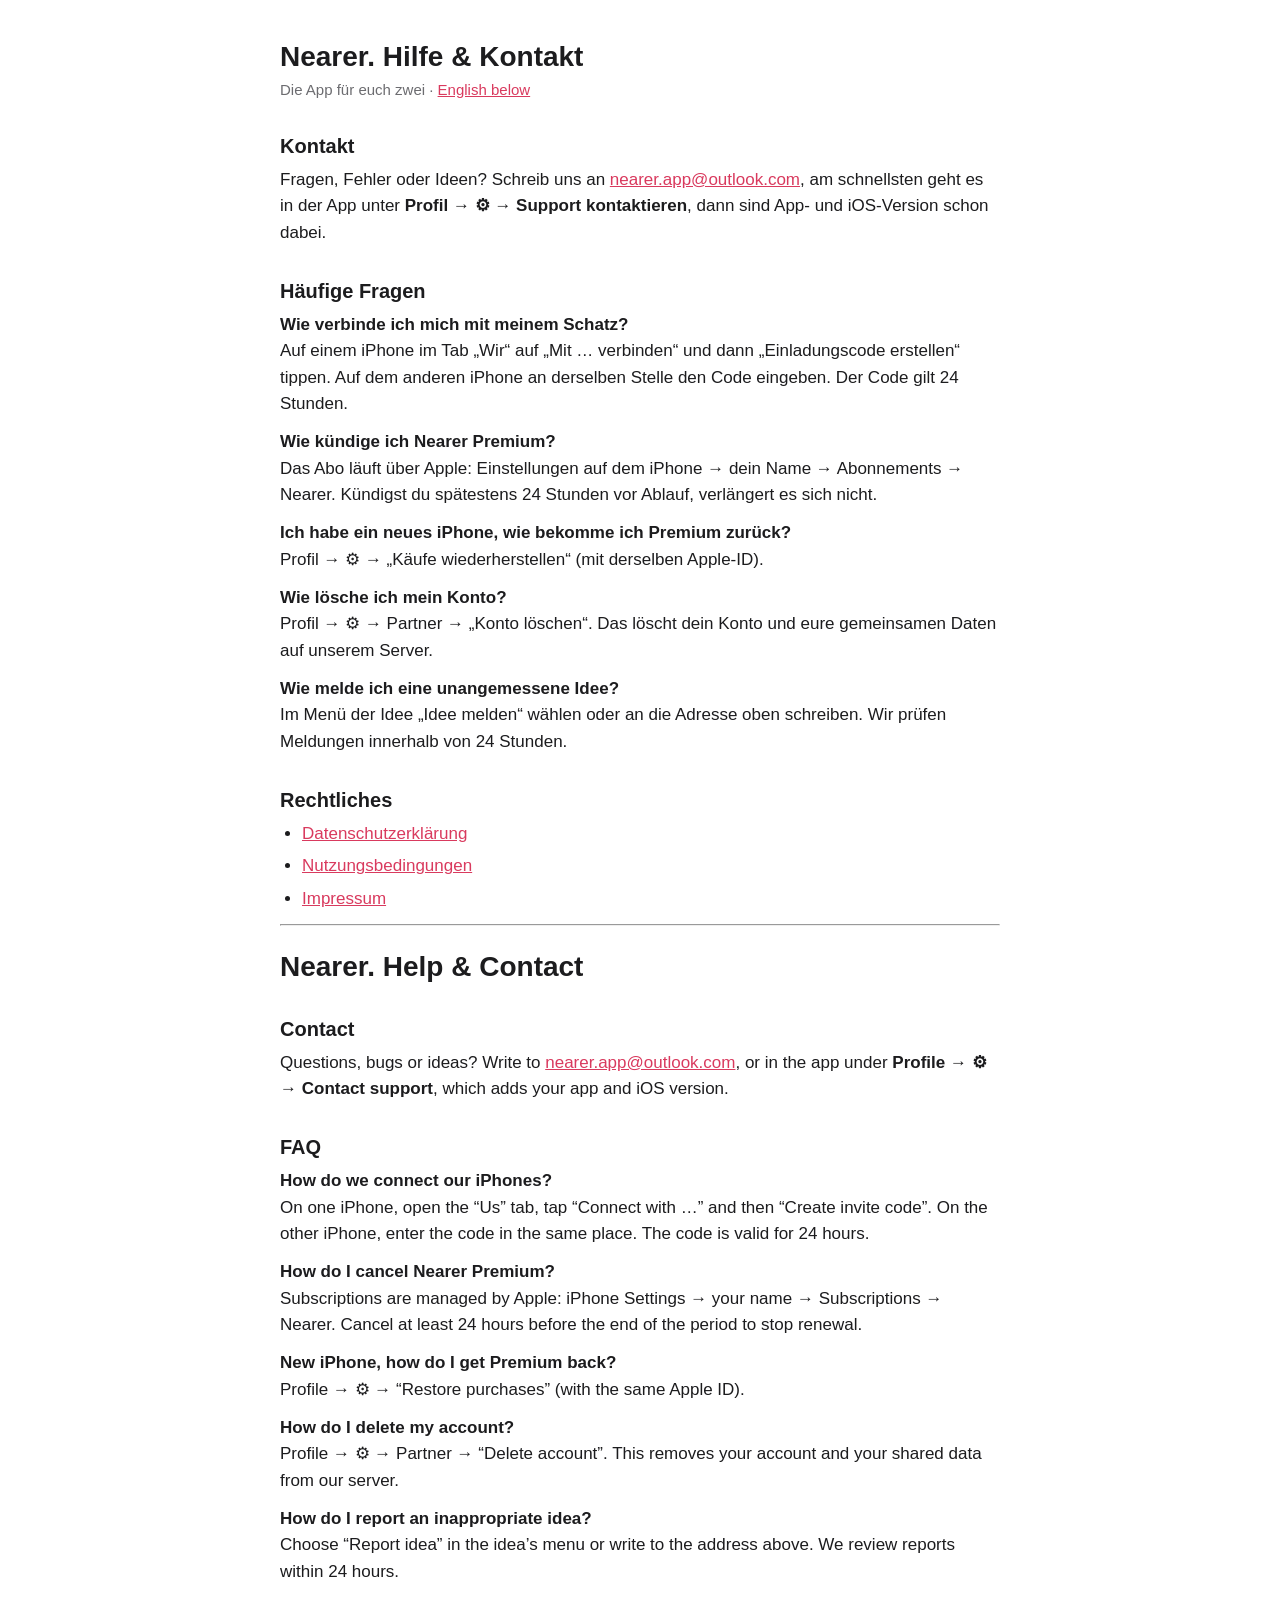
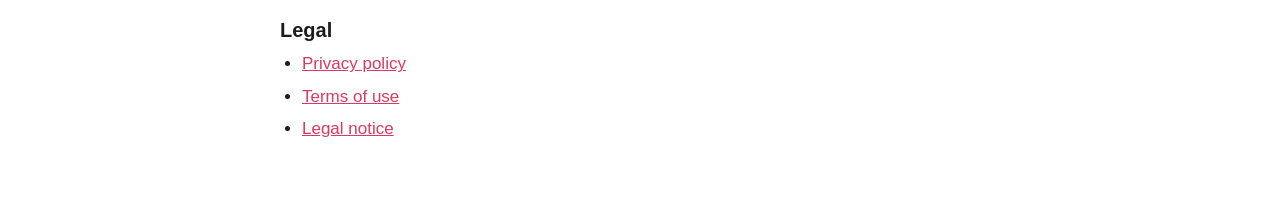
<file: index.html>
<!doctype html>
<html lang="de">
<head>
<meta charset="utf-8">
<meta name="viewport" content="width=device-width, initial-scale=1">
<meta name="color-scheme" content="light dark">
<title>Nearer Support</title>
<meta name="description" content="Hilfe, Kontakt und Rechtstexte zur App Nearer.">
<link rel="stylesheet" href="legal.css">
</head>
<body>

<h1><span class="app-name">Nearer</span>. Hilfe &amp; Kontakt</h1>
<p class="muted">Die App für euch zwei · <a href="#en" lang="en">English below</a></p>

<h2>Kontakt</h2>
<p>Fragen, Fehler oder Ideen? Schreib uns an <a href="mailto:nearer.app@outlook.com">nearer.app@outlook.com</a>, am schnellsten geht es in der App unter <strong>Profil → ⚙︎ → Support kontaktieren</strong>, dann sind App- und iOS-Version schon dabei.</p>

<h2>Häufige Fragen</h2>
<p><strong>Wie verbinde ich mich mit meinem Schatz?</strong><br>
Auf einem iPhone im Tab „Wir“ auf „Mit … verbinden“ und dann „Einladungscode erstellen“ tippen. Auf dem anderen iPhone an derselben Stelle den Code eingeben. Der Code gilt 24 Stunden.</p>
<p><strong>Wie kündige ich Nearer Premium?</strong><br>
Das Abo läuft über Apple: Einstellungen auf dem iPhone → dein Name → Abonnements → Nearer. Kündigst du spätestens 24 Stunden vor Ablauf, verlängert es sich nicht.</p>
<p><strong>Ich habe ein neues iPhone, wie bekomme ich Premium zurück?</strong><br>
Profil → ⚙︎ → „Käufe wiederherstellen“ (mit derselben Apple-ID).</p>
<p><strong>Wie lösche ich mein Konto?</strong><br>
Profil → ⚙︎ → Partner → „Konto löschen“. Das löscht dein Konto und eure gemeinsamen Daten auf unserem Server.</p>
<p><strong>Wie melde ich eine unangemessene Idee?</strong><br>
Im Menü der Idee „Idee melden“ wählen oder an die Adresse oben schreiben. Wir prüfen Meldungen innerhalb von 24 Stunden.</p>

<h2>Rechtliches</h2>
<ul>
  <li><a href="datenschutz.html">Datenschutzerklärung</a></li>
  <li><a href="nutzungsbedingungen.html">Nutzungsbedingungen</a></li>
  <li><a href="impressum.html">Impressum</a></li>
</ul>

<hr>

<section id="en" lang="en">
<h1><span class="app-name">Nearer</span>. Help &amp; Contact</h1>

<h2>Contact</h2>
<p>Questions, bugs or ideas? Write to <a href="mailto:nearer.app@outlook.com">nearer.app@outlook.com</a>, or in the app under <strong>Profile → ⚙︎ → Contact support</strong>, which adds your app and iOS version.</p>

<h2>FAQ</h2>
<p><strong>How do we connect our iPhones?</strong><br>
On one iPhone, open the “Us” tab, tap “Connect with …” and then “Create invite code”. On the other iPhone, enter the code in the same place. The code is valid for 24 hours.</p>
<p><strong>How do I cancel Nearer Premium?</strong><br>
Subscriptions are managed by Apple: iPhone Settings → your name → Subscriptions → Nearer. Cancel at least 24 hours before the end of the period to stop renewal.</p>
<p><strong>New iPhone, how do I get Premium back?</strong><br>
Profile → ⚙︎ → “Restore purchases” (with the same Apple ID).</p>
<p><strong>How do I delete my account?</strong><br>
Profile → ⚙︎ → Partner → “Delete account”. This removes your account and your shared data from our server.</p>
<p><strong>How do I report an inappropriate idea?</strong><br>
Choose “Report idea” in the idea’s menu or write to the address above. We review reports within 24 hours.</p>

<h2>Legal</h2>
<ul>
  <li><a href="datenschutz-en.html">Privacy policy</a></li>
  <li><a href="nutzungsbedingungen-en.html">Terms of use</a></li>
  <li><a href="impressum-en.html">Legal notice</a></li>
</ul>
</section>

</body>
</html>
</file>
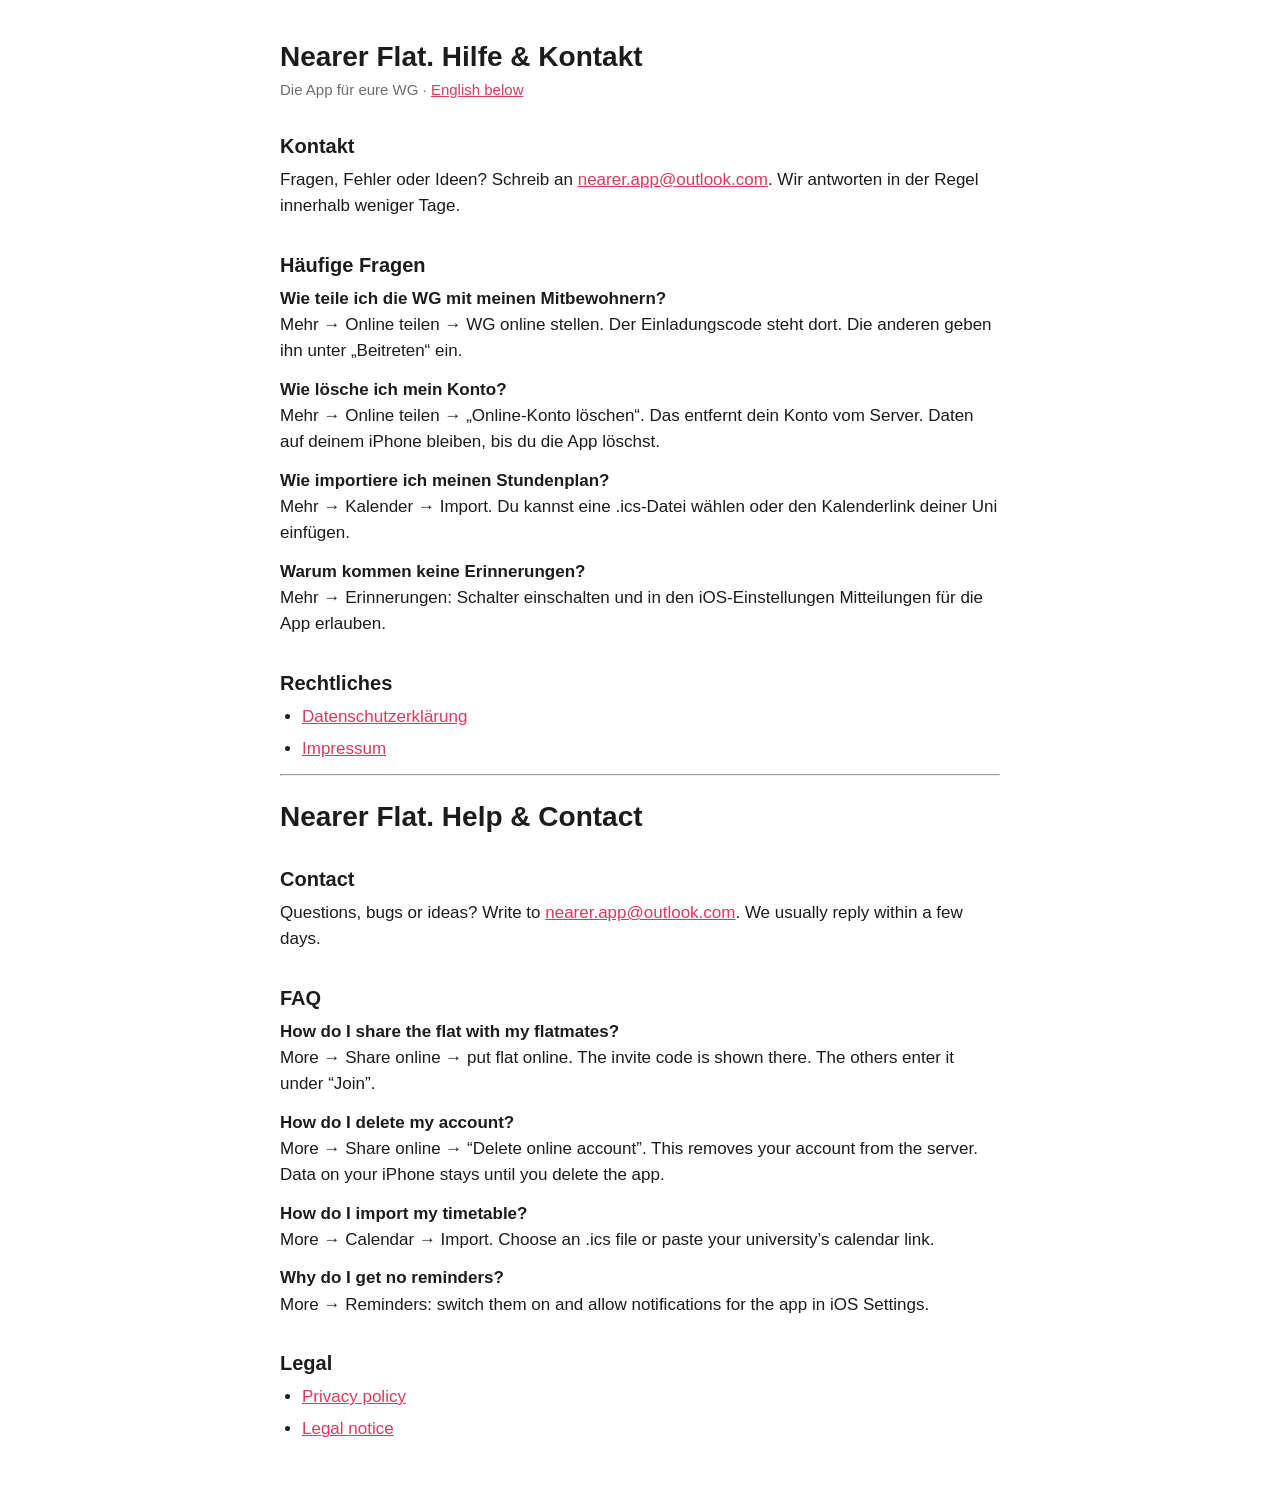
<file: wg/index.html>
<!doctype html>
<html lang="de">
<head>
<meta charset="utf-8">
<meta name="viewport" content="width=device-width, initial-scale=1">
<meta name="color-scheme" content="light dark">
<title>Nearer Flat Support</title>
<meta name="description" content="Hilfe und Kontakt zur App Nearer Flat.">
<link rel="stylesheet" href="../legal.css">
</head>
<body>

<h1><span class="app-name">Nearer Flat</span>. Hilfe &amp; Kontakt</h1>
<p class="muted">Die App für eure WG · <a href="#en" lang="en">English below</a></p>

<h2>Kontakt</h2>
<p>Fragen, Fehler oder Ideen? Schreib an <a href="mailto:nearer.app@outlook.com">nearer.app@outlook.com</a>. Wir antworten in der Regel innerhalb weniger Tage.</p>

<h2>Häufige Fragen</h2>
<p><strong>Wie teile ich die WG mit meinen Mitbewohnern?</strong><br>
Mehr → Online teilen → WG online stellen. Der Einladungscode steht dort. Die anderen geben ihn unter „Beitreten“ ein.</p>
<p><strong>Wie lösche ich mein Konto?</strong><br>
Mehr → Online teilen → „Online-Konto löschen“. Das entfernt dein Konto vom Server. Daten auf deinem iPhone bleiben, bis du die App löschst.</p>
<p><strong>Wie importiere ich meinen Stundenplan?</strong><br>
Mehr → Kalender → Import. Du kannst eine .ics-Datei wählen oder den Kalenderlink deiner Uni einfügen.</p>
<p><strong>Warum kommen keine Erinnerungen?</strong><br>
Mehr → Erinnerungen: Schalter einschalten und in den iOS-Einstellungen Mitteilungen für die App erlauben.</p>

<h2>Rechtliches</h2>
<ul>
  <li><a href="datenschutz.html">Datenschutzerklärung</a></li>
  <li><a href="../impressum.html">Impressum</a></li>
</ul>

<hr>

<section id="en" lang="en">
<h1><span class="app-name">Nearer Flat</span>. Help &amp; Contact</h1>

<h2>Contact</h2>
<p>Questions, bugs or ideas? Write to <a href="mailto:nearer.app@outlook.com">nearer.app@outlook.com</a>. We usually reply within a few days.</p>

<h2>FAQ</h2>
<p><strong>How do I share the flat with my flatmates?</strong><br>
More → Share online → put flat online. The invite code is shown there. The others enter it under “Join”.</p>
<p><strong>How do I delete my account?</strong><br>
More → Share online → “Delete online account”. This removes your account from the server. Data on your iPhone stays until you delete the app.</p>
<p><strong>How do I import my timetable?</strong><br>
More → Calendar → Import. Choose an .ics file or paste your university’s calendar link.</p>
<p><strong>Why do I get no reminders?</strong><br>
More → Reminders: switch them on and allow notifications for the app in iOS Settings.</p>

<h2>Legal</h2>
<ul>
  <li><a href="datenschutz-en.html">Privacy policy</a></li>
  <li><a href="../impressum-en.html">Legal notice</a></li>
</ul>
</section>

</body>
</html>
</file>
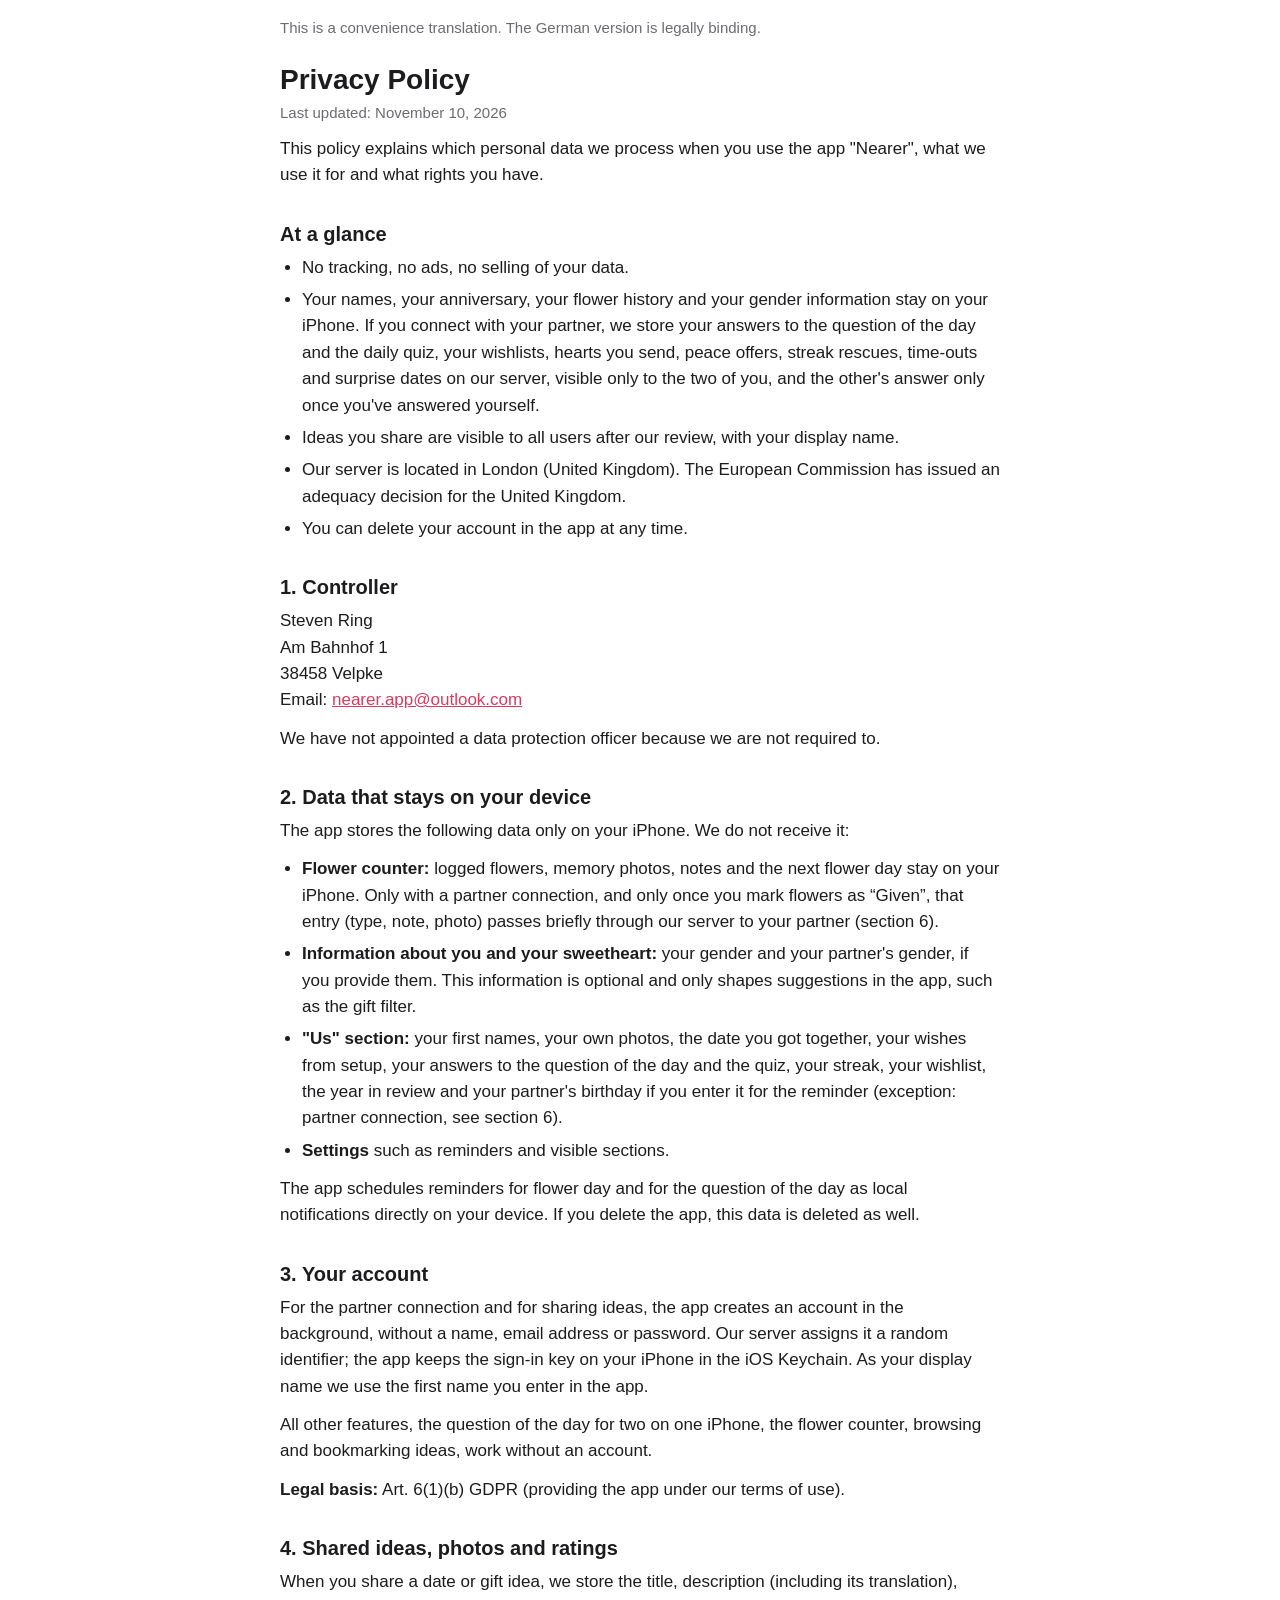
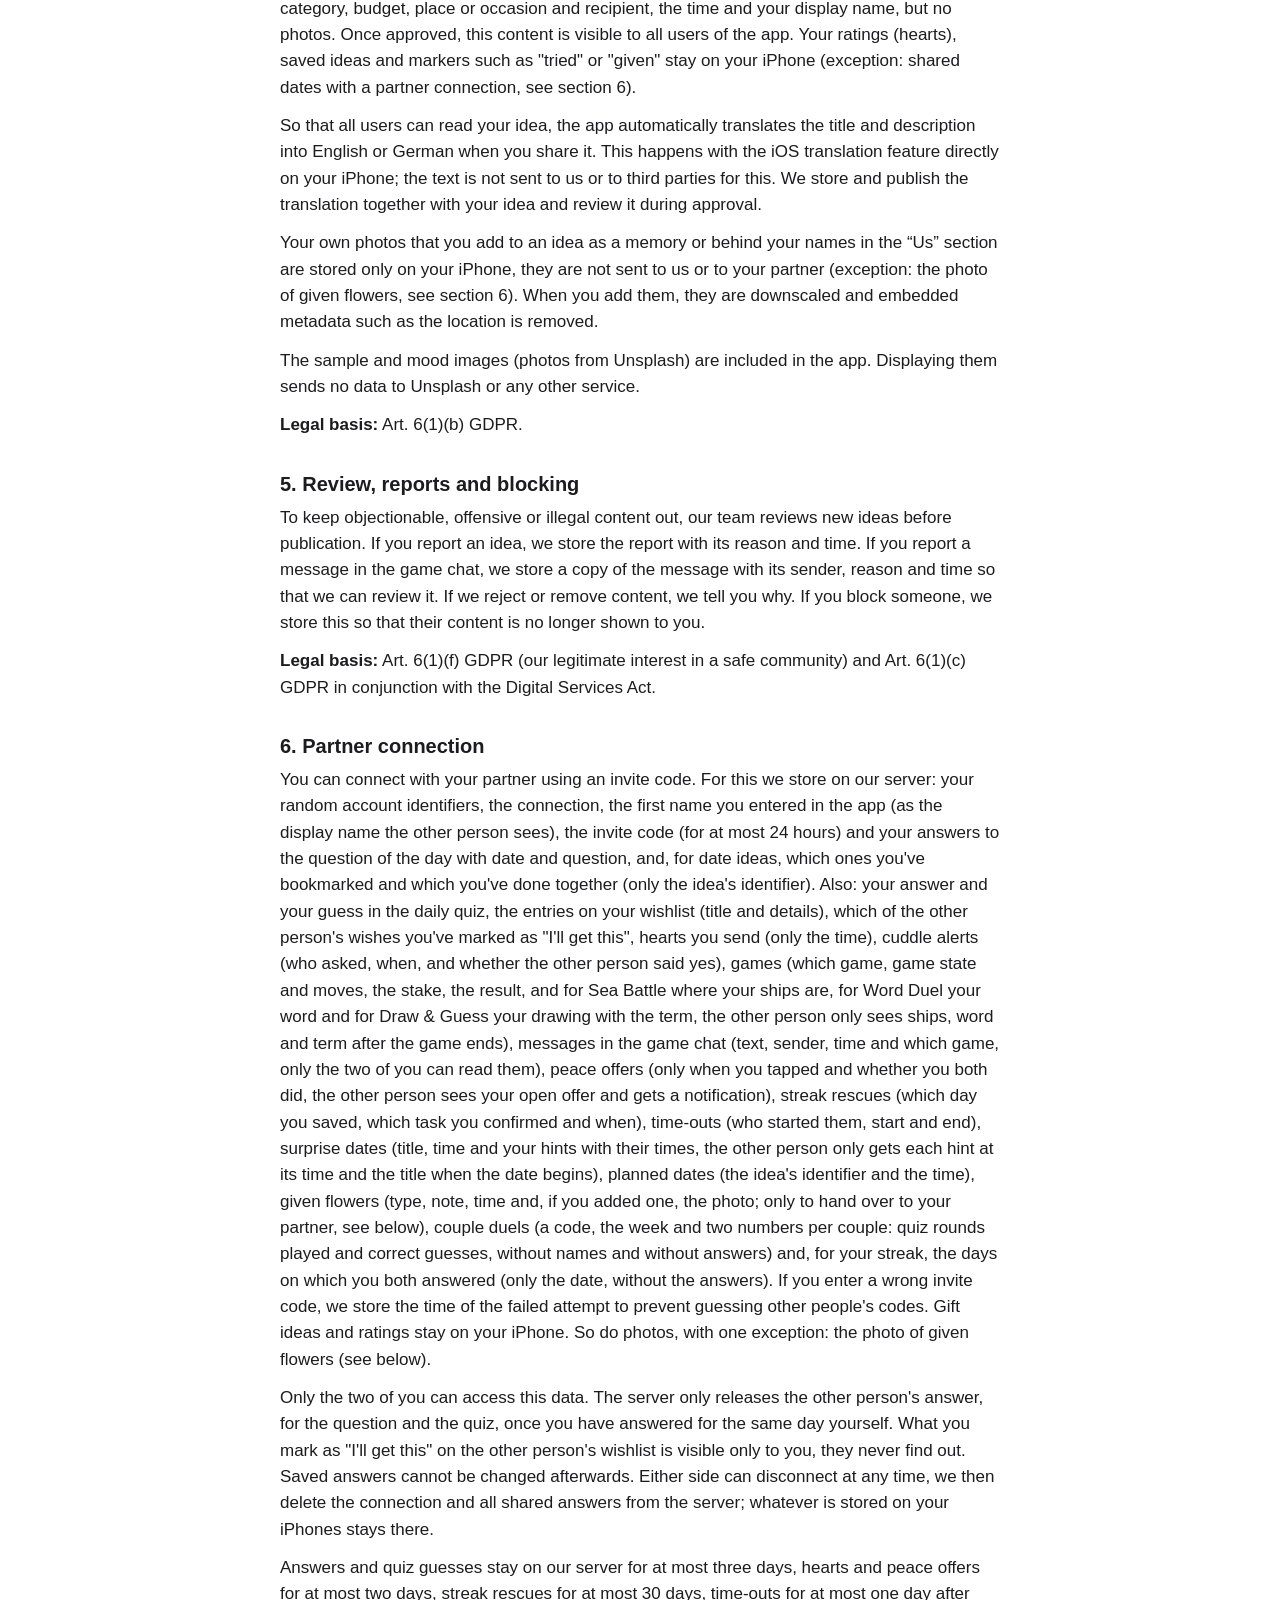
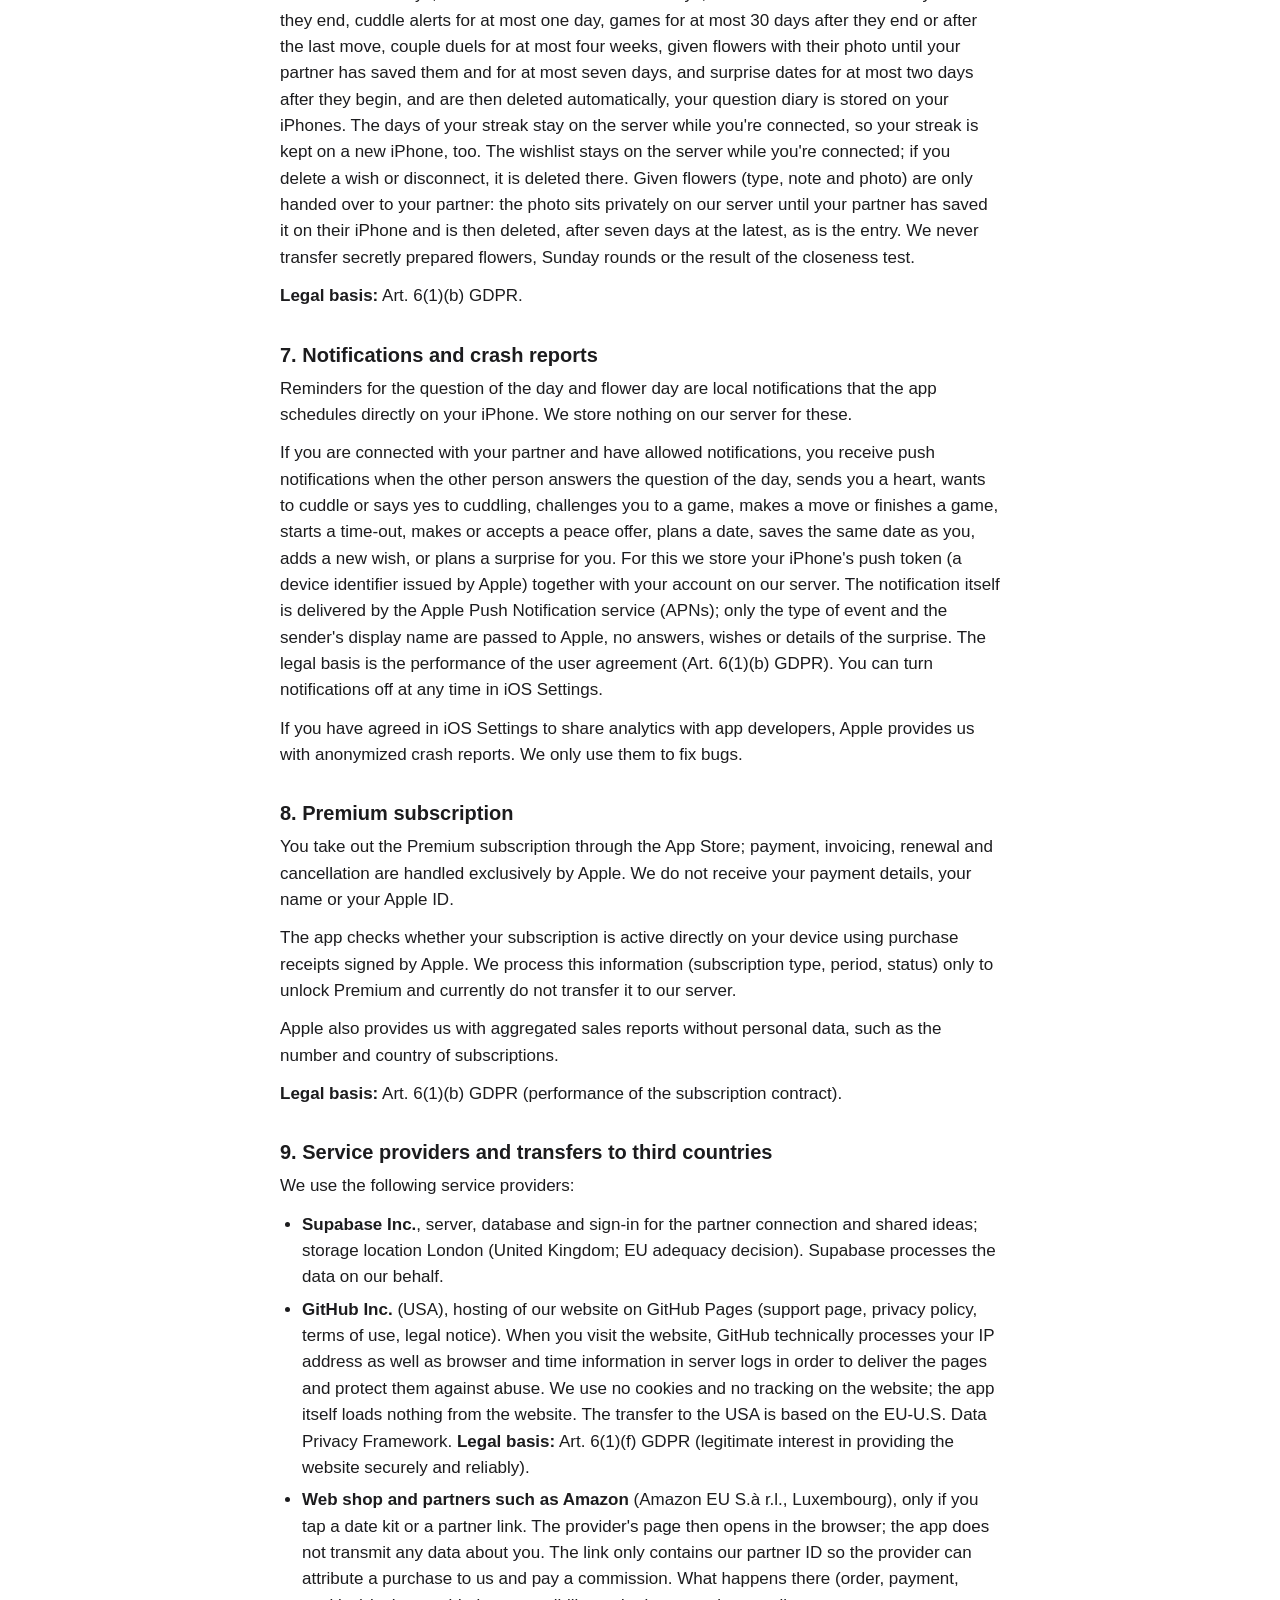
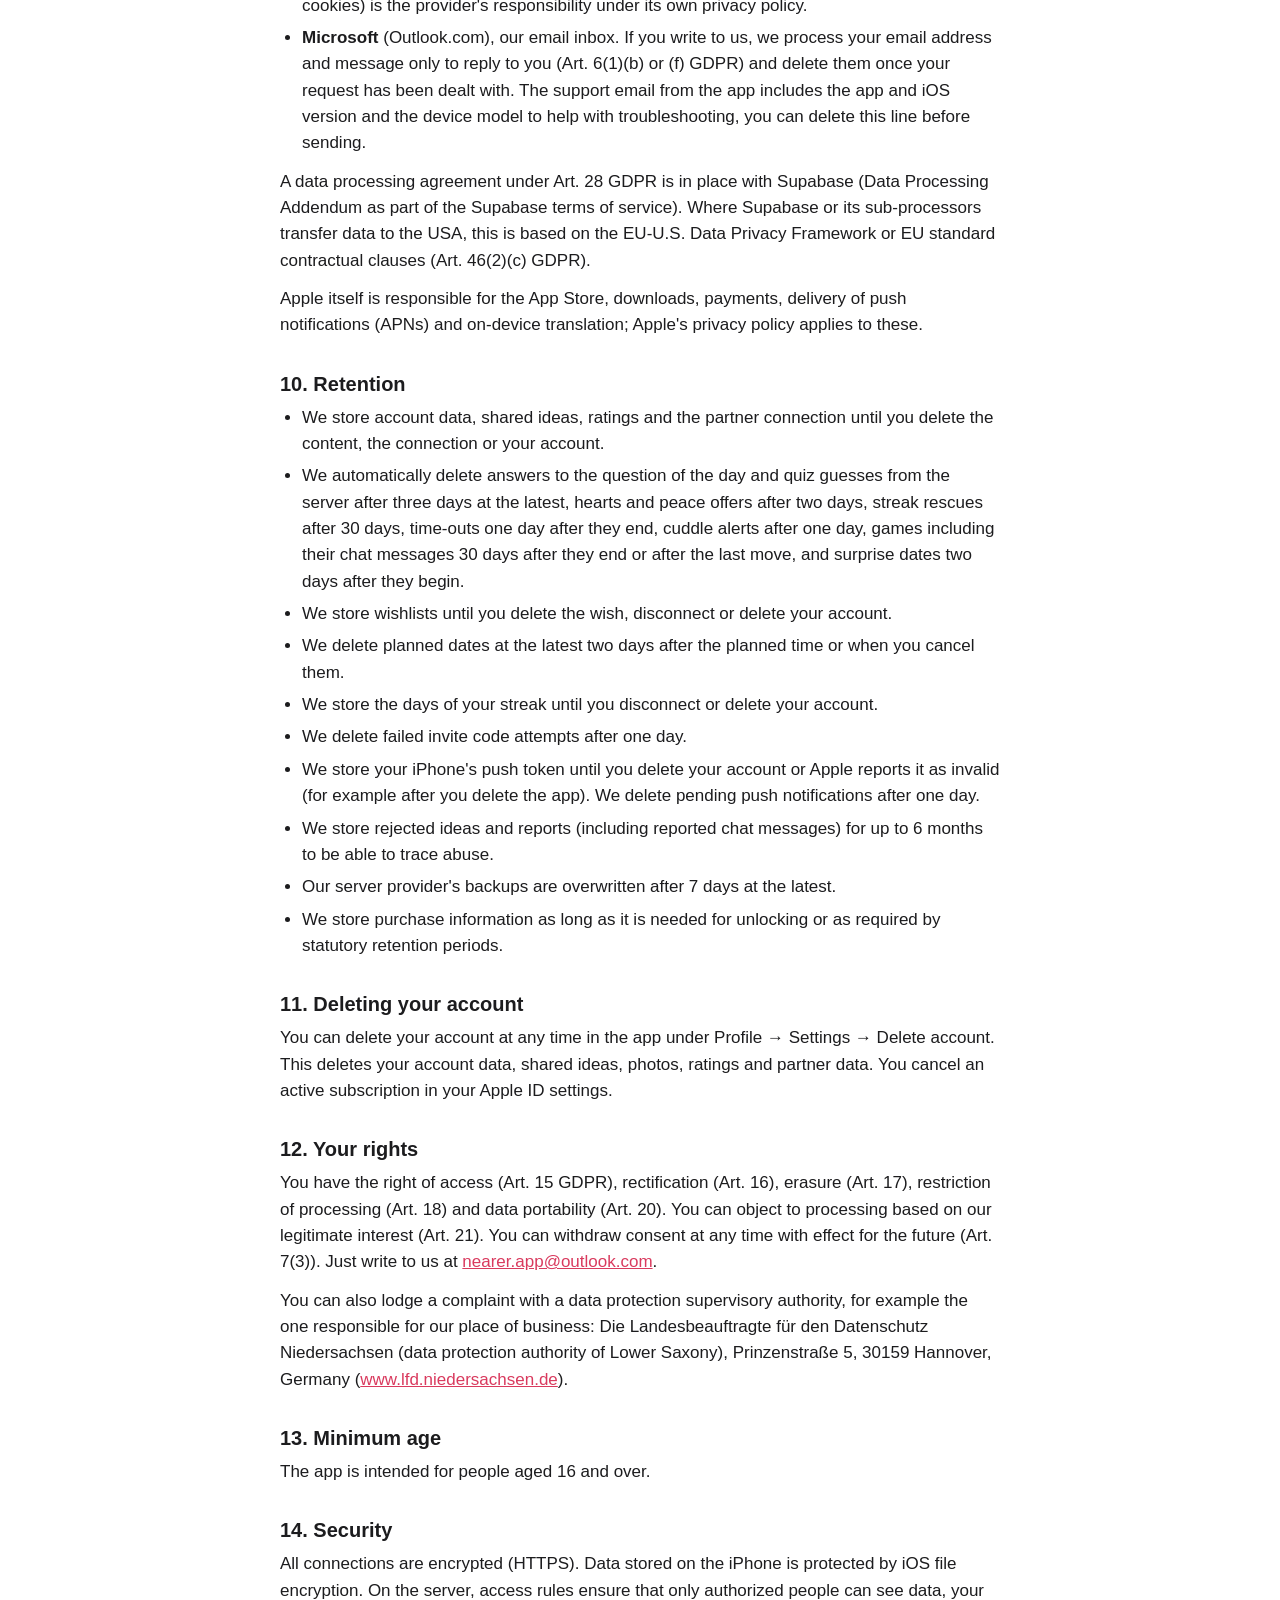
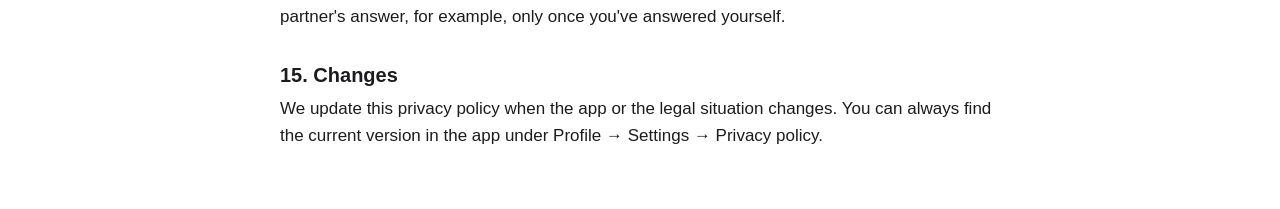
<file: datenschutz-en.html>
<!doctype html>
<html lang="en">
<head>
<meta charset="utf-8">
<meta name="viewport" content="width=device-width, initial-scale=1">
<meta name="color-scheme" content="light dark">
<title>Privacy Policy. Nearer</title>
<link rel="stylesheet" href="legal.css">
</head>
<body>


<p class="muted">This is a convenience translation. The German version is legally binding.</p>

<h1>Privacy Policy</h1>
<p class="muted">Last updated: November 10, 2026</p>

<p>This policy explains which personal data we process when you use the app "<span class="app-name">Nearer</span>", what we use it for and what rights you have.</p>

<h2>At a glance</h2>
<ul>
  <li>No tracking, no ads, no selling of your data.</li>
  <li>Your names, your anniversary, your flower history and your gender information stay on your iPhone. If you connect with your partner, we store your answers to the question of the day and the daily quiz, your wishlists, hearts you send, peace offers, streak rescues, time-outs and surprise dates on our server, visible only to the two of you, and the other's answer only once you've answered yourself.</li>
  <li>Ideas you share are visible to all users after our review, with your display name.</li>
  <li>Our server is located in London (United Kingdom). The European Commission has issued an adequacy decision for the United Kingdom.</li>
  <li>You can delete your account in the app at any time.</li>
</ul>

<h2>1. Controller</h2>
<p>
  Steven Ring<br>
  Am Bahnhof 1<br>
  38458 Velpke<br>
  Email: <a href="mailto:nearer.app@outlook.com">nearer.app@outlook.com</a>
</p>
<p>We have not appointed a data protection officer because we are not required to.</p>

<h2>2. Data that stays on your device</h2>
<p>The app stores the following data only on your iPhone. We do not receive it:</p>
<ul>
  <li><strong>Flower counter:</strong> logged flowers, memory photos, notes and the next flower day stay on your iPhone. Only with a partner connection, and only once you mark flowers as “Given”, that entry (type, note, photo) passes briefly through our server to your partner (section 6).</li>
  <li><strong>Information about you and your sweetheart:</strong> your gender and your partner's gender, if you provide them. This information is optional and only shapes suggestions in the app, such as the gift filter.</li>
  <li><strong>"Us" section:</strong> your first names, your own photos, the date you got together, your wishes from setup, your answers to the question of the day and the quiz, your streak, your wishlist, the year in review and your partner's birthday if you enter it for the reminder (exception: partner connection, see section 6).</li>
  <li><strong>Settings</strong> such as reminders and visible sections.</li>
</ul>
<p>The app schedules reminders for flower day and for the question of the day as local notifications directly on your device. If you delete the app, this data is deleted as well.</p>

<h2>3. Your account</h2>
<p>For the partner connection and for sharing ideas, the app creates an account in the background, without a name, email address or password. Our server assigns it a random identifier; the app keeps the sign-in key on your iPhone in the iOS Keychain. As your display name we use the first name you enter in the app.</p>
<p>All other features, the question of the day for two on one iPhone, the flower counter, browsing and bookmarking ideas, work without an account.</p>
<p><strong>Legal basis:</strong> Art. 6(1)(b) GDPR (providing the app under our terms of use).</p>
<h2>4. Shared ideas, photos and ratings</h2>
<p>When you share a date or gift idea, we store the title, description (including its translation), category, budget, place or occasion and recipient, the time and your display name, but no photos. Once approved, this content is visible to all users of the app. Your ratings (hearts), saved ideas and markers such as "tried" or "given" stay on your iPhone (exception: shared dates with a partner connection, see section 6).</p>
<p>So that all users can read your idea, the app automatically translates the title and description into English or German when you share it. This happens with the iOS translation feature directly on your iPhone; the text is not sent to us or to third parties for this. We store and publish the translation together with your idea and review it during approval.</p>
<p>Your own photos that you add to an idea as a memory or behind your names in the “Us” section are stored only on your iPhone, they are not sent to us or to your partner (exception: the photo of given flowers, see section 6). When you add them, they are downscaled and embedded metadata such as the location is removed.</p>
<p>The sample and mood images (photos from Unsplash) are included in the app. Displaying them sends no data to Unsplash or any other service.</p>
<p><strong>Legal basis:</strong> Art. 6(1)(b) GDPR.</p>

<h2>5. Review, reports and blocking</h2>
<p>To keep objectionable, offensive or illegal content out, our team reviews new ideas before publication. If you report an idea, we store the report with its reason and time. If you report a message in the game chat, we store a copy of the message with its sender, reason and time so that we can review it. If we reject or remove content, we tell you why. If you block someone, we store this so that their content is no longer shown to you.</p>
<p><strong>Legal basis:</strong> Art. 6(1)(f) GDPR (our legitimate interest in a safe community) and Art. 6(1)(c) GDPR in conjunction with the Digital Services Act.</p>

<h2>6. Partner connection</h2>
<p>You can connect with your partner using an invite code. For this we store on our server: your random account identifiers, the connection, the first name you entered in the app (as the display name the other person sees), the invite code (for at most 24 hours) and your answers to the question of the day with date and question, and, for date ideas, which ones you've bookmarked and which you've done together (only the idea's identifier). Also: your answer and your guess in the daily quiz, the entries on your wishlist (title and details), which of the other person's wishes you've marked as "I'll get this", hearts you send (only the time), cuddle alerts (who asked, when, and whether the other person said yes), games (which game, game state and moves, the stake, the result, and for Sea Battle where your ships are, for Word Duel your word and for Draw & Guess your drawing with the term, the other person only sees ships, word and term after the game ends), messages in the game chat (text, sender, time and which game, only the two of you can read them), peace offers (only when you tapped and whether you both did, the other person sees your open offer and gets a notification), streak rescues (which day you saved, which task you confirmed and when), time-outs (who started them, start and end), surprise dates (title, time and your hints with their times, the other person only gets each hint at its time and the title when the date begins), planned dates (the idea's identifier and the time), given flowers (type, note, time and, if you added one, the photo; only to hand over to your partner, see below), couple duels (a code, the week and two numbers per couple: quiz rounds played and correct guesses, without names and without answers) and, for your streak, the days on which you both answered (only the date, without the answers). If you enter a wrong invite code, we store the time of the failed attempt to prevent guessing other people's codes. Gift ideas and ratings stay on your iPhone. So do photos, with one exception: the photo of given flowers (see below).</p>
<p>Only the two of you can access this data. The server only releases the other person's answer, for the question and the quiz, once you have answered for the same day yourself. What you mark as "I'll get this" on the other person's wishlist is visible only to you, they never find out. Saved answers cannot be changed afterwards. Either side can disconnect at any time, we then delete the connection and all shared answers from the server; whatever is stored on your iPhones stays there.</p>
<p>Answers and quiz guesses stay on our server for at most three days, hearts and peace offers for at most two days, streak rescues for at most 30 days, time-outs for at most one day after they end, cuddle alerts for at most one day, games for at most 30 days after they end or after the last move, couple duels for at most four weeks, given flowers with their photo until your partner has saved them and for at most seven days, and surprise dates for at most two days after they begin, and are then deleted automatically, your question diary is stored on your iPhones. The days of your streak stay on the server while you're connected, so your streak is kept on a new iPhone, too. The wishlist stays on the server while you're connected; if you delete a wish or disconnect, it is deleted there. Given flowers (type, note and photo) are only handed over to your partner: the photo sits privately on our server until your partner has saved it on their iPhone and is then deleted, after seven days at the latest, as is the entry. We never transfer secretly prepared flowers, Sunday rounds or the result of the closeness test.</p>
<p><strong>Legal basis:</strong> Art. 6(1)(b) GDPR.</p>

<h2>7. Notifications and crash reports</h2>
<p>Reminders for the question of the day and flower day are local notifications that the app schedules directly on your iPhone. We store nothing on our server for these.</p>
<p>If you are connected with your partner and have allowed notifications, you receive push notifications when the other person answers the question of the day, sends you a heart, wants to cuddle or says yes to cuddling, challenges you to a game, makes a move or finishes a game, starts a time-out, makes or accepts a peace offer, plans a date, saves the same date as you, adds a new wish, or plans a surprise for you. For this we store your iPhone's push token (a device identifier issued by Apple) together with your account on our server. The notification itself is delivered by the Apple Push Notification service (APNs); only the type of event and the sender's display name are passed to Apple, no answers, wishes or details of the surprise. The legal basis is the performance of the user agreement (Art. 6(1)(b) GDPR). You can turn notifications off at any time in iOS Settings.</p>
<p>If you have agreed in iOS Settings to share analytics with app developers, Apple provides us with anonymized crash reports. We only use them to fix bugs.</p>
<h2>8. Premium subscription</h2>
<p>You take out the Premium subscription through the App Store; payment, invoicing, renewal and cancellation are handled exclusively by Apple. We do not receive your payment details, your name or your Apple ID.</p>
<p>The app checks whether your subscription is active directly on your device using purchase receipts signed by Apple. We process this information (subscription type, period, status) only to unlock Premium and currently do not transfer it to our server.</p>
<p>Apple also provides us with aggregated sales reports without personal data, such as the number and country of subscriptions.</p>
<p><strong>Legal basis:</strong> Art. 6(1)(b) GDPR (performance of the subscription contract).</p>

<h2>9. Service providers and transfers to third countries</h2>
<p>We use the following service providers:</p>
<ul>
  <li><strong>Supabase Inc.</strong>, server, database and sign-in for the partner connection and shared ideas; storage location London (United Kingdom; EU adequacy decision). Supabase processes the data on our behalf.</li>
  <li><strong>GitHub Inc.</strong> (USA), hosting of our website on GitHub Pages (support page, privacy policy, terms of use, legal notice). When you visit the website, GitHub technically processes your IP address as well as browser and time information in server logs in order to deliver the pages and protect them against abuse. We use no cookies and no tracking on the website; the app itself loads nothing from the website. The transfer to the USA is based on the EU-U.S. Data Privacy Framework. <strong>Legal basis:</strong> Art. 6(1)(f) GDPR (legitimate interest in providing the website securely and reliably).</li>
  <li><strong>Web shop and partners such as Amazon</strong> (Amazon EU S.à r.l., Luxembourg), only if you tap a date kit or a partner link. The provider's page then opens in the browser; the app does not transmit any data about you. The link only contains our partner ID so the provider can attribute a purchase to us and pay a commission. What happens there (order, payment, cookies) is the provider's responsibility under its own privacy policy.</li>
  <li><strong>Microsoft</strong> (Outlook.com), our email inbox. If you write to us, we process your email address and message only to reply to you (Art. 6(1)(b) or (f) GDPR) and delete them once your request has been dealt with. The support email from the app includes the app and iOS version and the device model to help with troubleshooting, you can delete this line before sending.</li>
</ul>
<p>A data processing agreement under Art. 28 GDPR is in place with Supabase (Data Processing Addendum as part of the Supabase terms of service). Where Supabase or its sub-processors transfer data to the USA, this is based on the EU-U.S. Data Privacy Framework or EU standard contractual clauses (Art. 46(2)(c) GDPR).</p>
<p>Apple itself is responsible for the App Store, downloads, payments, delivery of push notifications (APNs) and on-device translation; Apple's privacy policy applies to these.</p>
<h2>10. Retention</h2>
<ul>
  <li>We store account data, shared ideas, ratings and the partner connection until you delete the content, the connection or your account.</li>
  <li>We automatically delete answers to the question of the day and quiz guesses from the server after three days at the latest, hearts and peace offers after two days, streak rescues after 30 days, time-outs one day after they end, cuddle alerts after one day, games including their chat messages 30 days after they end or after the last move, and surprise dates two days after they begin.</li>
  <li>We store wishlists until you delete the wish, disconnect or delete your account.</li>
  <li>We delete planned dates at the latest two days after the planned time or when you cancel them.</li>
  <li>We store the days of your streak until you disconnect or delete your account.</li>
  <li>We delete failed invite code attempts after one day.</li>
  <li>We store your iPhone's push token until you delete your account or Apple reports it as invalid (for example after you delete the app). We delete pending push notifications after one day.</li>
  <li>We store rejected ideas and reports (including reported chat messages) for up to 6 months to be able to trace abuse.</li>
  <li>Our server provider's backups are overwritten after 7 days at the latest.</li>
  <li>We store purchase information as long as it is needed for unlocking or as required by statutory retention periods.</li>
</ul>

<h2>11. Deleting your account</h2>
<p>You can delete your account at any time in the app under Profile → Settings → Delete account. This deletes your account data, shared ideas, photos, ratings and partner data. You cancel an active subscription in your Apple ID settings.</p>

<h2>12. Your rights</h2>
<p>You have the right of access (Art. 15 GDPR), rectification (Art. 16), erasure (Art. 17), restriction of processing (Art. 18) and data portability (Art. 20). You can object to processing based on our legitimate interest (Art. 21). You can withdraw consent at any time with effect for the future (Art. 7(3)). Just write to us at <a href="mailto:nearer.app@outlook.com">nearer.app@outlook.com</a>.</p>
<p>You can also lodge a complaint with a data protection supervisory authority, for example the one responsible for our place of business: Die Landesbeauftragte für den Datenschutz Niedersachsen (data protection authority of Lower Saxony), Prinzenstraße 5, 30159 Hannover, Germany (<a href="https://www.lfd.niedersachsen.de">www.lfd.niedersachsen.de</a>).</p>

<h2>13. Minimum age</h2>
<p>The app is intended for people aged 16 and over.</p>

<h2>14. Security</h2>
<p>All connections are encrypted (HTTPS). Data stored on the iPhone is protected by iOS file encryption. On the server, access rules ensure that only authorized people can see data, your partner's answer, for example, only once you've answered yourself.</p>

<h2>15. Changes</h2>
<p>We update this privacy policy when the app or the legal situation changes. You can always find the current version in the app under Profile → Settings → Privacy policy.</p>

</body>
</html>
</file>
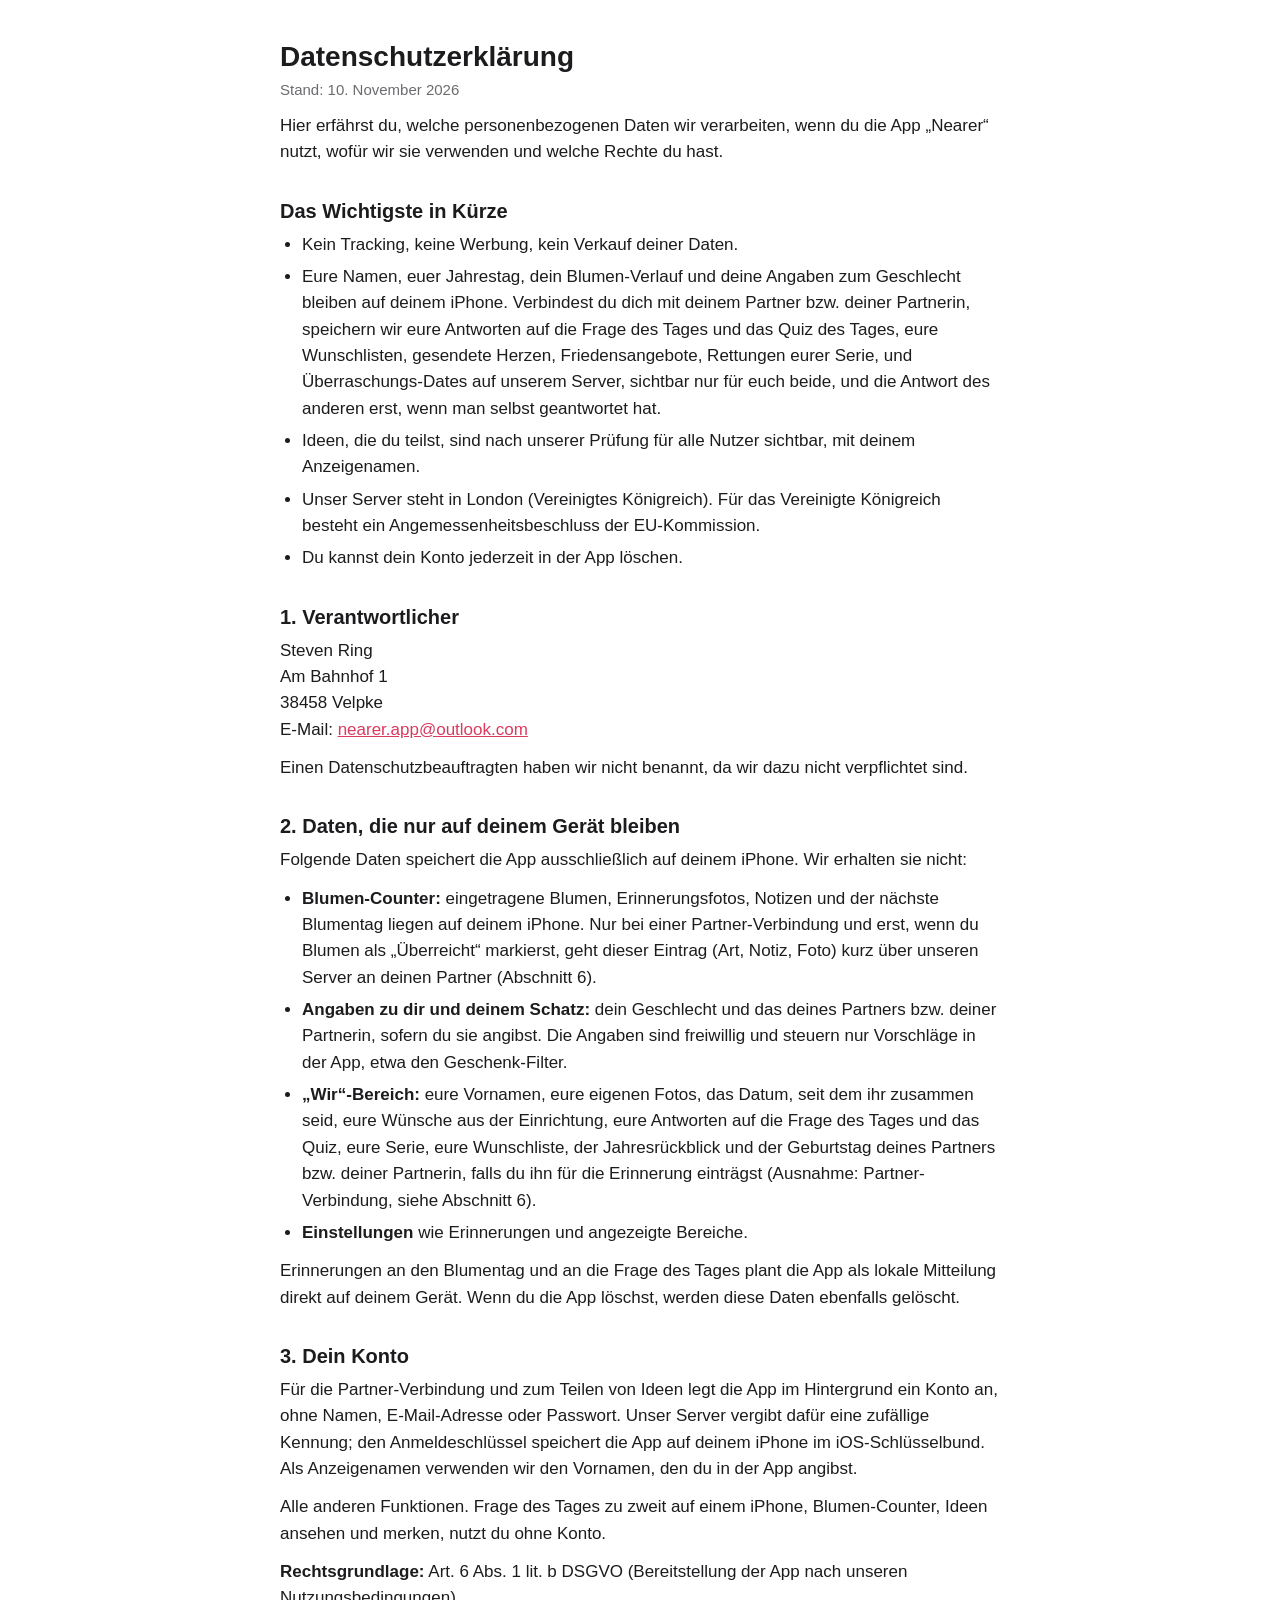
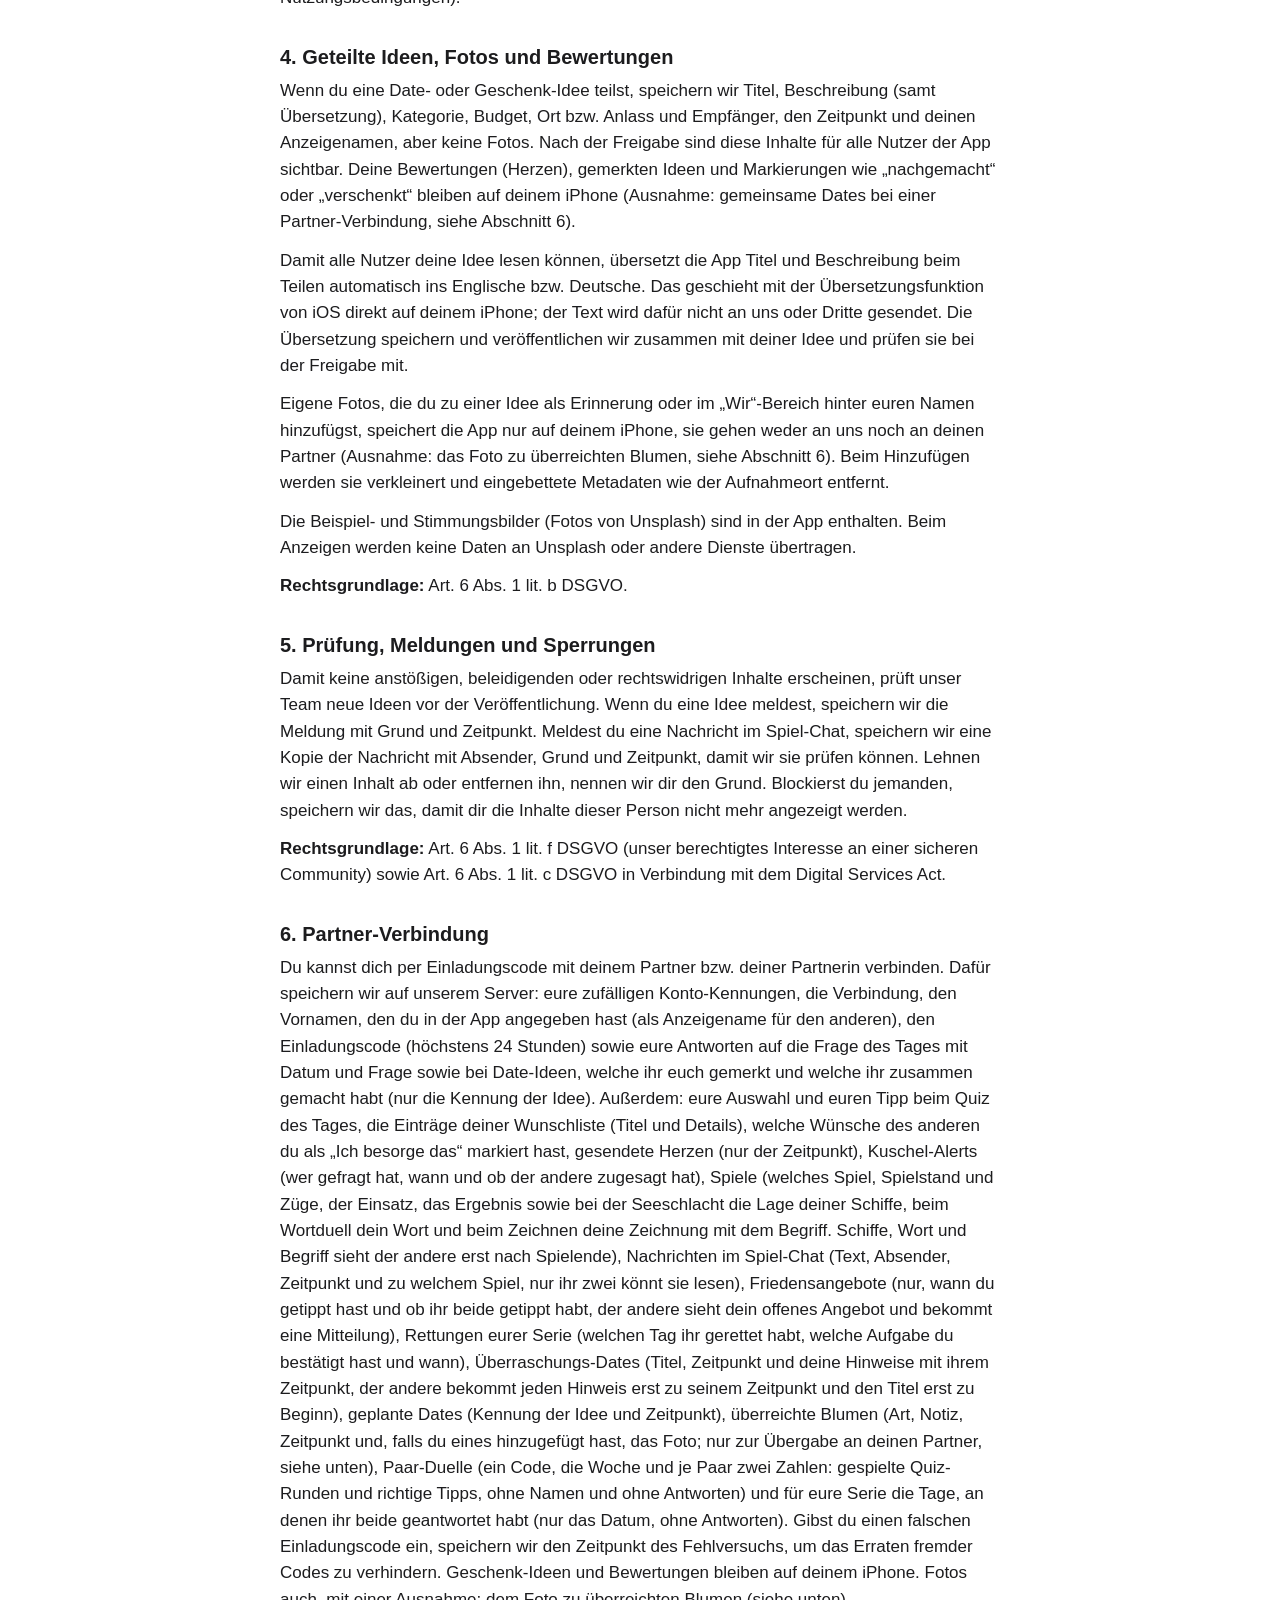
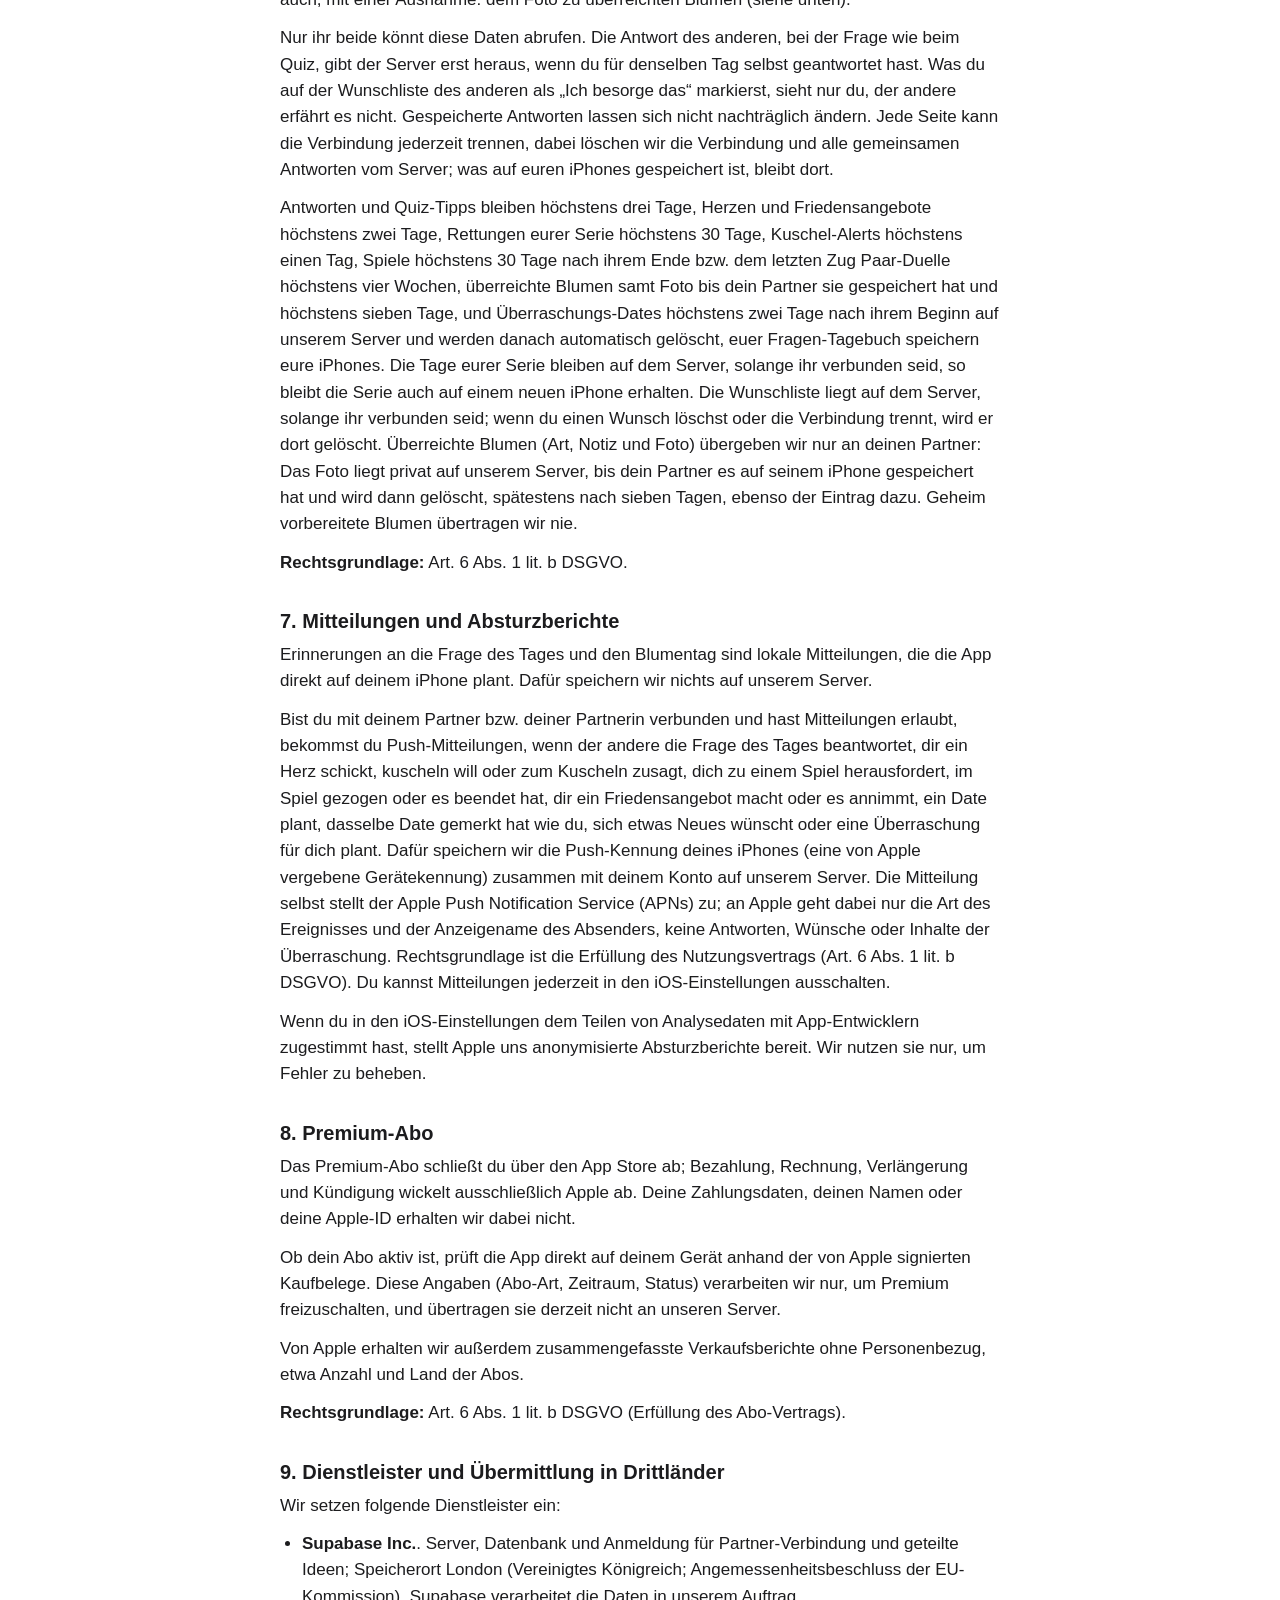
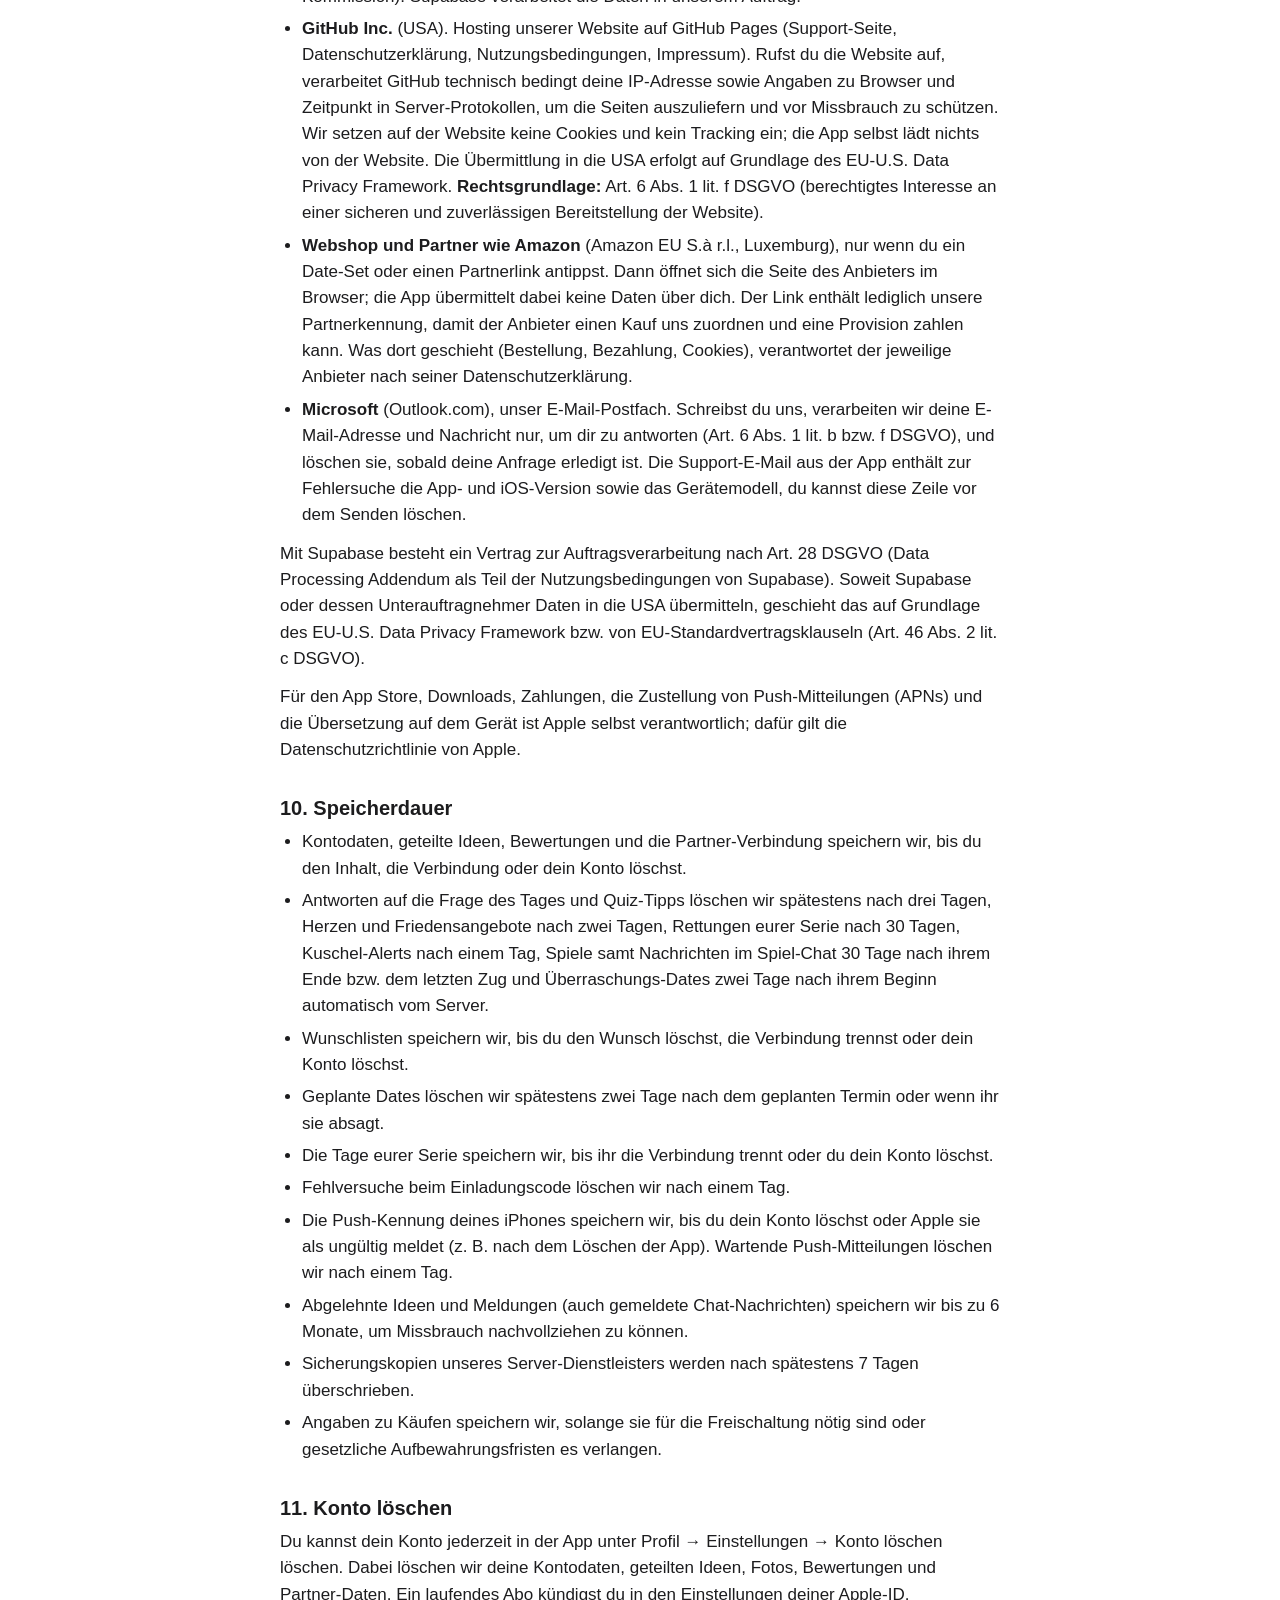
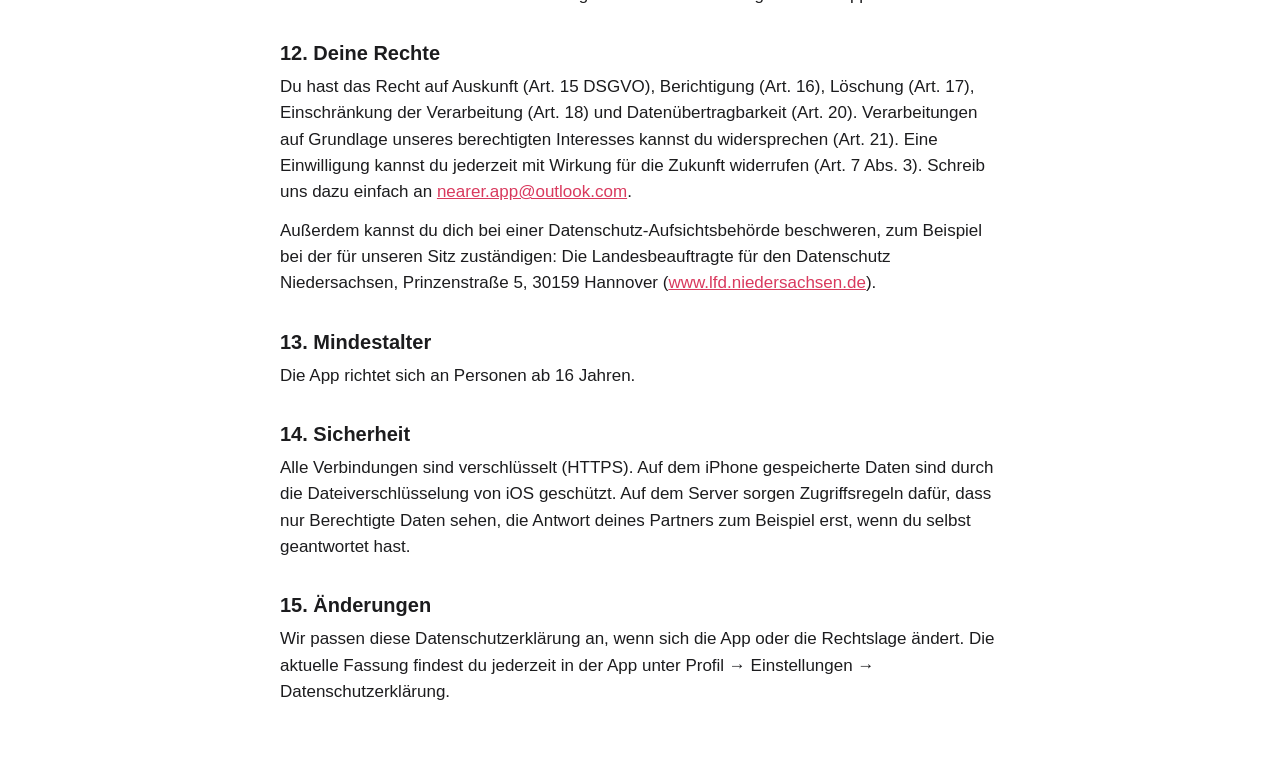
<file: datenschutz.html>
<!doctype html>
<html lang="de">
<head>
<meta charset="utf-8">
<meta name="viewport" content="width=device-width, initial-scale=1">
<meta name="color-scheme" content="light dark">
<title>Datenschutzerklärung. Nearer</title>
<link rel="stylesheet" href="legal.css">
</head>
<body>


<h1>Datenschutzerklärung</h1>
<p class="muted">Stand: 10. November 2026</p>

<p>Hier erfährst du, welche personenbezogenen Daten wir verarbeiten, wenn du die App „<span class="app-name">Nearer</span>“ nutzt, wofür wir sie verwenden und welche Rechte du hast.</p>

<h2>Das Wichtigste in Kürze</h2>
<ul>
  <li>Kein Tracking, keine Werbung, kein Verkauf deiner Daten.</li>
  <li>Eure Namen, euer Jahrestag, dein Blumen-Verlauf und deine Angaben zum Geschlecht bleiben auf deinem iPhone. Verbindest du dich mit deinem Partner bzw. deiner Partnerin, speichern wir eure Antworten auf die Frage des Tages und das Quiz des Tages, eure Wunschlisten, gesendete Herzen, Friedensangebote, Rettungen eurer Serie, und Überraschungs-Dates auf unserem Server, sichtbar nur für euch beide, und die Antwort des anderen erst, wenn man selbst geantwortet hat.</li>
  <li>Ideen, die du teilst, sind nach unserer Prüfung für alle Nutzer sichtbar, mit deinem Anzeigenamen.</li>
  <li>Unser Server steht in London (Vereinigtes Königreich). Für das Vereinigte Königreich besteht ein Angemessenheitsbeschluss der EU-Kommission.</li>
  <li>Du kannst dein Konto jederzeit in der App löschen.</li>
</ul>

<h2>1. Verantwortlicher</h2>
<p>
  Steven Ring<br>
  Am Bahnhof 1<br>
  38458 Velpke<br>
  E-Mail: <a href="mailto:nearer.app@outlook.com">nearer.app@outlook.com</a>
</p>
<p>Einen Datenschutzbeauftragten haben wir nicht benannt, da wir dazu nicht verpflichtet sind.</p>

<h2>2. Daten, die nur auf deinem Gerät bleiben</h2>
<p>Folgende Daten speichert die App ausschließlich auf deinem iPhone. Wir erhalten sie nicht:</p>
<ul>
  <li><strong>Blumen-Counter:</strong> eingetragene Blumen, Erinnerungsfotos, Notizen und der nächste Blumentag liegen auf deinem iPhone. Nur bei einer Partner-Verbindung und erst, wenn du Blumen als „Überreicht“ markierst, geht dieser Eintrag (Art, Notiz, Foto) kurz über unseren Server an deinen Partner (Abschnitt 6).</li>
  <li><strong>Angaben zu dir und deinem Schatz:</strong> dein Geschlecht und das deines Partners bzw. deiner Partnerin, sofern du sie angibst. Die Angaben sind freiwillig und steuern nur Vorschläge in der App, etwa den Geschenk-Filter.</li>
  <li><strong>„Wir“-Bereich:</strong> eure Vornamen, eure eigenen Fotos, das Datum, seit dem ihr zusammen seid, eure Wünsche aus der Einrichtung, eure Antworten auf die Frage des Tages und das Quiz, eure Serie, eure Wunschliste, der Jahresrückblick und der Geburtstag deines Partners bzw. deiner Partnerin, falls du ihn für die Erinnerung einträgst (Ausnahme: Partner-Verbindung, siehe Abschnitt 6).</li>
  <li><strong>Einstellungen</strong> wie Erinnerungen und angezeigte Bereiche.</li>
</ul>
<p>Erinnerungen an den Blumentag und an die Frage des Tages plant die App als lokale Mitteilung direkt auf deinem Gerät. Wenn du die App löschst, werden diese Daten ebenfalls gelöscht.</p>

<h2>3. Dein Konto</h2>
<p>Für die Partner-Verbindung und zum Teilen von Ideen legt die App im Hintergrund ein Konto an, ohne Namen, E-Mail-Adresse oder Passwort. Unser Server vergibt dafür eine zufällige Kennung; den Anmeldeschlüssel speichert die App auf deinem iPhone im iOS-Schlüsselbund. Als Anzeigenamen verwenden wir den Vornamen, den du in der App angibst.</p>
<p>Alle anderen Funktionen. Frage des Tages zu zweit auf einem iPhone, Blumen-Counter, Ideen ansehen und merken, nutzt du ohne Konto.</p>
<p><strong>Rechtsgrundlage:</strong> Art. 6 Abs. 1 lit. b DSGVO (Bereitstellung der App nach unseren Nutzungsbedingungen).</p>
<h2>4. Geteilte Ideen, Fotos und Bewertungen</h2>
<p>Wenn du eine Date- oder Geschenk-Idee teilst, speichern wir Titel, Beschreibung (samt Übersetzung), Kategorie, Budget, Ort bzw. Anlass und Empfänger, den Zeitpunkt und deinen Anzeigenamen, aber keine Fotos. Nach der Freigabe sind diese Inhalte für alle Nutzer der App sichtbar. Deine Bewertungen (Herzen), gemerkten Ideen und Markierungen wie „nachgemacht“ oder „verschenkt“ bleiben auf deinem iPhone (Ausnahme: gemeinsame Dates bei einer Partner-Verbindung, siehe Abschnitt 6).</p>
<p>Damit alle Nutzer deine Idee lesen können, übersetzt die App Titel und Beschreibung beim Teilen automatisch ins Englische bzw. Deutsche. Das geschieht mit der Übersetzungsfunktion von iOS direkt auf deinem iPhone; der Text wird dafür nicht an uns oder Dritte gesendet. Die Übersetzung speichern und veröffentlichen wir zusammen mit deiner Idee und prüfen sie bei der Freigabe mit.</p>
<p>Eigene Fotos, die du zu einer Idee als Erinnerung oder im „Wir“-Bereich hinter euren Namen hinzufügst, speichert die App nur auf deinem iPhone, sie gehen weder an uns noch an deinen Partner (Ausnahme: das Foto zu überreichten Blumen, siehe Abschnitt 6). Beim Hinzufügen werden sie verkleinert und eingebettete Metadaten wie der Aufnahmeort entfernt.</p>
<p>Die Beispiel- und Stimmungsbilder (Fotos von Unsplash) sind in der App enthalten. Beim Anzeigen werden keine Daten an Unsplash oder andere Dienste übertragen.</p>
<p><strong>Rechtsgrundlage:</strong> Art. 6 Abs. 1 lit. b DSGVO.</p>

<h2>5. Prüfung, Meldungen und Sperrungen</h2>
<p>Damit keine anstößigen, beleidigenden oder rechtswidrigen Inhalte erscheinen, prüft unser Team neue Ideen vor der Veröffentlichung. Wenn du eine Idee meldest, speichern wir die Meldung mit Grund und Zeitpunkt. Meldest du eine Nachricht im Spiel-Chat, speichern wir eine Kopie der Nachricht mit Absender, Grund und Zeitpunkt, damit wir sie prüfen können. Lehnen wir einen Inhalt ab oder entfernen ihn, nennen wir dir den Grund. Blockierst du jemanden, speichern wir das, damit dir die Inhalte dieser Person nicht mehr angezeigt werden.</p>
<p><strong>Rechtsgrundlage:</strong> Art. 6 Abs. 1 lit. f DSGVO (unser berechtigtes Interesse an einer sicheren Community) sowie Art. 6 Abs. 1 lit. c DSGVO in Verbindung mit dem Digital Services Act.</p>

<h2>6. Partner-Verbindung</h2>
<p>Du kannst dich per Einladungscode mit deinem Partner bzw. deiner Partnerin verbinden. Dafür speichern wir auf unserem Server: eure zufälligen Konto-Kennungen, die Verbindung, den Vornamen, den du in der App angegeben hast (als Anzeigename für den anderen), den Einladungscode (höchstens 24 Stunden) sowie eure Antworten auf die Frage des Tages mit Datum und Frage sowie bei Date-Ideen, welche ihr euch gemerkt und welche ihr zusammen gemacht habt (nur die Kennung der Idee). Außerdem: eure Auswahl und euren Tipp beim Quiz des Tages, die Einträge deiner Wunschliste (Titel und Details), welche Wünsche des anderen du als „Ich besorge das“ markiert hast, gesendete Herzen (nur der Zeitpunkt), Kuschel-Alerts (wer gefragt hat, wann und ob der andere zugesagt hat), Spiele (welches Spiel, Spielstand und Züge, der Einsatz, das Ergebnis sowie bei der Seeschlacht die Lage deiner Schiffe, beim Wortduell dein Wort und beim Zeichnen deine Zeichnung mit dem Begriff. Schiffe, Wort und Begriff sieht der andere erst nach Spielende), Nachrichten im Spiel-Chat (Text, Absender, Zeitpunkt und zu welchem Spiel, nur ihr zwei könnt sie lesen), Friedensangebote (nur, wann du getippt hast und ob ihr beide getippt habt, der andere sieht dein offenes Angebot und bekommt eine Mitteilung), Rettungen eurer Serie (welchen Tag ihr gerettet habt, welche Aufgabe du bestätigt hast und wann), Überraschungs-Dates (Titel, Zeitpunkt und deine Hinweise mit ihrem Zeitpunkt, der andere bekommt jeden Hinweis erst zu seinem Zeitpunkt und den Titel erst zu Beginn), geplante Dates (Kennung der Idee und Zeitpunkt), überreichte Blumen (Art, Notiz, Zeitpunkt und, falls du eines hinzugefügt hast, das Foto; nur zur Übergabe an deinen Partner, siehe unten), Paar-Duelle (ein Code, die Woche und je Paar zwei Zahlen: gespielte Quiz-Runden und richtige Tipps, ohne Namen und ohne Antworten) und für eure Serie die Tage, an denen ihr beide geantwortet habt (nur das Datum, ohne Antworten). Gibst du einen falschen Einladungscode ein, speichern wir den Zeitpunkt des Fehlversuchs, um das Erraten fremder Codes zu verhindern. Geschenk-Ideen und Bewertungen bleiben auf deinem iPhone. Fotos auch, mit einer Ausnahme: dem Foto zu überreichten Blumen (siehe unten).</p>
<p>Nur ihr beide könnt diese Daten abrufen. Die Antwort des anderen, bei der Frage wie beim Quiz, gibt der Server erst heraus, wenn du für denselben Tag selbst geantwortet hast. Was du auf der Wunschliste des anderen als „Ich besorge das“ markierst, sieht nur du, der andere erfährt es nicht. Gespeicherte Antworten lassen sich nicht nachträglich ändern. Jede Seite kann die Verbindung jederzeit trennen, dabei löschen wir die Verbindung und alle gemeinsamen Antworten vom Server; was auf euren iPhones gespeichert ist, bleibt dort.</p>
<p>Antworten und Quiz-Tipps bleiben höchstens drei Tage, Herzen und Friedensangebote höchstens zwei Tage, Rettungen eurer Serie höchstens 30 Tage, Kuschel-Alerts höchstens einen Tag, Spiele höchstens 30 Tage nach ihrem Ende bzw. dem letzten Zug Paar-Duelle höchstens vier Wochen, überreichte Blumen samt Foto bis dein Partner sie gespeichert hat und höchstens sieben Tage, und Überraschungs-Dates höchstens zwei Tage nach ihrem Beginn auf unserem Server und werden danach automatisch gelöscht, euer Fragen-Tagebuch speichern eure iPhones. Die Tage eurer Serie bleiben auf dem Server, solange ihr verbunden seid, so bleibt die Serie auch auf einem neuen iPhone erhalten. Die Wunschliste liegt auf dem Server, solange ihr verbunden seid; wenn du einen Wunsch löschst oder die Verbindung trennt, wird er dort gelöscht. Überreichte Blumen (Art, Notiz und Foto) übergeben wir nur an deinen Partner: Das Foto liegt privat auf unserem Server, bis dein Partner es auf seinem iPhone gespeichert hat und wird dann gelöscht, spätestens nach sieben Tagen, ebenso der Eintrag dazu. Geheim vorbereitete Blumen übertragen wir nie.</p>
<p><strong>Rechtsgrundlage:</strong> Art. 6 Abs. 1 lit. b DSGVO.</p>

<h2>7. Mitteilungen und Absturzberichte</h2>
<p>Erinnerungen an die Frage des Tages und den Blumentag sind lokale Mitteilungen, die die App direkt auf deinem iPhone plant. Dafür speichern wir nichts auf unserem Server.</p>
<p>Bist du mit deinem Partner bzw. deiner Partnerin verbunden und hast Mitteilungen erlaubt, bekommst du Push-Mitteilungen, wenn der andere die Frage des Tages beantwortet, dir ein Herz schickt, kuscheln will oder zum Kuscheln zusagt, dich zu einem Spiel herausfordert, im Spiel gezogen oder es beendet hat, dir ein Friedensangebot macht oder es annimmt, ein Date plant, dasselbe Date gemerkt hat wie du, sich etwas Neues wünscht oder eine Überraschung für dich plant. Dafür speichern wir die Push-Kennung deines iPhones (eine von Apple vergebene Gerätekennung) zusammen mit deinem Konto auf unserem Server. Die Mitteilung selbst stellt der Apple Push Notification Service (APNs) zu; an Apple geht dabei nur die Art des Ereignisses und der Anzeigename des Absenders, keine Antworten, Wünsche oder Inhalte der Überraschung. Rechtsgrundlage ist die Erfüllung des Nutzungsvertrags (Art. 6 Abs. 1 lit. b DSGVO). Du kannst Mitteilungen jederzeit in den iOS-Einstellungen ausschalten.</p>
<p>Wenn du in den iOS-Einstellungen dem Teilen von Analysedaten mit App-Entwicklern zugestimmt hast, stellt Apple uns anonymisierte Absturzberichte bereit. Wir nutzen sie nur, um Fehler zu beheben.</p>
<h2>8. Premium-Abo</h2>
<p>Das Premium-Abo schließt du über den App Store ab; Bezahlung, Rechnung, Verlängerung und Kündigung wickelt ausschließlich Apple ab. Deine Zahlungsdaten, deinen Namen oder deine Apple-ID erhalten wir dabei nicht.</p>
<p>Ob dein Abo aktiv ist, prüft die App direkt auf deinem Gerät anhand der von Apple signierten Kaufbelege. Diese Angaben (Abo-Art, Zeitraum, Status) verarbeiten wir nur, um Premium freizuschalten, und übertragen sie derzeit nicht an unseren Server.</p>
<p>Von Apple erhalten wir außerdem zusammengefasste Verkaufsberichte ohne Personenbezug, etwa Anzahl und Land der Abos.</p>
<p><strong>Rechtsgrundlage:</strong> Art. 6 Abs. 1 lit. b DSGVO (Erfüllung des Abo-Vertrags).</p>

<h2>9. Dienstleister und Übermittlung in Drittländer</h2>
<p>Wir setzen folgende Dienstleister ein:</p>
<ul>
  <li><strong>Supabase Inc.</strong>. Server, Datenbank und Anmeldung für Partner-Verbindung und geteilte Ideen; Speicherort London (Vereinigtes Königreich; Angemessenheitsbeschluss der EU-Kommission). Supabase verarbeitet die Daten in unserem Auftrag.</li>
  <li><strong>GitHub Inc.</strong> (USA). Hosting unserer Website auf GitHub Pages (Support-Seite, Datenschutzerklärung, Nutzungsbedingungen, Impressum). Rufst du die Website auf, verarbeitet GitHub technisch bedingt deine IP-Adresse sowie Angaben zu Browser und Zeitpunkt in Server-Protokollen, um die Seiten auszuliefern und vor Missbrauch zu schützen. Wir setzen auf der Website keine Cookies und kein Tracking ein; die App selbst lädt nichts von der Website. Die Übermittlung in die USA erfolgt auf Grundlage des EU-U.S. Data Privacy Framework. <strong>Rechtsgrundlage:</strong> Art. 6 Abs. 1 lit. f DSGVO (berechtigtes Interesse an einer sicheren und zuverlässigen Bereitstellung der Website).</li>
  <li><strong>Webshop und Partner wie Amazon</strong> (Amazon EU S.à r.l., Luxemburg), nur wenn du ein Date-Set oder einen Partnerlink antippst. Dann öffnet sich die Seite des Anbieters im Browser; die App übermittelt dabei keine Daten über dich. Der Link enthält lediglich unsere Partnerkennung, damit der Anbieter einen Kauf uns zuordnen und eine Provision zahlen kann. Was dort geschieht (Bestellung, Bezahlung, Cookies), verantwortet der jeweilige Anbieter nach seiner Datenschutzerklärung.</li>
  <li><strong>Microsoft</strong> (Outlook.com), unser E-Mail-Postfach. Schreibst du uns, verarbeiten wir deine E-Mail-Adresse und Nachricht nur, um dir zu antworten (Art. 6 Abs. 1 lit. b bzw. f DSGVO), und löschen sie, sobald deine Anfrage erledigt ist. Die Support-E-Mail aus der App enthält zur Fehlersuche die App- und iOS-Version sowie das Gerätemodell, du kannst diese Zeile vor dem Senden löschen.</li>
</ul>
<p>Mit Supabase besteht ein Vertrag zur Auftragsverarbeitung nach Art. 28 DSGVO (Data Processing Addendum als Teil der Nutzungsbedingungen von Supabase). Soweit Supabase oder dessen Unterauftragnehmer Daten in die USA übermitteln, geschieht das auf Grundlage des EU-U.S. Data Privacy Framework bzw. von EU-Standardvertragsklauseln (Art. 46 Abs. 2 lit. c DSGVO).</p>
<p>Für den App Store, Downloads, Zahlungen, die Zustellung von Push-Mitteilungen (APNs) und die Übersetzung auf dem Gerät ist Apple selbst verantwortlich; dafür gilt die Datenschutzrichtlinie von Apple.</p>
<h2>10. Speicherdauer</h2>
<ul>
  <li>Kontodaten, geteilte Ideen, Bewertungen und die Partner-Verbindung speichern wir, bis du den Inhalt, die Verbindung oder dein Konto löschst.</li>
  <li>Antworten auf die Frage des Tages und Quiz-Tipps löschen wir spätestens nach drei Tagen, Herzen und Friedensangebote nach zwei Tagen, Rettungen eurer Serie nach 30 Tagen, Kuschel-Alerts nach einem Tag, Spiele samt Nachrichten im Spiel-Chat 30 Tage nach ihrem Ende bzw. dem letzten Zug und Überraschungs-Dates zwei Tage nach ihrem Beginn automatisch vom Server.</li>
  <li>Wunschlisten speichern wir, bis du den Wunsch löschst, die Verbindung trennst oder dein Konto löschst.</li>
  <li>Geplante Dates löschen wir spätestens zwei Tage nach dem geplanten Termin oder wenn ihr sie absagt.</li>
  <li>Die Tage eurer Serie speichern wir, bis ihr die Verbindung trennt oder du dein Konto löschst.</li>
  <li>Fehlversuche beim Einladungscode löschen wir nach einem Tag.</li>
  <li>Die Push-Kennung deines iPhones speichern wir, bis du dein Konto löschst oder Apple sie als ungültig meldet (z. B. nach dem Löschen der App). Wartende Push-Mitteilungen löschen wir nach einem Tag.</li>
  <li>Abgelehnte Ideen und Meldungen (auch gemeldete Chat-Nachrichten) speichern wir bis zu 6 Monate, um Missbrauch nachvollziehen zu können.</li>
  <li>Sicherungskopien unseres Server-Dienstleisters werden nach spätestens 7 Tagen überschrieben.</li>
  <li>Angaben zu Käufen speichern wir, solange sie für die Freischaltung nötig sind oder gesetzliche Aufbewahrungsfristen es verlangen.</li>
</ul>

<h2>11. Konto löschen</h2>
<p>Du kannst dein Konto jederzeit in der App unter Profil → Einstellungen → Konto löschen löschen. Dabei löschen wir deine Kontodaten, geteilten Ideen, Fotos, Bewertungen und Partner-Daten. Ein laufendes Abo kündigst du in den Einstellungen deiner Apple-ID.</p>

<h2>12. Deine Rechte</h2>
<p>Du hast das Recht auf Auskunft (Art. 15 DSGVO), Berichtigung (Art. 16), Löschung (Art. 17), Einschränkung der Verarbeitung (Art. 18) und Datenübertragbarkeit (Art. 20). Verarbeitungen auf Grundlage unseres berechtigten Interesses kannst du widersprechen (Art. 21). Eine Einwilligung kannst du jederzeit mit Wirkung für die Zukunft widerrufen (Art. 7 Abs. 3). Schreib uns dazu einfach an <a href="mailto:nearer.app@outlook.com">nearer.app@outlook.com</a>.</p>
<p>Außerdem kannst du dich bei einer Datenschutz-Aufsichtsbehörde beschweren, zum Beispiel bei der für unseren Sitz zuständigen: Die Landesbeauftragte für den Datenschutz Niedersachsen, Prinzenstraße 5, 30159 Hannover (<a href="https://www.lfd.niedersachsen.de">www.lfd.niedersachsen.de</a>).</p>

<h2>13. Mindestalter</h2>
<p>Die App richtet sich an Personen ab 16 Jahren.</p>

<h2>14. Sicherheit</h2>
<p>Alle Verbindungen sind verschlüsselt (HTTPS). Auf dem iPhone gespeicherte Daten sind durch die Dateiverschlüsselung von iOS geschützt. Auf dem Server sorgen Zugriffsregeln dafür, dass nur Berechtigte Daten sehen, die Antwort deines Partners zum Beispiel erst, wenn du selbst geantwortet hast.</p>

<h2>15. Änderungen</h2>
<p>Wir passen diese Datenschutzerklärung an, wenn sich die App oder die Rechtslage ändert. Die aktuelle Fassung findest du jederzeit in der App unter Profil → Einstellungen → Datenschutzerklärung.</p>

</body>
</html>
</file>
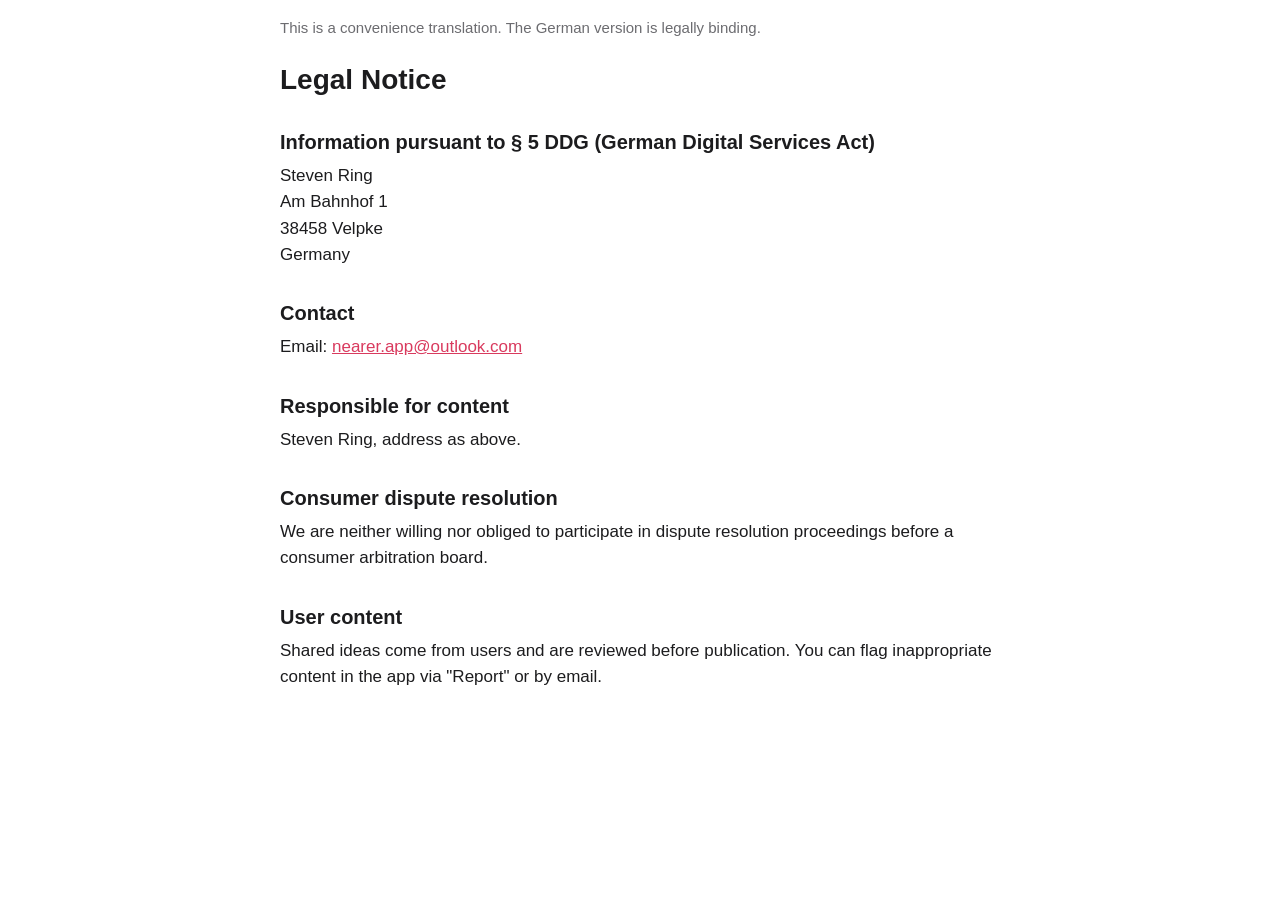
<file: impressum-en.html>
<!doctype html>
<html lang="en">
<head>
<meta charset="utf-8">
<meta name="viewport" content="width=device-width, initial-scale=1">
<meta name="color-scheme" content="light dark">
<title>Legal Notice. Nearer</title>
<link rel="stylesheet" href="legal.css">
</head>
<body>


<p class="muted">This is a convenience translation. The German version is legally binding.</p>

<h1>Legal Notice</h1>

<h2>Information pursuant to § 5 DDG (German Digital Services Act)</h2>
<p>
  Steven Ring<br>
  Am Bahnhof 1<br>
  38458 Velpke<br>
  Germany
</p>

<h2>Contact</h2>
<p>Email: <a href="mailto:nearer.app@outlook.com">nearer.app@outlook.com</a></p>

<h2>Responsible for content</h2>
<p>Steven Ring, address as above.</p>

<h2>Consumer dispute resolution</h2>
<p>We are neither willing nor obliged to participate in dispute resolution proceedings before a consumer arbitration board.</p>

<h2>User content</h2>
<p>Shared ideas come from users and are reviewed before publication. You can flag inappropriate content in the app via "Report" or by email.</p>

</body>
</html>
</file>
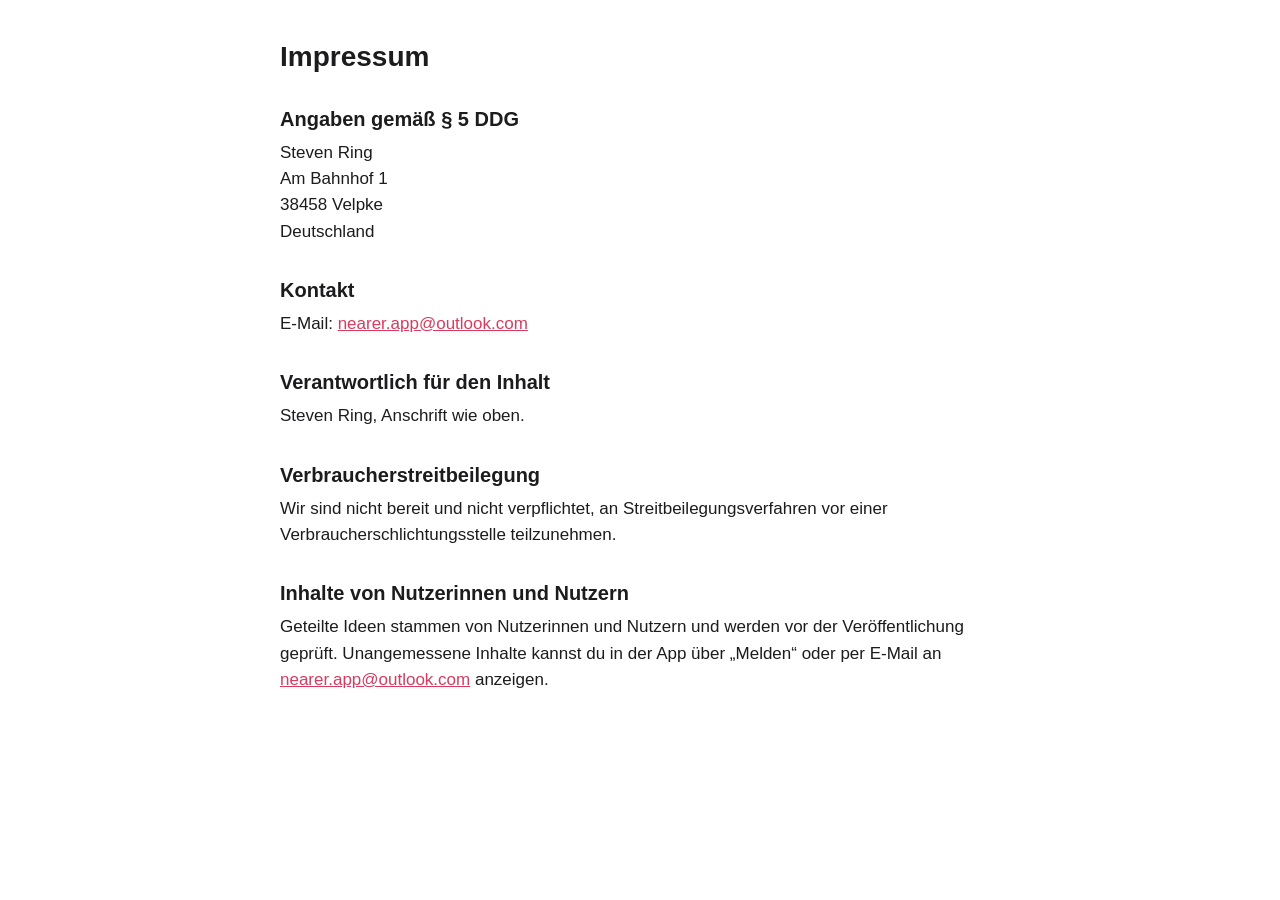
<file: impressum.html>
<!doctype html>
<html lang="de">
<head>
<meta charset="utf-8">
<meta name="viewport" content="width=device-width, initial-scale=1">
<meta name="color-scheme" content="light dark">
<title>Impressum. Nearer</title>
<link rel="stylesheet" href="legal.css">
</head>
<body>


<h1>Impressum</h1>

<h2>Angaben gemäß § 5 DDG</h2>
<p>
  Steven Ring<br>
  Am Bahnhof 1<br>
  38458 Velpke<br>
  Deutschland
</p>

<h2>Kontakt</h2>
<p>E-Mail: <a href="mailto:nearer.app@outlook.com">nearer.app@outlook.com</a></p>

<h2>Verantwortlich für den Inhalt</h2>
<p>Steven Ring, Anschrift wie oben.</p>

<h2>Verbraucherstreitbeilegung</h2>
<p>Wir sind nicht bereit und nicht verpflichtet, an Streitbeilegungsverfahren vor einer Verbraucherschlichtungsstelle teilzunehmen.</p>

<h2>Inhalte von Nutzerinnen und Nutzern</h2>
<p>Geteilte Ideen stammen von Nutzerinnen und Nutzern und werden vor der Veröffentlichung geprüft. Unangemessene Inhalte kannst du in der App über „Melden“ oder per E-Mail an <a href="mailto:nearer.app@outlook.com">nearer.app@outlook.com</a> anzeigen.</p>

</body>
</html>
</file>
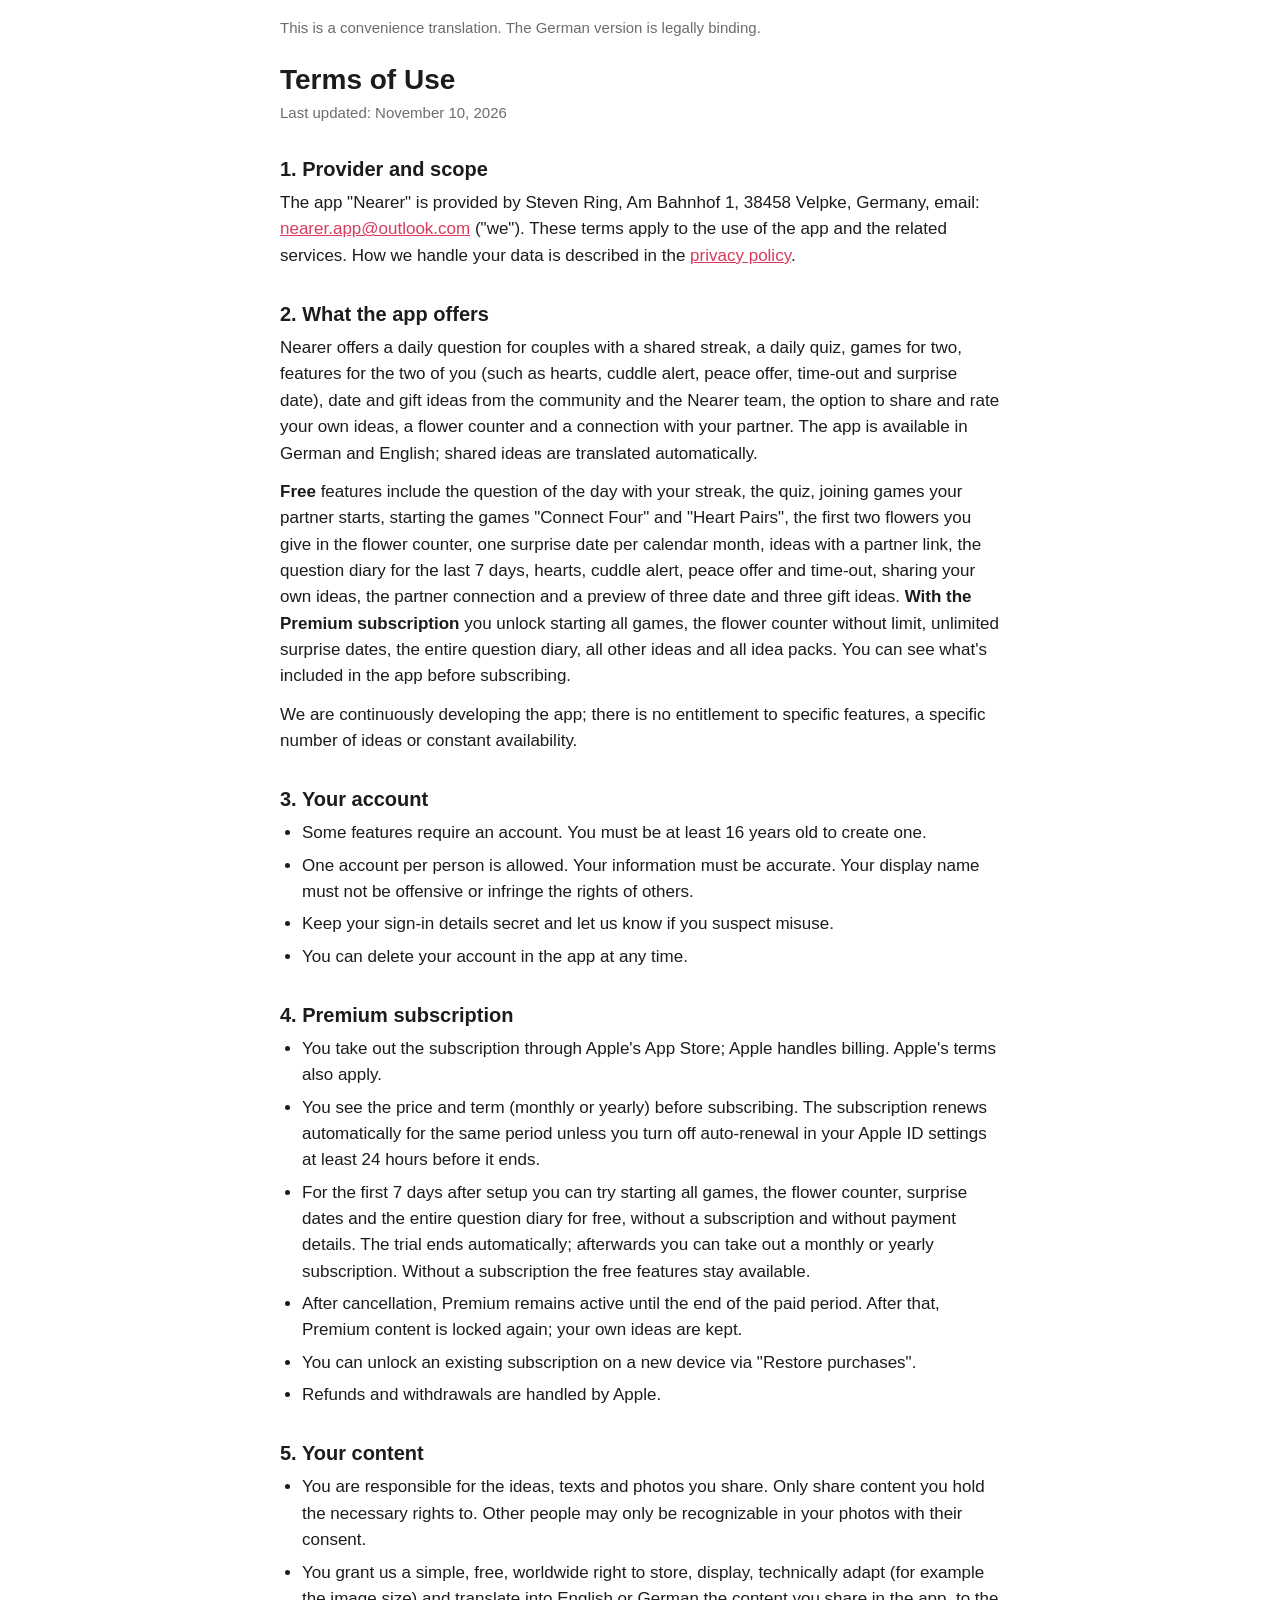
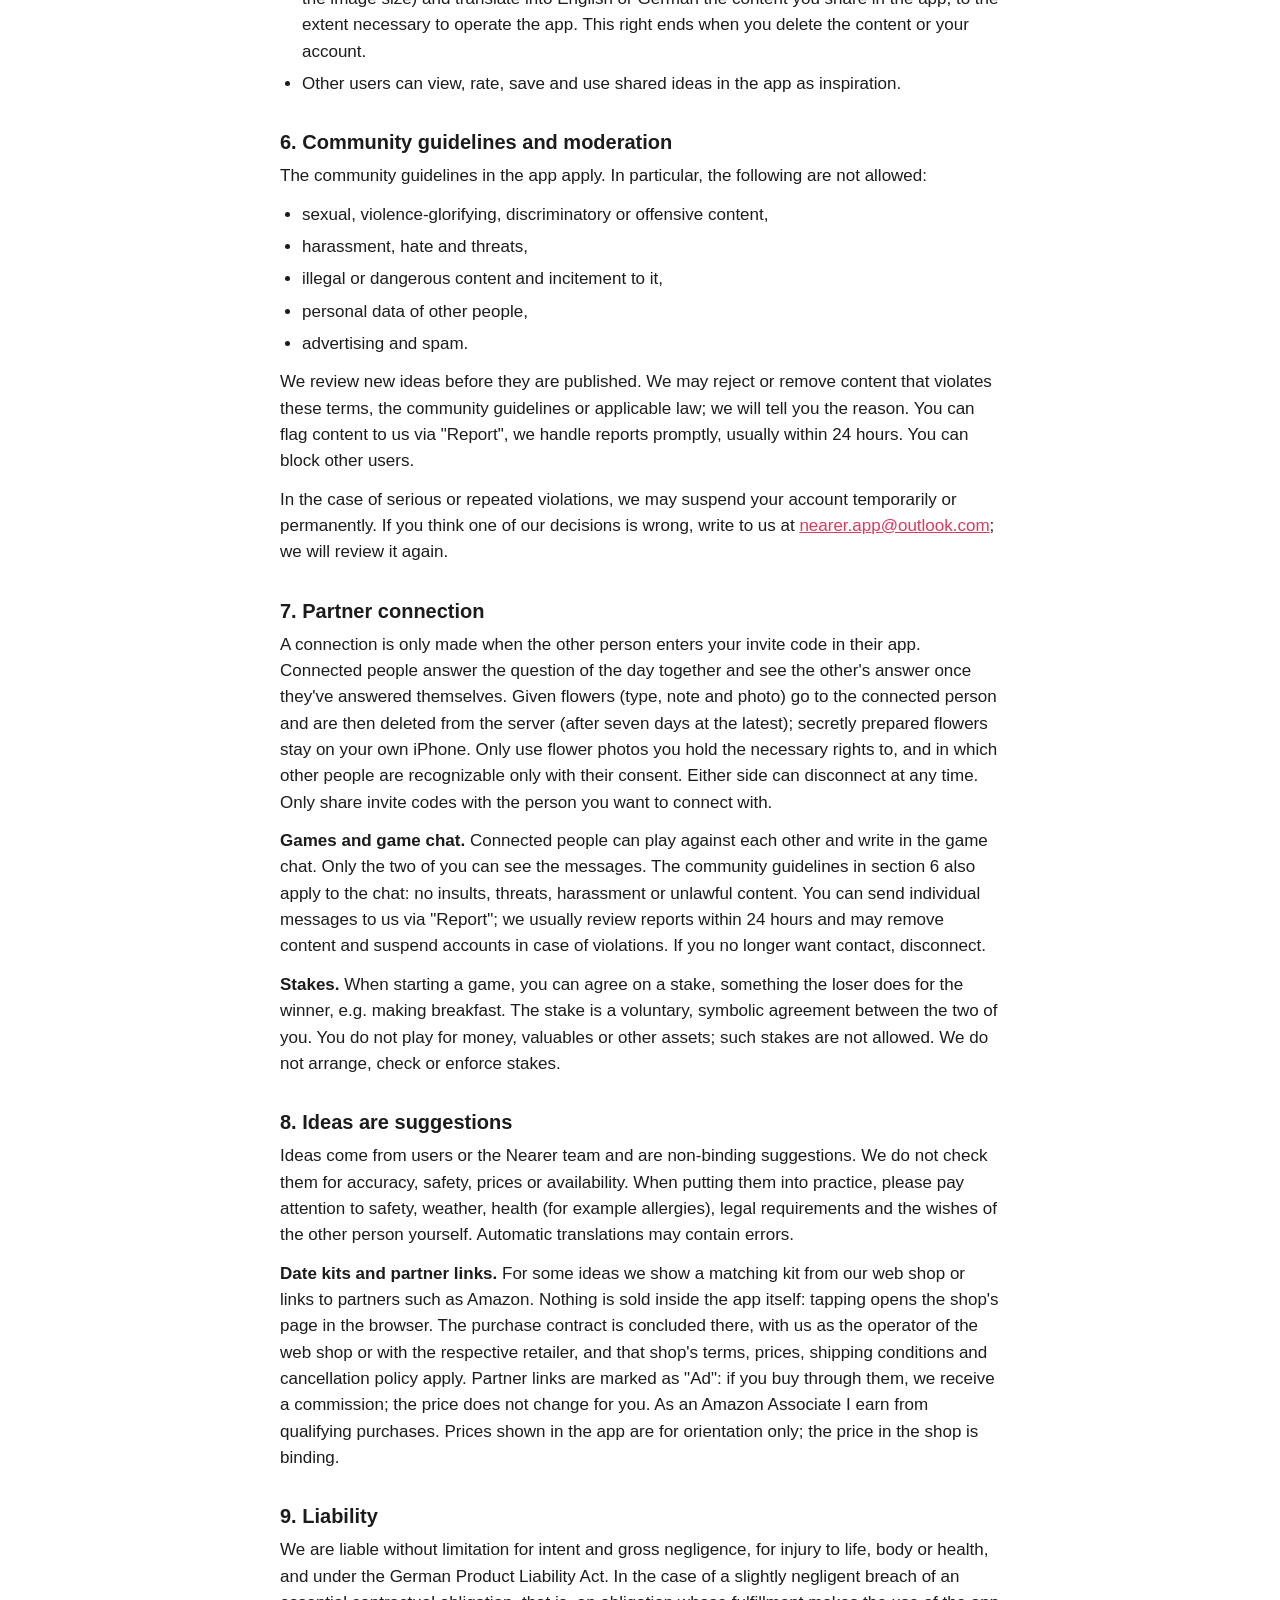
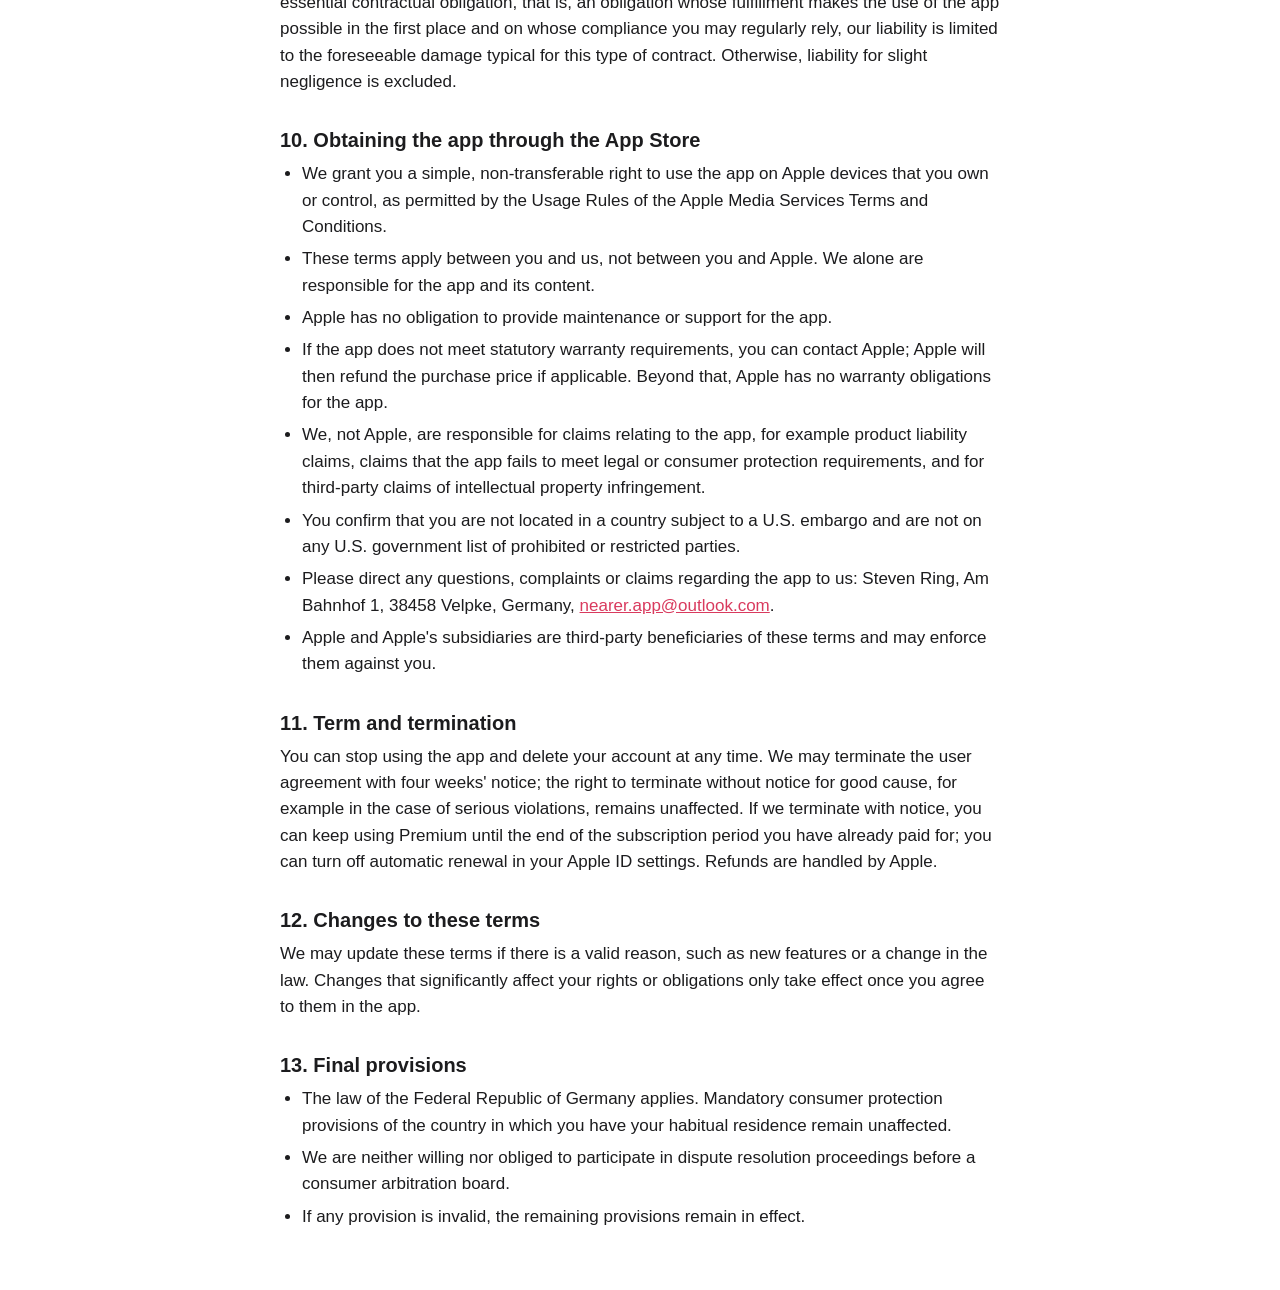
<file: nutzungsbedingungen-en.html>
<!doctype html>
<html lang="en">
<head>
<meta charset="utf-8">
<meta name="viewport" content="width=device-width, initial-scale=1">
<meta name="color-scheme" content="light dark">
<title>Terms of Use. Nearer</title>
<link rel="stylesheet" href="legal.css">
</head>
<body>


<p class="muted">This is a convenience translation. The German version is legally binding.</p>

<h1>Terms of Use</h1>
<p class="muted">Last updated: November 10, 2026</p>

<h2>1. Provider and scope</h2>
<p>The app "<span class="app-name">Nearer</span>" is provided by Steven Ring, Am Bahnhof 1, 38458 Velpke, Germany, email: <a href="mailto:nearer.app@outlook.com">nearer.app@outlook.com</a> ("we"). These terms apply to the use of the app and the related services. How we handle your data is described in the <a href="datenschutz-en.html">privacy policy</a>.</p>

<h2>2. What the app offers</h2>
<p><span class="app-name">Nearer</span> offers a daily question for couples with a shared streak, a daily quiz, games for two, features for the two of you (such as hearts, cuddle alert, peace offer, time-out and surprise date), date and gift ideas from the community and the Nearer team, the option to share and rate your own ideas, a flower counter and a connection with your partner. The app is available in German and English; shared ideas are translated automatically.</p>
<p><strong>Free</strong> features include the question of the day with your streak, the quiz, joining games your partner starts, starting the games "Connect Four" and "Heart Pairs", the first two flowers you give in the flower counter, one surprise date per calendar month, ideas with a partner link, the question diary for the last 7 days, hearts, cuddle alert, peace offer and time-out, sharing your own ideas, the partner connection and a preview of three date and three gift ideas. <strong>With the Premium subscription</strong> you unlock starting all games, the flower counter without limit, unlimited surprise dates, the entire question diary, all other ideas and all idea packs. You can see what's included in the app before subscribing.</p>
<p>We are continuously developing the app; there is no entitlement to specific features, a specific number of ideas or constant availability.</p>

<h2>3. Your account</h2>
<ul>
  <li>Some features require an account. You must be at least 16 years old to create one.</li>
  <li>One account per person is allowed. Your information must be accurate. Your display name must not be offensive or infringe the rights of others.</li>
  <li>Keep your sign-in details secret and let us know if you suspect misuse.</li>
  <li>You can delete your account in the app at any time.</li>
</ul>

<h2>4. Premium subscription</h2>
<ul>
  <li>You take out the subscription through Apple's App Store; Apple handles billing. Apple's terms also apply.</li>
  <li>You see the price and term (monthly or yearly) before subscribing. The subscription renews automatically for the same period unless you turn off auto-renewal in your Apple ID settings at least 24 hours before it ends.</li>
  <li>For the first 7 days after setup you can try starting all games, the flower counter, surprise dates and the entire question diary for free, without a subscription and without payment details. The trial ends automatically; afterwards you can take out a monthly or yearly subscription. Without a subscription the free features stay available.</li>
  <li>After cancellation, Premium remains active until the end of the paid period. After that, Premium content is locked again; your own ideas are kept.</li>
  <li>You can unlock an existing subscription on a new device via "Restore purchases".</li>
  <li>Refunds and withdrawals are handled by Apple.</li>
</ul>

<h2>5. Your content</h2>
<ul>
  <li>You are responsible for the ideas, texts and photos you share. Only share content you hold the necessary rights to. Other people may only be recognizable in your photos with their consent.</li>
  <li>You grant us a simple, free, worldwide right to store, display, technically adapt (for example the image size) and translate into English or German the content you share in the app, to the extent necessary to operate the app. This right ends when you delete the content or your account.</li>
  <li>Other users can view, rate, save and use shared ideas in the app as inspiration.</li>
</ul>

<h2>6. Community guidelines and moderation</h2>
<p>The community guidelines in the app apply. In particular, the following are not allowed:</p>
<ul>
  <li>sexual, violence-glorifying, discriminatory or offensive content,</li>
  <li>harassment, hate and threats,</li>
  <li>illegal or dangerous content and incitement to it,</li>
  <li>personal data of other people,</li>
  <li>advertising and spam.</li>
</ul>
<p>We review new ideas before they are published. We may reject or remove content that violates these terms, the community guidelines or applicable law; we will tell you the reason. You can flag content to us via "Report", we handle reports promptly, usually within 24 hours. You can block other users.</p>
<p>In the case of serious or repeated violations, we may suspend your account temporarily or permanently. If you think one of our decisions is wrong, write to us at <a href="mailto:nearer.app@outlook.com">nearer.app@outlook.com</a>; we will review it again.</p>

<h2>7. Partner connection</h2>
<p>A connection is only made when the other person enters your invite code in their app. Connected people answer the question of the day together and see the other's answer once they've answered themselves. Given flowers (type, note and photo) go to the connected person and are then deleted from the server (after seven days at the latest); secretly prepared flowers stay on your own iPhone. Only use flower photos you hold the necessary rights to, and in which other people are recognizable only with their consent. Either side can disconnect at any time. Only share invite codes with the person you want to connect with.</p>
<p><strong>Games and game chat.</strong> Connected people can play against each other and write in the game chat. Only the two of you can see the messages. The community guidelines in section 6 also apply to the chat: no insults, threats, harassment or unlawful content. You can send individual messages to us via "Report"; we usually review reports within 24 hours and may remove content and suspend accounts in case of violations. If you no longer want contact, disconnect.</p>
<p><strong>Stakes.</strong> When starting a game, you can agree on a stake, something the loser does for the winner, e.g. making breakfast. The stake is a voluntary, symbolic agreement between the two of you. You do not play for money, valuables or other assets; such stakes are not allowed. We do not arrange, check or enforce stakes.</p>

<h2>8. Ideas are suggestions</h2>
<p>Ideas come from users or the Nearer team and are non-binding suggestions. We do not check them for accuracy, safety, prices or availability. When putting them into practice, please pay attention to safety, weather, health (for example allergies), legal requirements and the wishes of the other person yourself. Automatic translations may contain errors.</p>
<p><strong>Date kits and partner links.</strong> For some ideas we show a matching kit from our web shop or links to partners such as Amazon. Nothing is sold inside the app itself: tapping opens the shop's page in the browser. The purchase contract is concluded there, with us as the operator of the web shop or with the respective retailer, and that shop's terms, prices, shipping conditions and cancellation policy apply. Partner links are marked as "Ad": if you buy through them, we receive a commission; the price does not change for you. As an Amazon Associate I earn from qualifying purchases. Prices shown in the app are for orientation only; the price in the shop is binding.</p>

<h2>9. Liability</h2>
<p>We are liable without limitation for intent and gross negligence, for injury to life, body or health, and under the German Product Liability Act. In the case of a slightly negligent breach of an essential contractual obligation, that is, an obligation whose fulfillment makes the use of the app possible in the first place and on whose compliance you may regularly rely, our liability is limited to the foreseeable damage typical for this type of contract. Otherwise, liability for slight negligence is excluded.</p>

<h2>10. Obtaining the app through the App Store</h2>
<ul>
  <li>We grant you a simple, non-transferable right to use the app on Apple devices that you own or control, as permitted by the Usage Rules of the Apple Media Services Terms and Conditions.</li>
  <li>These terms apply between you and us, not between you and Apple. We alone are responsible for the app and its content.</li>
  <li>Apple has no obligation to provide maintenance or support for the app.</li>
  <li>If the app does not meet statutory warranty requirements, you can contact Apple; Apple will then refund the purchase price if applicable. Beyond that, Apple has no warranty obligations for the app.</li>
  <li>We, not Apple, are responsible for claims relating to the app, for example product liability claims, claims that the app fails to meet legal or consumer protection requirements, and for third-party claims of intellectual property infringement.</li>
  <li>You confirm that you are not located in a country subject to a U.S. embargo and are not on any U.S. government list of prohibited or restricted parties.</li>
  <li>Please direct any questions, complaints or claims regarding the app to us: Steven Ring, Am Bahnhof 1, 38458 Velpke, Germany, <a href="mailto:nearer.app@outlook.com">nearer.app@outlook.com</a>.</li>
  <li>Apple and Apple's subsidiaries are third-party beneficiaries of these terms and may enforce them against you.</li>
</ul>

<h2>11. Term and termination</h2>
<p>You can stop using the app and delete your account at any time. We may terminate the user agreement with four weeks' notice; the right to terminate without notice for good cause, for example in the case of serious violations, remains unaffected. If we terminate with notice, you can keep using Premium until the end of the subscription period you have already paid for; you can turn off automatic renewal in your Apple ID settings. Refunds are handled by Apple.</p>

<h2>12. Changes to these terms</h2>
<p>We may update these terms if there is a valid reason, such as new features or a change in the law. Changes that significantly affect your rights or obligations only take effect once you agree to them in the app.</p>

<h2>13. Final provisions</h2>
<ul>
  <li>The law of the Federal Republic of Germany applies. Mandatory consumer protection provisions of the country in which you have your habitual residence remain unaffected.</li>
  <li>We are neither willing nor obliged to participate in dispute resolution proceedings before a consumer arbitration board.</li>
  <li>If any provision is invalid, the remaining provisions remain in effect.</li>
</ul>

</body>
</html>
</file>
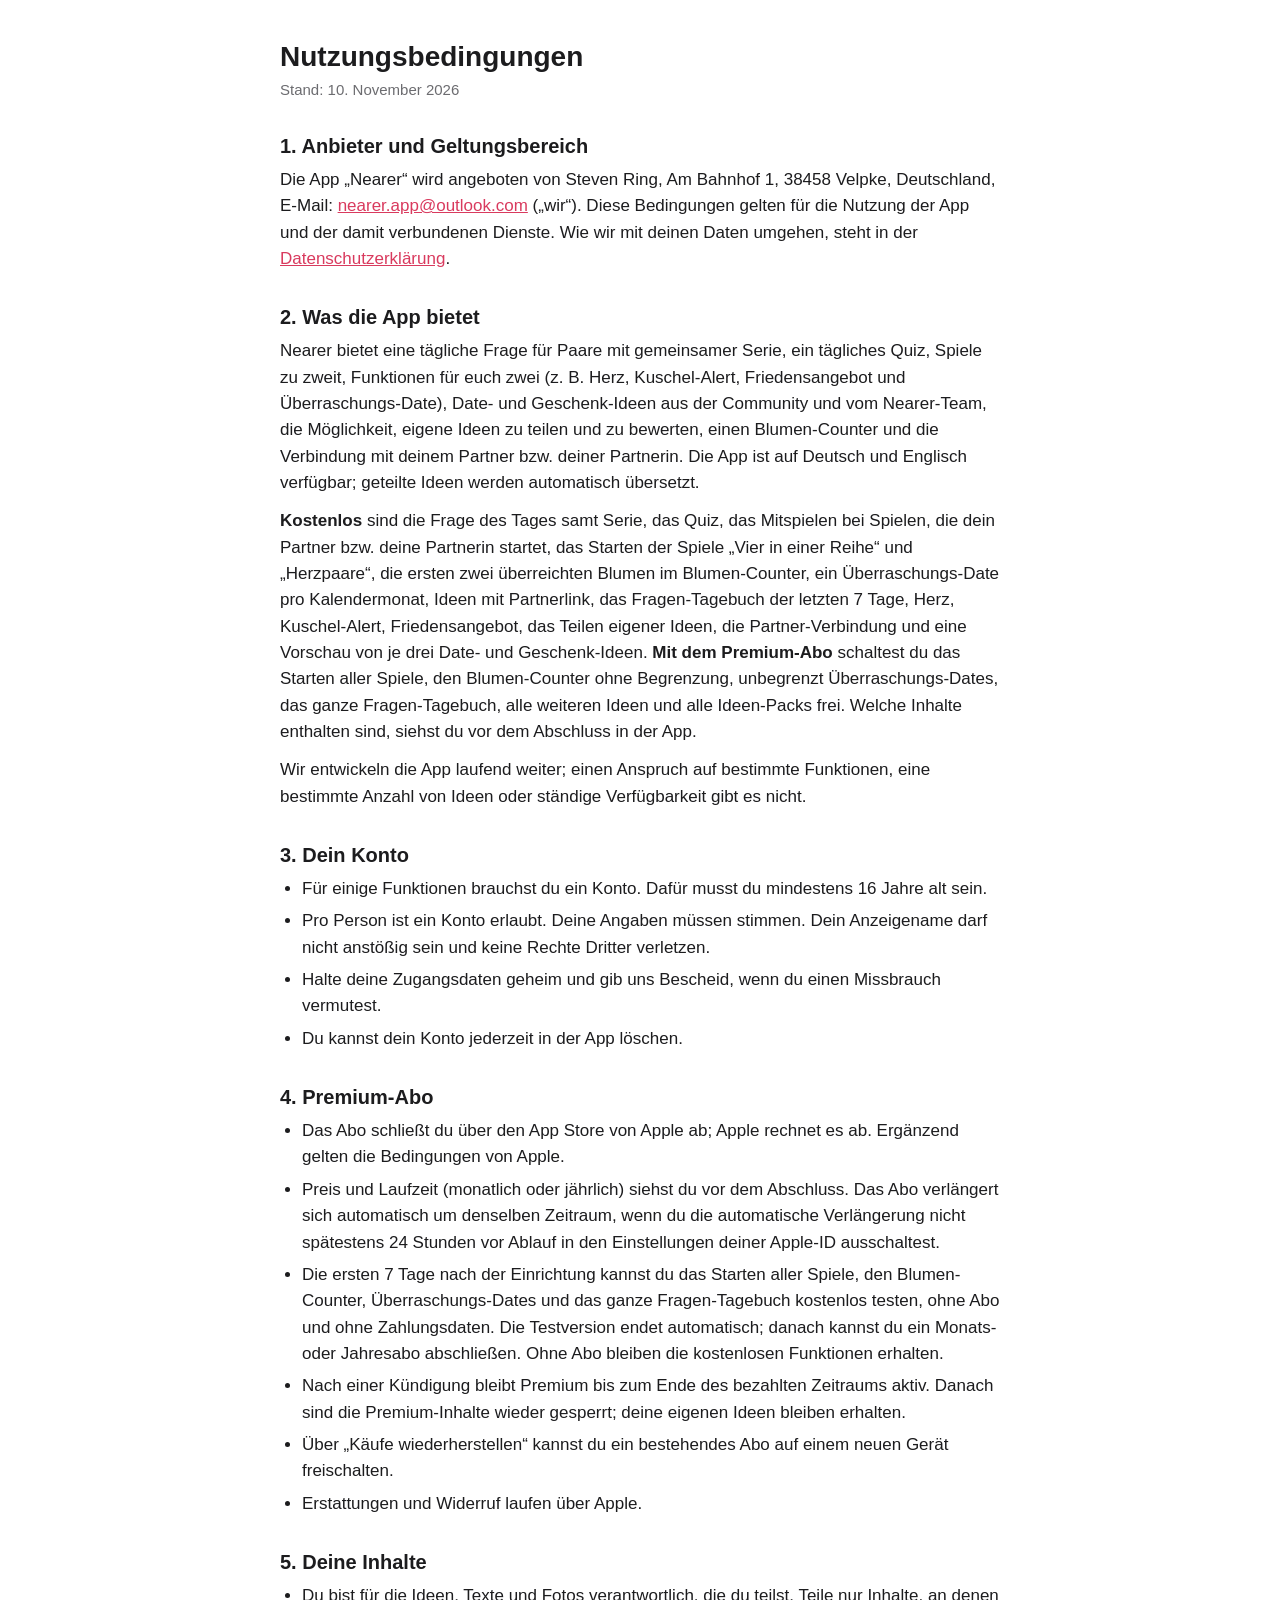
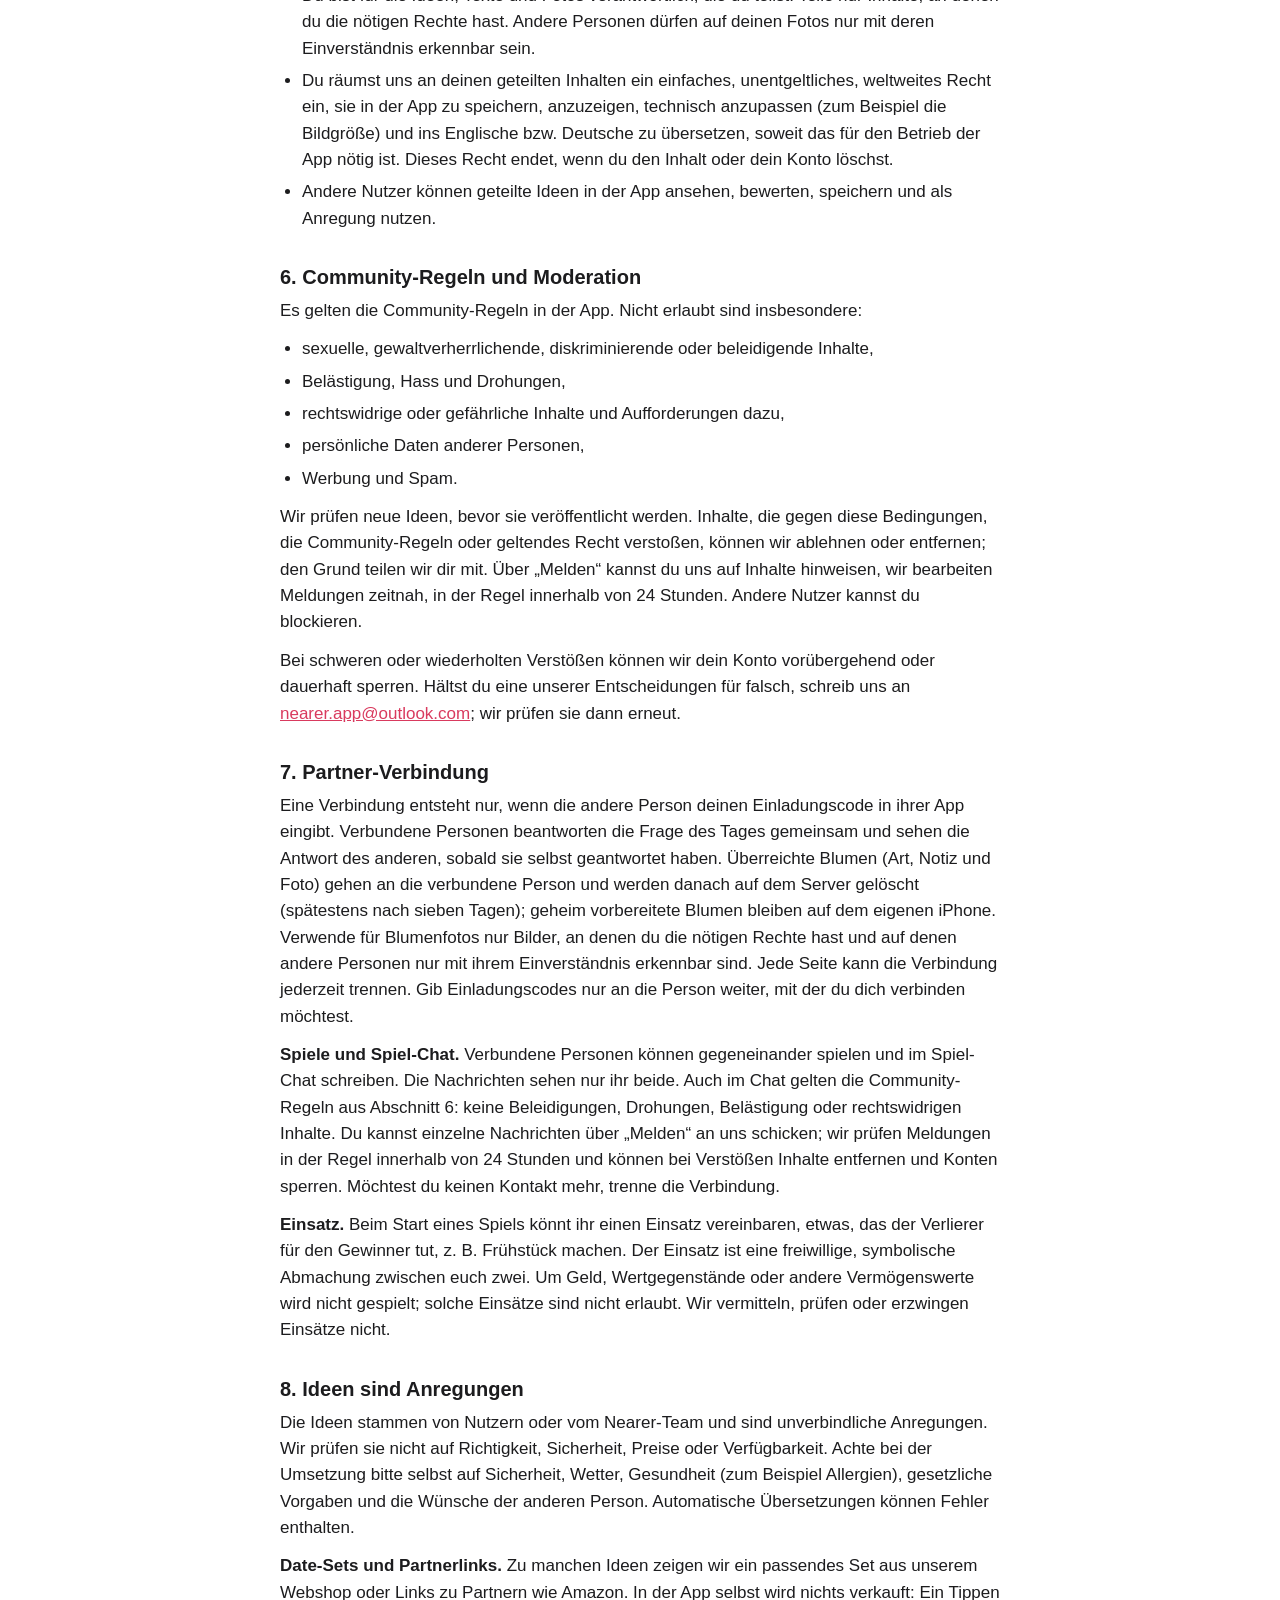
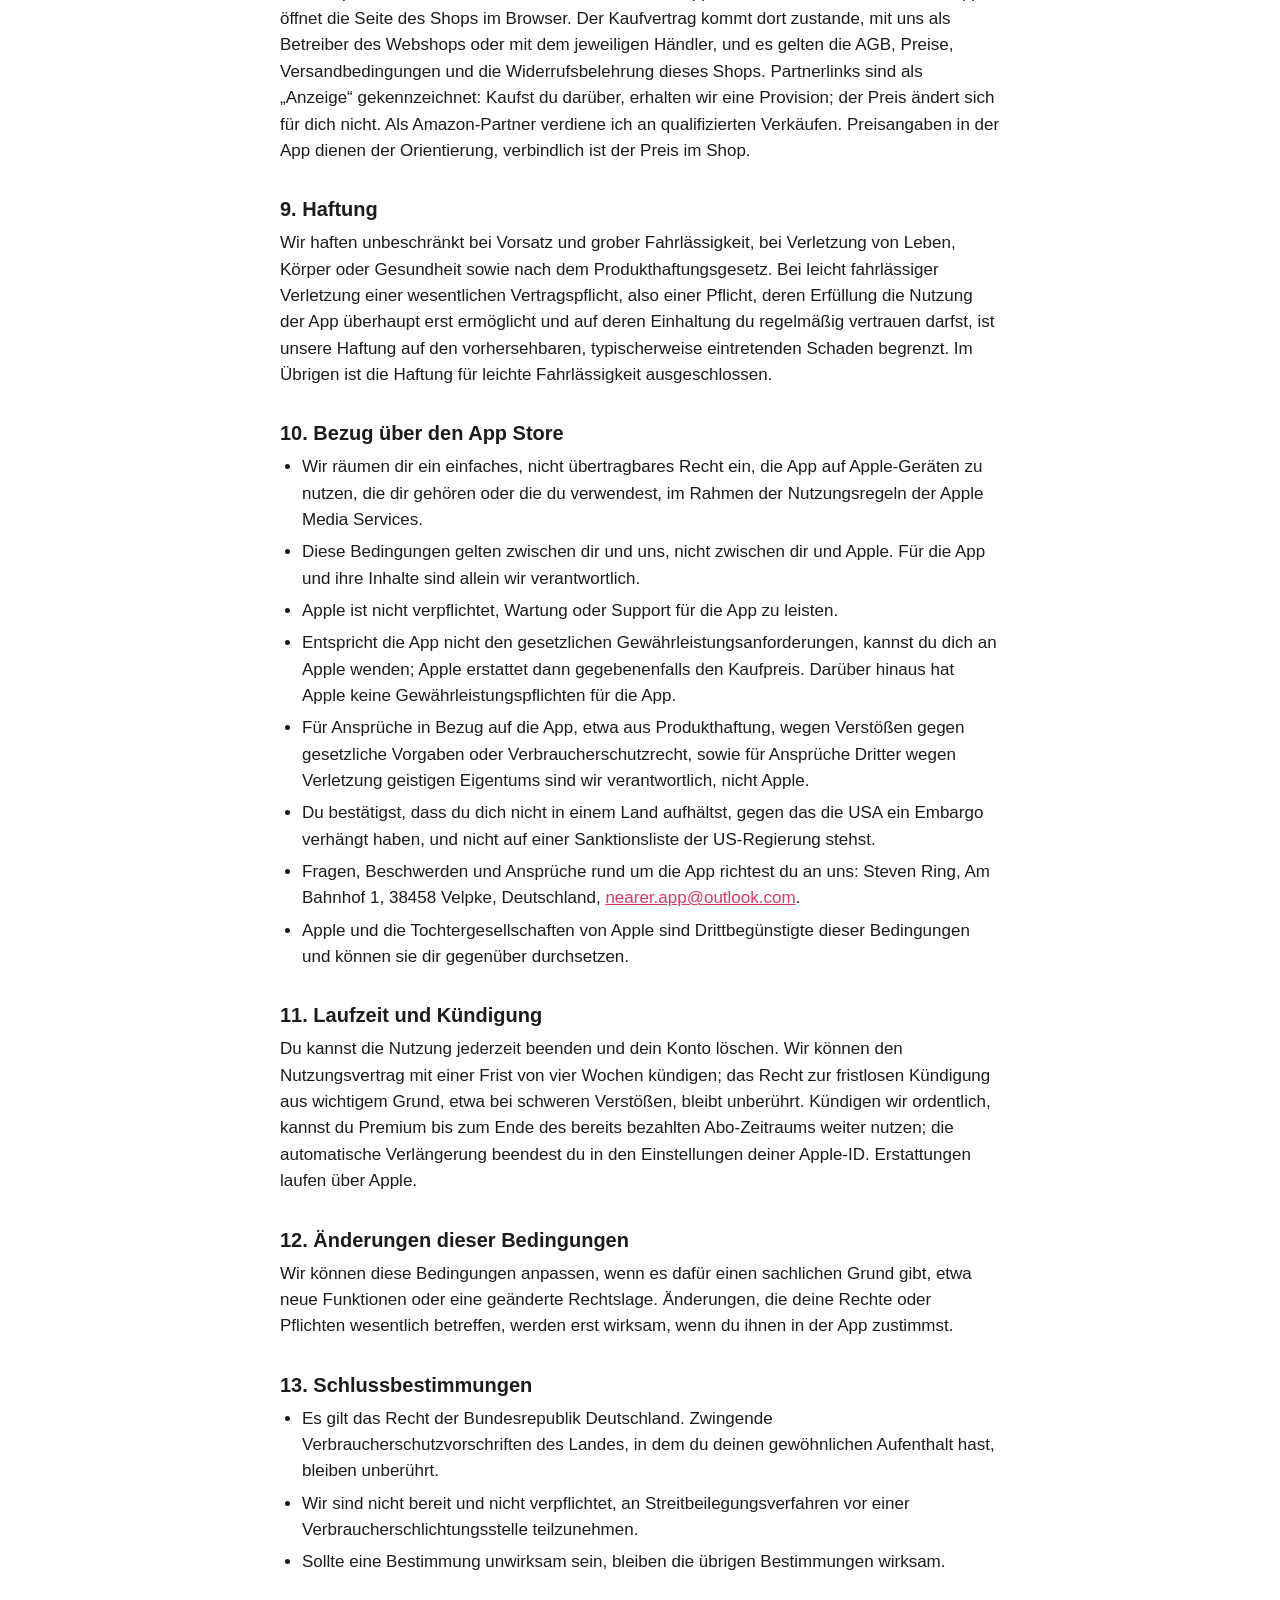
<file: nutzungsbedingungen.html>
<!doctype html>
<html lang="de">
<head>
<meta charset="utf-8">
<meta name="viewport" content="width=device-width, initial-scale=1">
<meta name="color-scheme" content="light dark">
<title>Nutzungsbedingungen. Nearer</title>
<link rel="stylesheet" href="legal.css">
</head>
<body>


<h1>Nutzungsbedingungen</h1>
<p class="muted">Stand: 10. November 2026</p>

<h2>1. Anbieter und Geltungsbereich</h2>
<p>Die App „<span class="app-name">Nearer</span>“ wird angeboten von Steven Ring, Am Bahnhof 1, 38458 Velpke, Deutschland, E-Mail: <a href="mailto:nearer.app@outlook.com">nearer.app@outlook.com</a> („wir“). Diese Bedingungen gelten für die Nutzung der App und der damit verbundenen Dienste. Wie wir mit deinen Daten umgehen, steht in der <a href="datenschutz.html">Datenschutzerklärung</a>.</p>

<h2>2. Was die App bietet</h2>
<p><span class="app-name">Nearer</span> bietet eine tägliche Frage für Paare mit gemeinsamer Serie, ein tägliches Quiz, Spiele zu zweit, Funktionen für euch zwei (z. B. Herz, Kuschel-Alert, Friedensangebot und Überraschungs-Date), Date- und Geschenk-Ideen aus der Community und vom Nearer-Team, die Möglichkeit, eigene Ideen zu teilen und zu bewerten, einen Blumen-Counter und die Verbindung mit deinem Partner bzw. deiner Partnerin. Die App ist auf Deutsch und Englisch verfügbar; geteilte Ideen werden automatisch übersetzt.</p>
<p><strong>Kostenlos</strong> sind die Frage des Tages samt Serie, das Quiz, das Mitspielen bei Spielen, die dein Partner bzw. deine Partnerin startet, das Starten der Spiele „Vier in einer Reihe“ und „Herzpaare“, die ersten zwei überreichten Blumen im Blumen-Counter, ein Überraschungs-Date pro Kalendermonat, Ideen mit Partnerlink, das Fragen-Tagebuch der letzten 7 Tage, Herz, Kuschel-Alert, Friedensangebot, das Teilen eigener Ideen, die Partner-Verbindung und eine Vorschau von je drei Date- und Geschenk-Ideen. <strong>Mit dem Premium-Abo</strong> schaltest du das Starten aller Spiele, den Blumen-Counter ohne Begrenzung, unbegrenzt Überraschungs-Dates, das ganze Fragen-Tagebuch, alle weiteren Ideen und alle Ideen-Packs frei. Welche Inhalte enthalten sind, siehst du vor dem Abschluss in der App.</p>
<p>Wir entwickeln die App laufend weiter; einen Anspruch auf bestimmte Funktionen, eine bestimmte Anzahl von Ideen oder ständige Verfügbarkeit gibt es nicht.</p>

<h2>3. Dein Konto</h2>
<ul>
  <li>Für einige Funktionen brauchst du ein Konto. Dafür musst du mindestens 16 Jahre alt sein.</li>
  <li>Pro Person ist ein Konto erlaubt. Deine Angaben müssen stimmen. Dein Anzeigename darf nicht anstößig sein und keine Rechte Dritter verletzen.</li>
  <li>Halte deine Zugangsdaten geheim und gib uns Bescheid, wenn du einen Missbrauch vermutest.</li>
  <li>Du kannst dein Konto jederzeit in der App löschen.</li>
</ul>

<h2>4. Premium-Abo</h2>
<ul>
  <li>Das Abo schließt du über den App Store von Apple ab; Apple rechnet es ab. Ergänzend gelten die Bedingungen von Apple.</li>
  <li>Preis und Laufzeit (monatlich oder jährlich) siehst du vor dem Abschluss. Das Abo verlängert sich automatisch um denselben Zeitraum, wenn du die automatische Verlängerung nicht spätestens 24 Stunden vor Ablauf in den Einstellungen deiner Apple-ID ausschaltest.</li>
  <li>Die ersten 7 Tage nach der Einrichtung kannst du das Starten aller Spiele, den Blumen-Counter, Überraschungs-Dates und das ganze Fragen-Tagebuch kostenlos testen, ohne Abo und ohne Zahlungsdaten. Die Testversion endet automatisch; danach kannst du ein Monats- oder Jahresabo abschließen. Ohne Abo bleiben die kostenlosen Funktionen erhalten.</li>
  <li>Nach einer Kündigung bleibt Premium bis zum Ende des bezahlten Zeitraums aktiv. Danach sind die Premium-Inhalte wieder gesperrt; deine eigenen Ideen bleiben erhalten.</li>
  <li>Über „Käufe wiederherstellen“ kannst du ein bestehendes Abo auf einem neuen Gerät freischalten.</li>
  <li>Erstattungen und Widerruf laufen über Apple.</li>
</ul>

<h2>5. Deine Inhalte</h2>
<ul>
  <li>Du bist für die Ideen, Texte und Fotos verantwortlich, die du teilst. Teile nur Inhalte, an denen du die nötigen Rechte hast. Andere Personen dürfen auf deinen Fotos nur mit deren Einverständnis erkennbar sein.</li>
  <li>Du räumst uns an deinen geteilten Inhalten ein einfaches, unentgeltliches, weltweites Recht ein, sie in der App zu speichern, anzuzeigen, technisch anzupassen (zum Beispiel die Bildgröße) und ins Englische bzw. Deutsche zu übersetzen, soweit das für den Betrieb der App nötig ist. Dieses Recht endet, wenn du den Inhalt oder dein Konto löschst.</li>
  <li>Andere Nutzer können geteilte Ideen in der App ansehen, bewerten, speichern und als Anregung nutzen.</li>
</ul>

<h2>6. Community-Regeln und Moderation</h2>
<p>Es gelten die Community-Regeln in der App. Nicht erlaubt sind insbesondere:</p>
<ul>
  <li>sexuelle, gewaltverherrlichende, diskriminierende oder beleidigende Inhalte,</li>
  <li>Belästigung, Hass und Drohungen,</li>
  <li>rechtswidrige oder gefährliche Inhalte und Aufforderungen dazu,</li>
  <li>persönliche Daten anderer Personen,</li>
  <li>Werbung und Spam.</li>
</ul>
<p>Wir prüfen neue Ideen, bevor sie veröffentlicht werden. Inhalte, die gegen diese Bedingungen, die Community-Regeln oder geltendes Recht verstoßen, können wir ablehnen oder entfernen; den Grund teilen wir dir mit. Über „Melden“ kannst du uns auf Inhalte hinweisen, wir bearbeiten Meldungen zeitnah, in der Regel innerhalb von 24 Stunden. Andere Nutzer kannst du blockieren.</p>
<p>Bei schweren oder wiederholten Verstößen können wir dein Konto vorübergehend oder dauerhaft sperren. Hältst du eine unserer Entscheidungen für falsch, schreib uns an <a href="mailto:nearer.app@outlook.com">nearer.app@outlook.com</a>; wir prüfen sie dann erneut.</p>

<h2>7. Partner-Verbindung</h2>
<p>Eine Verbindung entsteht nur, wenn die andere Person deinen Einladungscode in ihrer App eingibt. Verbundene Personen beantworten die Frage des Tages gemeinsam und sehen die Antwort des anderen, sobald sie selbst geantwortet haben. Überreichte Blumen (Art, Notiz und Foto) gehen an die verbundene Person und werden danach auf dem Server gelöscht (spätestens nach sieben Tagen); geheim vorbereitete Blumen bleiben auf dem eigenen iPhone. Verwende für Blumenfotos nur Bilder, an denen du die nötigen Rechte hast und auf denen andere Personen nur mit ihrem Einverständnis erkennbar sind. Jede Seite kann die Verbindung jederzeit trennen. Gib Einladungscodes nur an die Person weiter, mit der du dich verbinden möchtest.</p>
<p><strong>Spiele und Spiel-Chat.</strong> Verbundene Personen können gegeneinander spielen und im Spiel-Chat schreiben. Die Nachrichten sehen nur ihr beide. Auch im Chat gelten die Community-Regeln aus Abschnitt 6: keine Beleidigungen, Drohungen, Belästigung oder rechtswidrigen Inhalte. Du kannst einzelne Nachrichten über „Melden“ an uns schicken; wir prüfen Meldungen in der Regel innerhalb von 24 Stunden und können bei Verstößen Inhalte entfernen und Konten sperren. Möchtest du keinen Kontakt mehr, trenne die Verbindung.</p>
<p><strong>Einsatz.</strong> Beim Start eines Spiels könnt ihr einen Einsatz vereinbaren, etwas, das der Verlierer für den Gewinner tut, z. B. Frühstück machen. Der Einsatz ist eine freiwillige, symbolische Abmachung zwischen euch zwei. Um Geld, Wertgegenstände oder andere Vermögenswerte wird nicht gespielt; solche Einsätze sind nicht erlaubt. Wir vermitteln, prüfen oder erzwingen Einsätze nicht.</p>

<h2>8. Ideen sind Anregungen</h2>
<p>Die Ideen stammen von Nutzern oder vom Nearer-Team und sind unverbindliche Anregungen. Wir prüfen sie nicht auf Richtigkeit, Sicherheit, Preise oder Verfügbarkeit. Achte bei der Umsetzung bitte selbst auf Sicherheit, Wetter, Gesundheit (zum Beispiel Allergien), gesetzliche Vorgaben und die Wünsche der anderen Person. Automatische Übersetzungen können Fehler enthalten.</p>
<p><strong>Date-Sets und Partnerlinks.</strong> Zu manchen Ideen zeigen wir ein passendes Set aus unserem Webshop oder Links zu Partnern wie Amazon. In der App selbst wird nichts verkauft: Ein Tippen öffnet die Seite des Shops im Browser. Der Kaufvertrag kommt dort zustande, mit uns als Betreiber des Webshops oder mit dem jeweiligen Händler, und es gelten die AGB, Preise, Versandbedingungen und die Widerrufsbelehrung dieses Shops. Partnerlinks sind als „Anzeige“ gekennzeichnet: Kaufst du darüber, erhalten wir eine Provision; der Preis ändert sich für dich nicht. Als Amazon-Partner verdiene ich an qualifizierten Verkäufen. Preisangaben in der App dienen der Orientierung, verbindlich ist der Preis im Shop.</p>

<h2>9. Haftung</h2>
<p>Wir haften unbeschränkt bei Vorsatz und grober Fahrlässigkeit, bei Verletzung von Leben, Körper oder Gesundheit sowie nach dem Produkthaftungsgesetz. Bei leicht fahrlässiger Verletzung einer wesentlichen Vertragspflicht, also einer Pflicht, deren Erfüllung die Nutzung der App überhaupt erst ermöglicht und auf deren Einhaltung du regelmäßig vertrauen darfst, ist unsere Haftung auf den vorhersehbaren, typischerweise eintretenden Schaden begrenzt. Im Übrigen ist die Haftung für leichte Fahrlässigkeit ausgeschlossen.</p>

<h2>10. Bezug über den App Store</h2>
<ul>
  <li>Wir räumen dir ein einfaches, nicht übertragbares Recht ein, die App auf Apple-Geräten zu nutzen, die dir gehören oder die du verwendest, im Rahmen der Nutzungsregeln der Apple Media Services.</li>
  <li>Diese Bedingungen gelten zwischen dir und uns, nicht zwischen dir und Apple. Für die App und ihre Inhalte sind allein wir verantwortlich.</li>
  <li>Apple ist nicht verpflichtet, Wartung oder Support für die App zu leisten.</li>
  <li>Entspricht die App nicht den gesetzlichen Gewährleistungsanforderungen, kannst du dich an Apple wenden; Apple erstattet dann gegebenenfalls den Kaufpreis. Darüber hinaus hat Apple keine Gewährleistungspflichten für die App.</li>
  <li>Für Ansprüche in Bezug auf die App, etwa aus Produkthaftung, wegen Verstößen gegen gesetzliche Vorgaben oder Verbraucherschutzrecht, sowie für Ansprüche Dritter wegen Verletzung geistigen Eigentums sind wir verantwortlich, nicht Apple.</li>
  <li>Du bestätigst, dass du dich nicht in einem Land aufhältst, gegen das die USA ein Embargo verhängt haben, und nicht auf einer Sanktionsliste der US-Regierung stehst.</li>
  <li>Fragen, Beschwerden und Ansprüche rund um die App richtest du an uns: Steven Ring, Am Bahnhof 1, 38458 Velpke, Deutschland, <a href="mailto:nearer.app@outlook.com">nearer.app@outlook.com</a>.</li>
  <li>Apple und die Tochtergesellschaften von Apple sind Drittbegünstigte dieser Bedingungen und können sie dir gegenüber durchsetzen.</li>
</ul>

<h2>11. Laufzeit und Kündigung</h2>
<p>Du kannst die Nutzung jederzeit beenden und dein Konto löschen. Wir können den Nutzungsvertrag mit einer Frist von vier Wochen kündigen; das Recht zur fristlosen Kündigung aus wichtigem Grund, etwa bei schweren Verstößen, bleibt unberührt. Kündigen wir ordentlich, kannst du Premium bis zum Ende des bereits bezahlten Abo-Zeitraums weiter nutzen; die automatische Verlängerung beendest du in den Einstellungen deiner Apple-ID. Erstattungen laufen über Apple.</p>

<h2>12. Änderungen dieser Bedingungen</h2>
<p>Wir können diese Bedingungen anpassen, wenn es dafür einen sachlichen Grund gibt, etwa neue Funktionen oder eine geänderte Rechtslage. Änderungen, die deine Rechte oder Pflichten wesentlich betreffen, werden erst wirksam, wenn du ihnen in der App zustimmst.</p>

<h2>13. Schlussbestimmungen</h2>
<ul>
  <li>Es gilt das Recht der Bundesrepublik Deutschland. Zwingende Verbraucherschutzvorschriften des Landes, in dem du deinen gewöhnlichen Aufenthalt hast, bleiben unberührt.</li>
  <li>Wir sind nicht bereit und nicht verpflichtet, an Streitbeilegungsverfahren vor einer Verbraucherschlichtungsstelle teilzunehmen.</li>
  <li>Sollte eine Bestimmung unwirksam sein, bleiben die übrigen Bestimmungen wirksam.</li>
</ul>

</body>
</html>
</file>
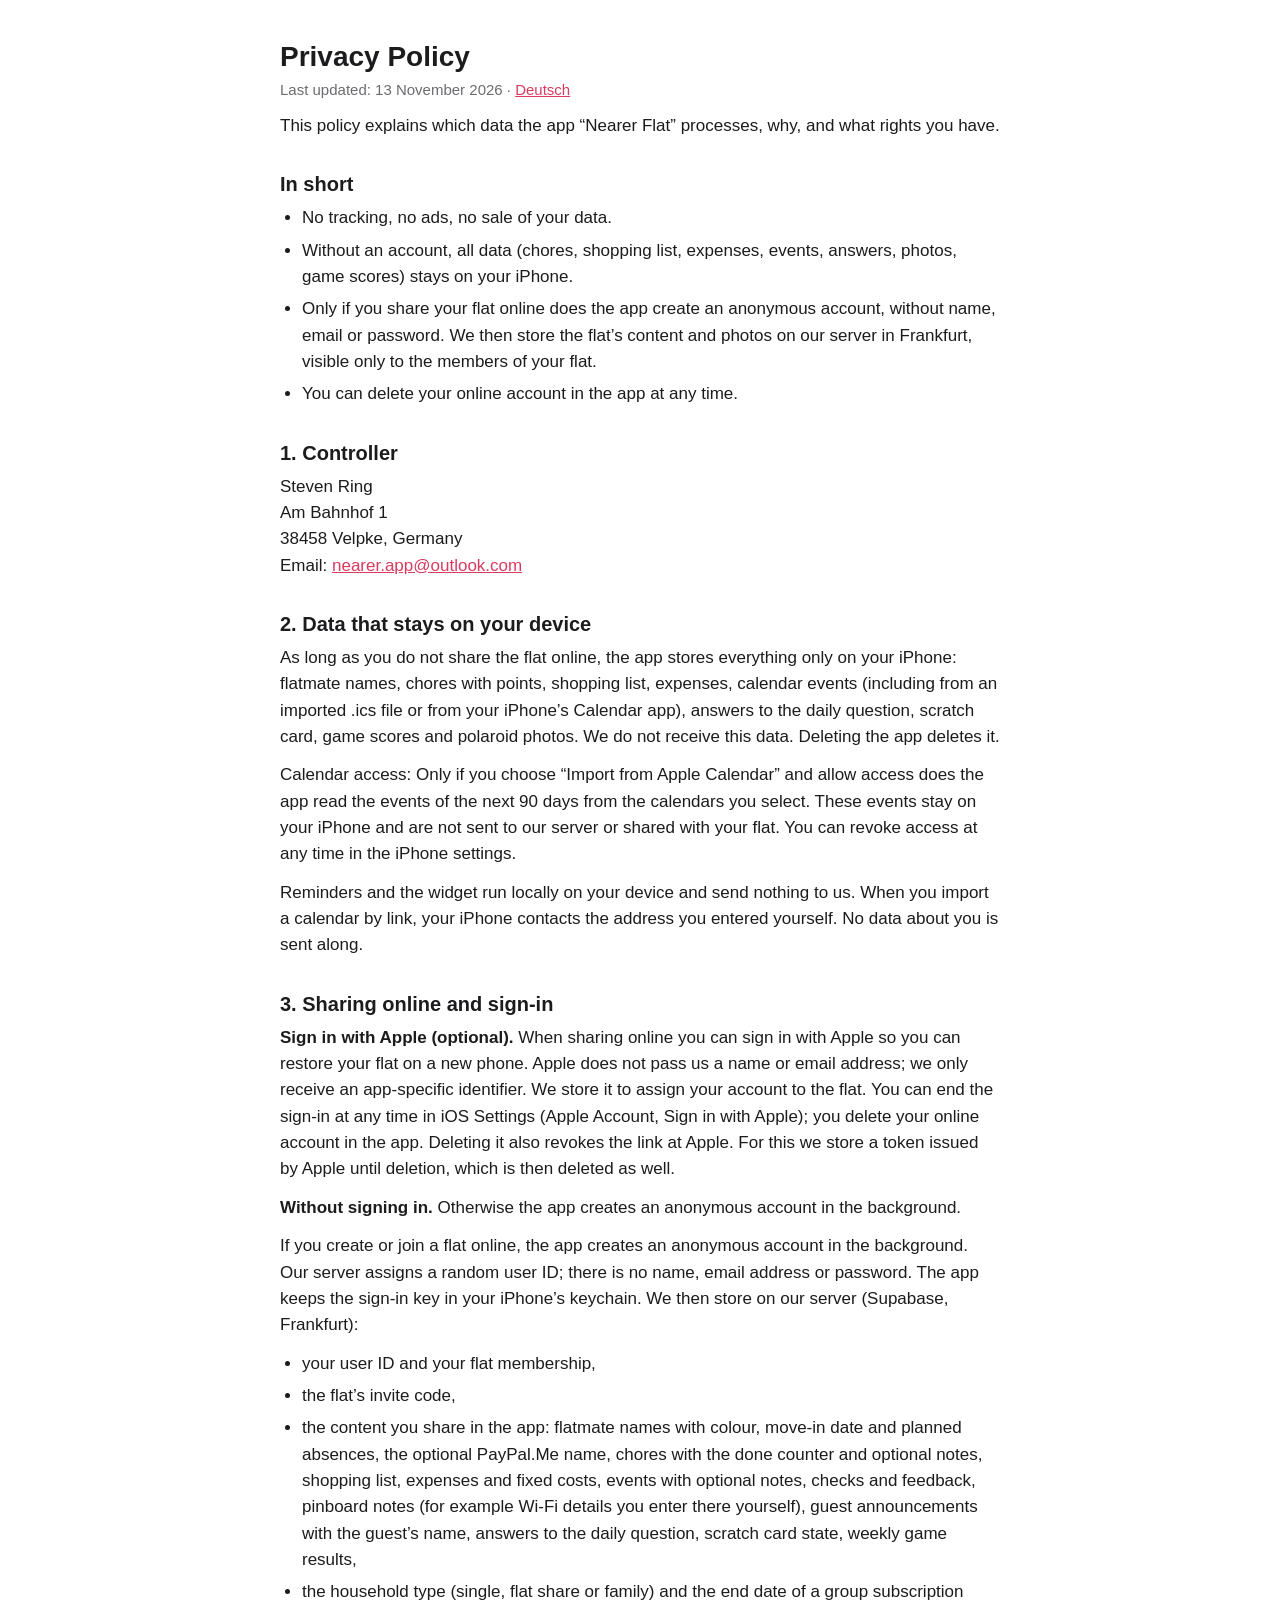
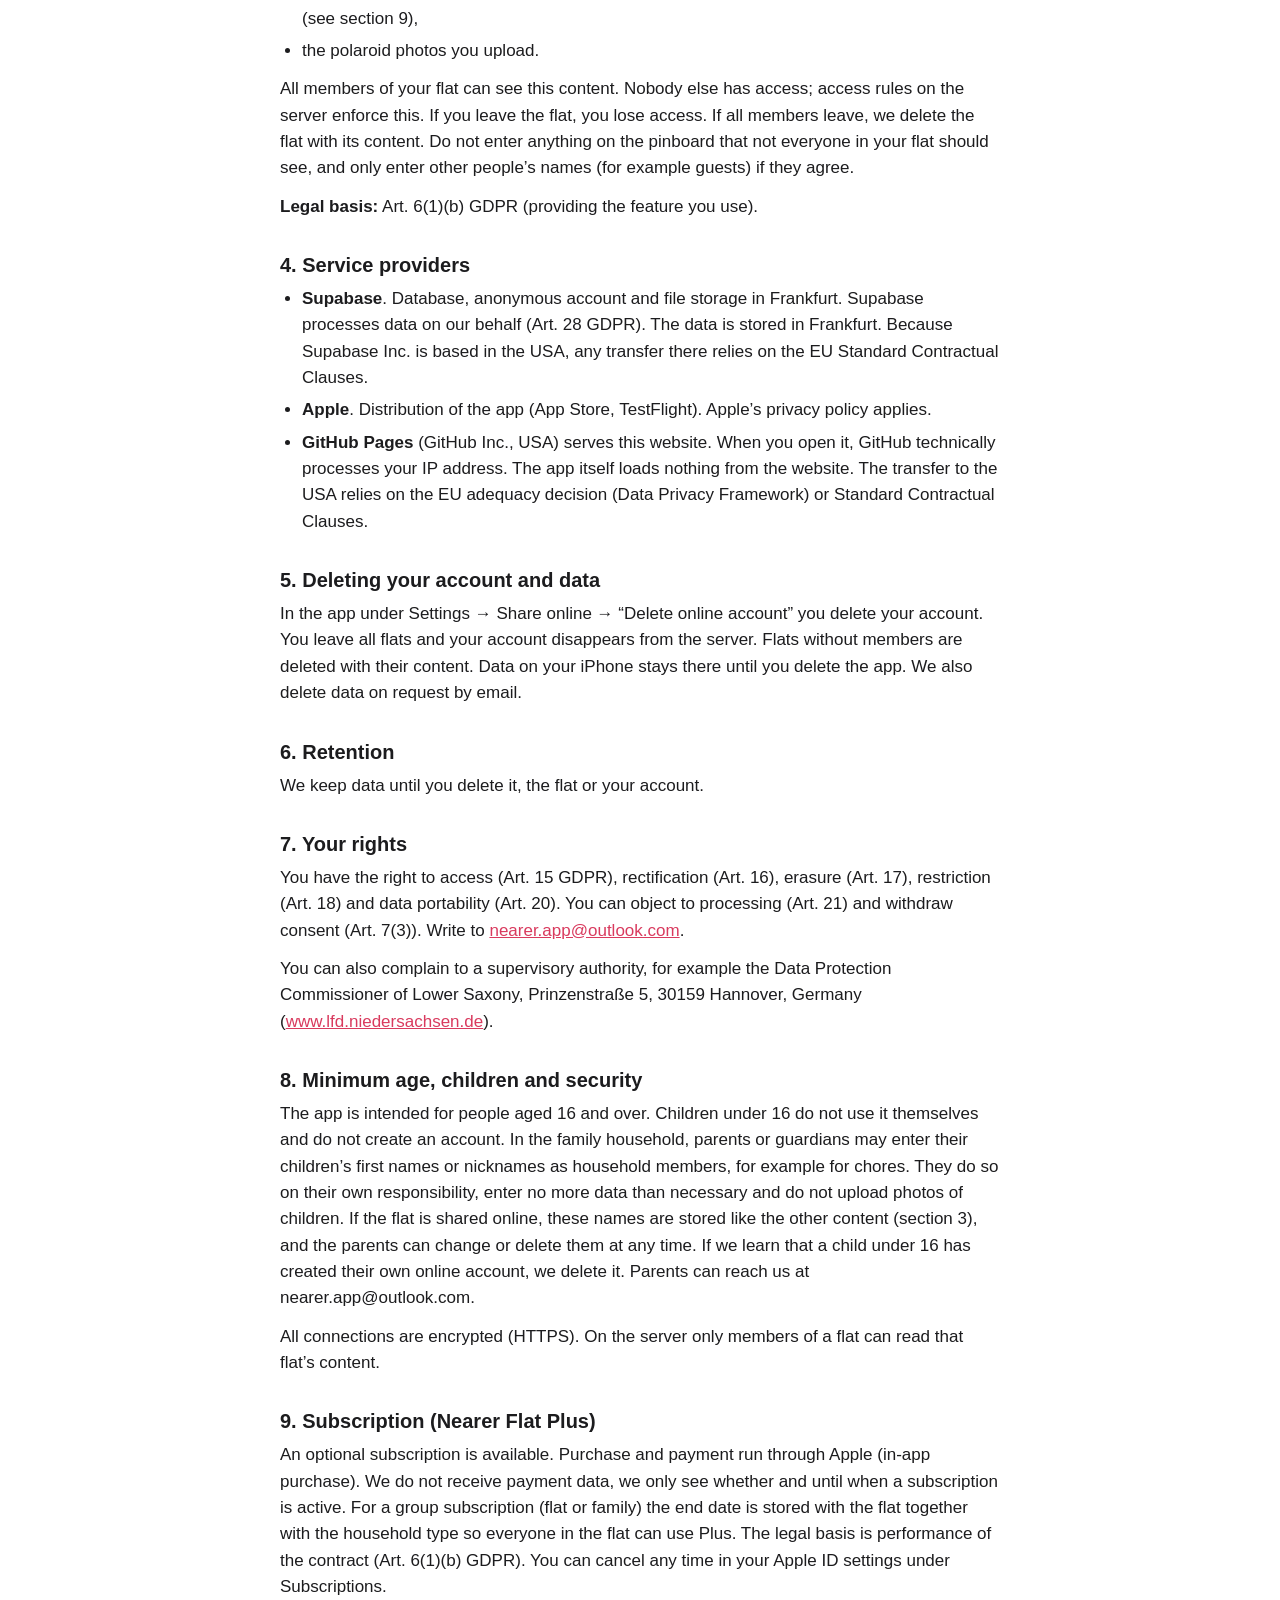
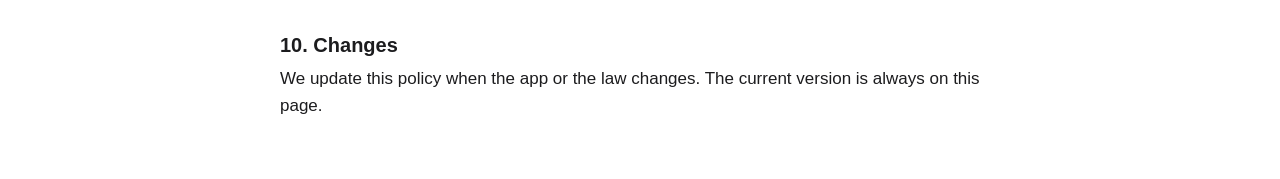
<file: wg/datenschutz-en.html>
<!doctype html>
<html lang="en">
<head>
<meta charset="utf-8">
<meta name="viewport" content="width=device-width, initial-scale=1">
<meta name="color-scheme" content="light dark">
<title>Privacy Policy. Nearer Flat</title>
<link rel="stylesheet" href="../legal.css">
</head>
<body>

<h1>Privacy Policy</h1>
<p class="muted">Last updated: 13 November 2026 · <a href="datenschutz.html" lang="de">Deutsch</a></p>

<p>This policy explains which data the app “<span class="app-name">Nearer Flat</span>” processes, why, and what rights you have.</p>

<h2>In short</h2>
<ul>
  <li>No tracking, no ads, no sale of your data.</li>
  <li>Without an account, all data (chores, shopping list, expenses, events, answers, photos, game scores) stays on your iPhone.</li>
  <li>Only if you share your flat online does the app create an anonymous account, without name, email or password. We then store the flat’s content and photos on our server in Frankfurt, visible only to the members of your flat.</li>
  <li>You can delete your online account in the app at any time.</li>
</ul>

<h2>1. Controller</h2>
<p>
  Steven Ring<br>
  Am Bahnhof 1<br>
  38458 Velpke, Germany<br>
  Email: <a href="mailto:nearer.app@outlook.com">nearer.app@outlook.com</a>
</p>

<h2>2. Data that stays on your device</h2>
<p>As long as you do not share the flat online, the app stores everything only on your iPhone: flatmate names, chores with points, shopping list, expenses, calendar events (including from an imported .ics file or from your iPhone’s Calendar app), answers to the daily question, scratch card, game scores and polaroid photos. We do not receive this data. Deleting the app deletes it.</p>
<p>Calendar access: Only if you choose “Import from Apple Calendar” and allow access does the app read the events of the next 90 days from the calendars you select. These events stay on your iPhone and are not sent to our server or shared with your flat. You can revoke access at any time in the iPhone settings.</p>
<p>Reminders and the widget run locally on your device and send nothing to us. When you import a calendar by link, your iPhone contacts the address you entered yourself. No data about you is sent along.</p>

<h2>3. Sharing online and sign-in</h2>
<p><strong>Sign in with Apple (optional).</strong> When sharing online you can sign in with Apple so you can restore your flat on a new phone. Apple does not pass us a name or email address; we only receive an app-specific identifier. We store it to assign your account to the flat. You can end the sign-in at any time in iOS Settings (Apple Account, Sign in with Apple); you delete your online account in the app. Deleting it also revokes the link at Apple. For this we store a token issued by Apple until deletion, which is then deleted as well.</p>
<p><strong>Without signing in.</strong> Otherwise the app creates an anonymous account in the background.</p>
<p>If you create or join a flat online, the app creates an anonymous account in the background. Our server assigns a random user ID; there is no name, email address or password. The app keeps the sign-in key in your iPhone’s keychain. We then store on our server (Supabase, Frankfurt):</p>
<ul>
  <li>your user ID and your flat membership,</li>
  <li>the flat’s invite code,</li>
  <li>the content you share in the app: flatmate names with colour, move-in date and planned absences, the optional PayPal.Me name, chores with the done counter and optional notes, shopping list, expenses and fixed costs, events with optional notes, checks and feedback, pinboard notes (for example Wi-Fi details you enter there yourself), guest announcements with the guest’s name, answers to the daily question, scratch card state, weekly game results,</li>
  <li>the household type (single, flat share or family) and the end date of a group subscription (see section 9),</li>
  <li>the polaroid photos you upload.</li>
</ul>
<p>All members of your flat can see this content. Nobody else has access; access rules on the server enforce this. If you leave the flat, you lose access. If all members leave, we delete the flat with its content. Do not enter anything on the pinboard that not everyone in your flat should see, and only enter other people’s names (for example guests) if they agree.</p>
<p><strong>Legal basis:</strong> Art. 6(1)(b) GDPR (providing the feature you use).</p>

<h2>4. Service providers</h2>
<ul>
  <li><strong>Supabase</strong>. Database, anonymous account and file storage in Frankfurt. Supabase processes data on our behalf (Art. 28 GDPR). The data is stored in Frankfurt. Because Supabase Inc. is based in the USA, any transfer there relies on the EU Standard Contractual Clauses.</li>
  <li><strong>Apple</strong>. Distribution of the app (App Store, TestFlight). Apple’s privacy policy applies.</li>
  <li><strong>GitHub Pages</strong> (GitHub Inc., USA) serves this website. When you open it, GitHub technically processes your IP address. The app itself loads nothing from the website. The transfer to the USA relies on the EU adequacy decision (Data Privacy Framework) or Standard Contractual Clauses.</li>
</ul>

<h2>5. Deleting your account and data</h2>
<p>In the app under Settings → Share online → “Delete online account” you delete your account. You leave all flats and your account disappears from the server. Flats without members are deleted with their content. Data on your iPhone stays there until you delete the app. We also delete data on request by email.</p>

<h2>6. Retention</h2>
<p>We keep data until you delete it, the flat or your account.</p>

<h2>7. Your rights</h2>
<p>You have the right to access (Art. 15 GDPR), rectification (Art. 16), erasure (Art. 17), restriction (Art. 18) and data portability (Art. 20). You can object to processing (Art. 21) and withdraw consent (Art. 7(3)). Write to <a href="mailto:nearer.app@outlook.com">nearer.app@outlook.com</a>.</p>
<p>You can also complain to a supervisory authority, for example the Data Protection Commissioner of Lower Saxony, Prinzenstraße 5, 30159 Hannover, Germany (<a href="https://www.lfd.niedersachsen.de">www.lfd.niedersachsen.de</a>).</p>

<h2>8. Minimum age, children and security</h2>
<p>The app is intended for people aged 16 and over. Children under 16 do not use it themselves and do not create an account. In the family household, parents or guardians may enter their children’s first names or nicknames as household members, for example for chores. They do so on their own responsibility, enter no more data than necessary and do not upload photos of children. If the flat is shared online, these names are stored like the other content (section 3), and the parents can change or delete them at any time. If we learn that a child under 16 has created their own online account, we delete it. Parents can reach us at nearer.app@outlook.com.</p>
<p>All connections are encrypted (HTTPS). On the server only members of a flat can read that flat’s content.</p>

<h2>9. Subscription (Nearer Flat Plus)</h2>
<p>An optional subscription is available. Purchase and payment run through Apple (in-app purchase). We do not receive payment data, we only see whether and until when a subscription is active. For a group subscription (flat or family) the end date is stored with the flat together with the household type so everyone in the flat can use Plus. The legal basis is performance of the contract (Art. 6(1)(b) GDPR). You can cancel any time in your Apple ID settings under Subscriptions.</p>

<h2>10. Changes</h2>
<p>We update this policy when the app or the law changes. The current version is always on this page.</p>

</body>
</html>
</file>
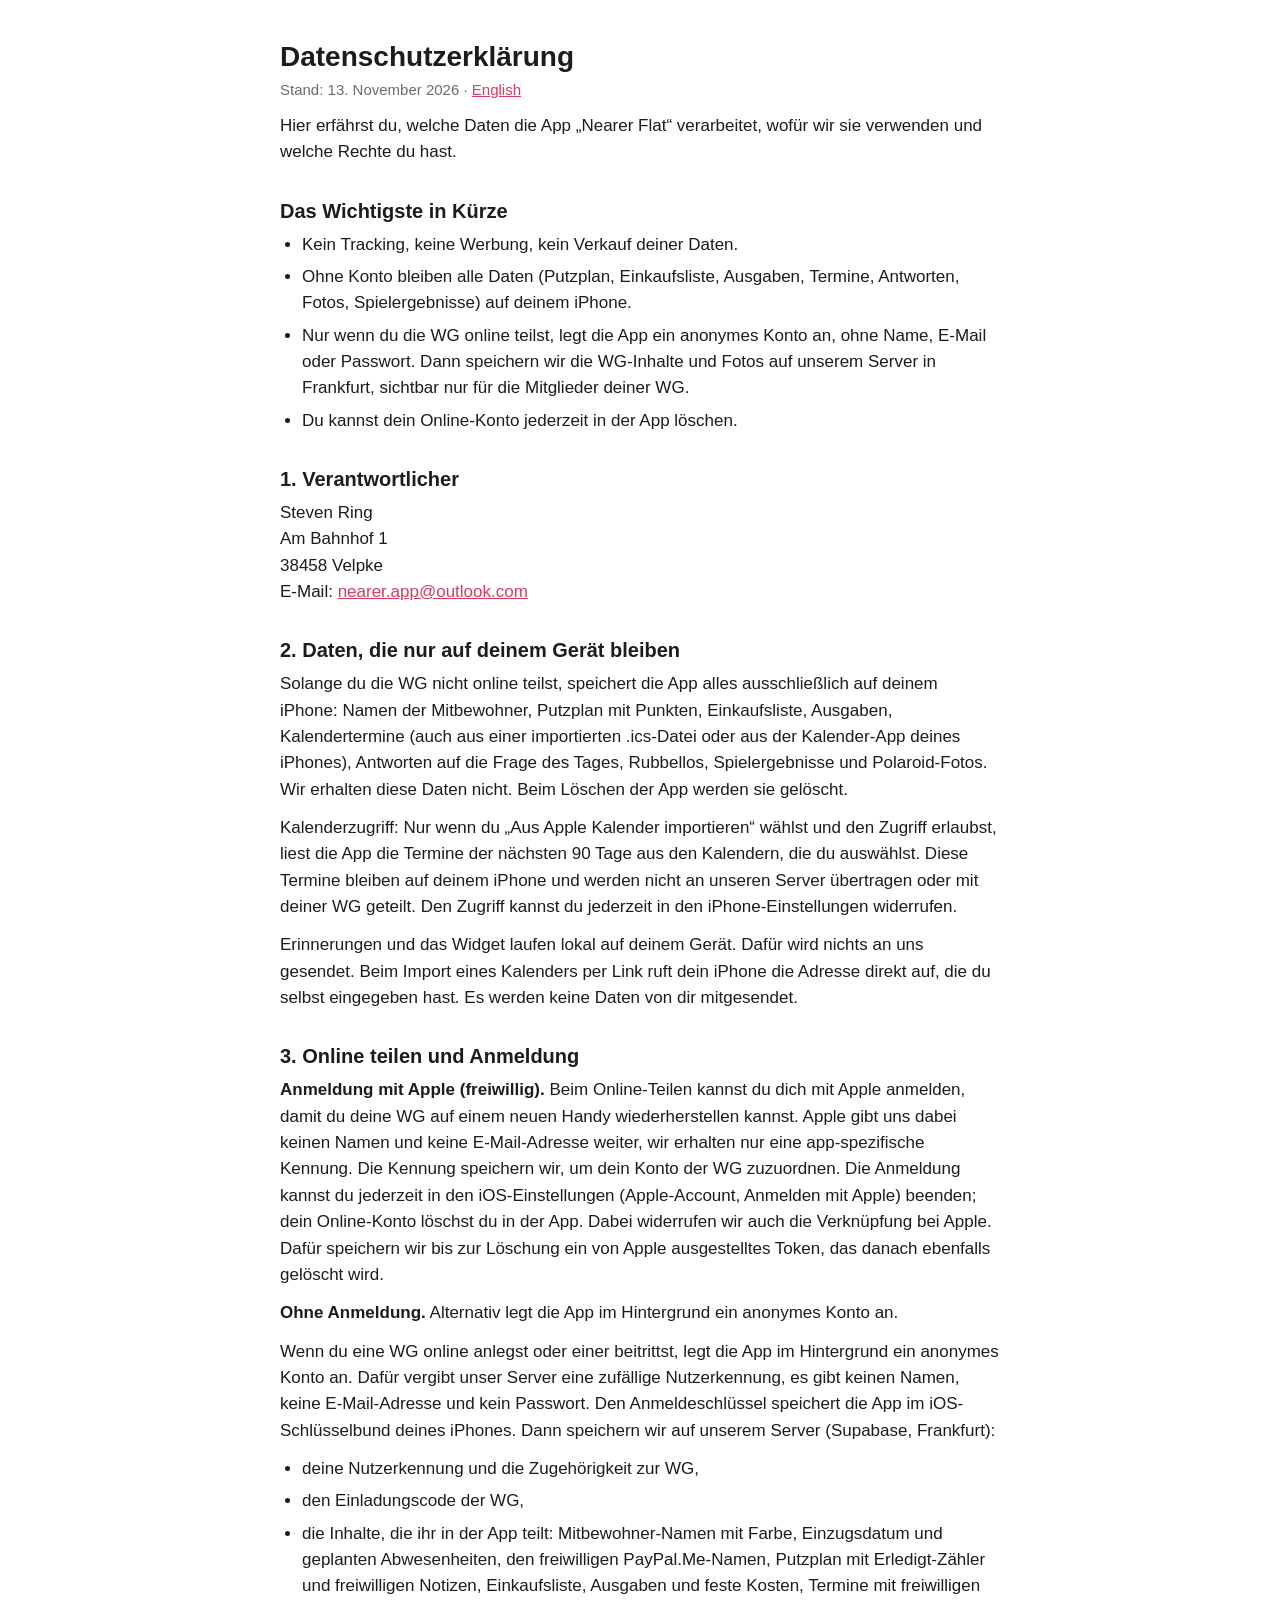
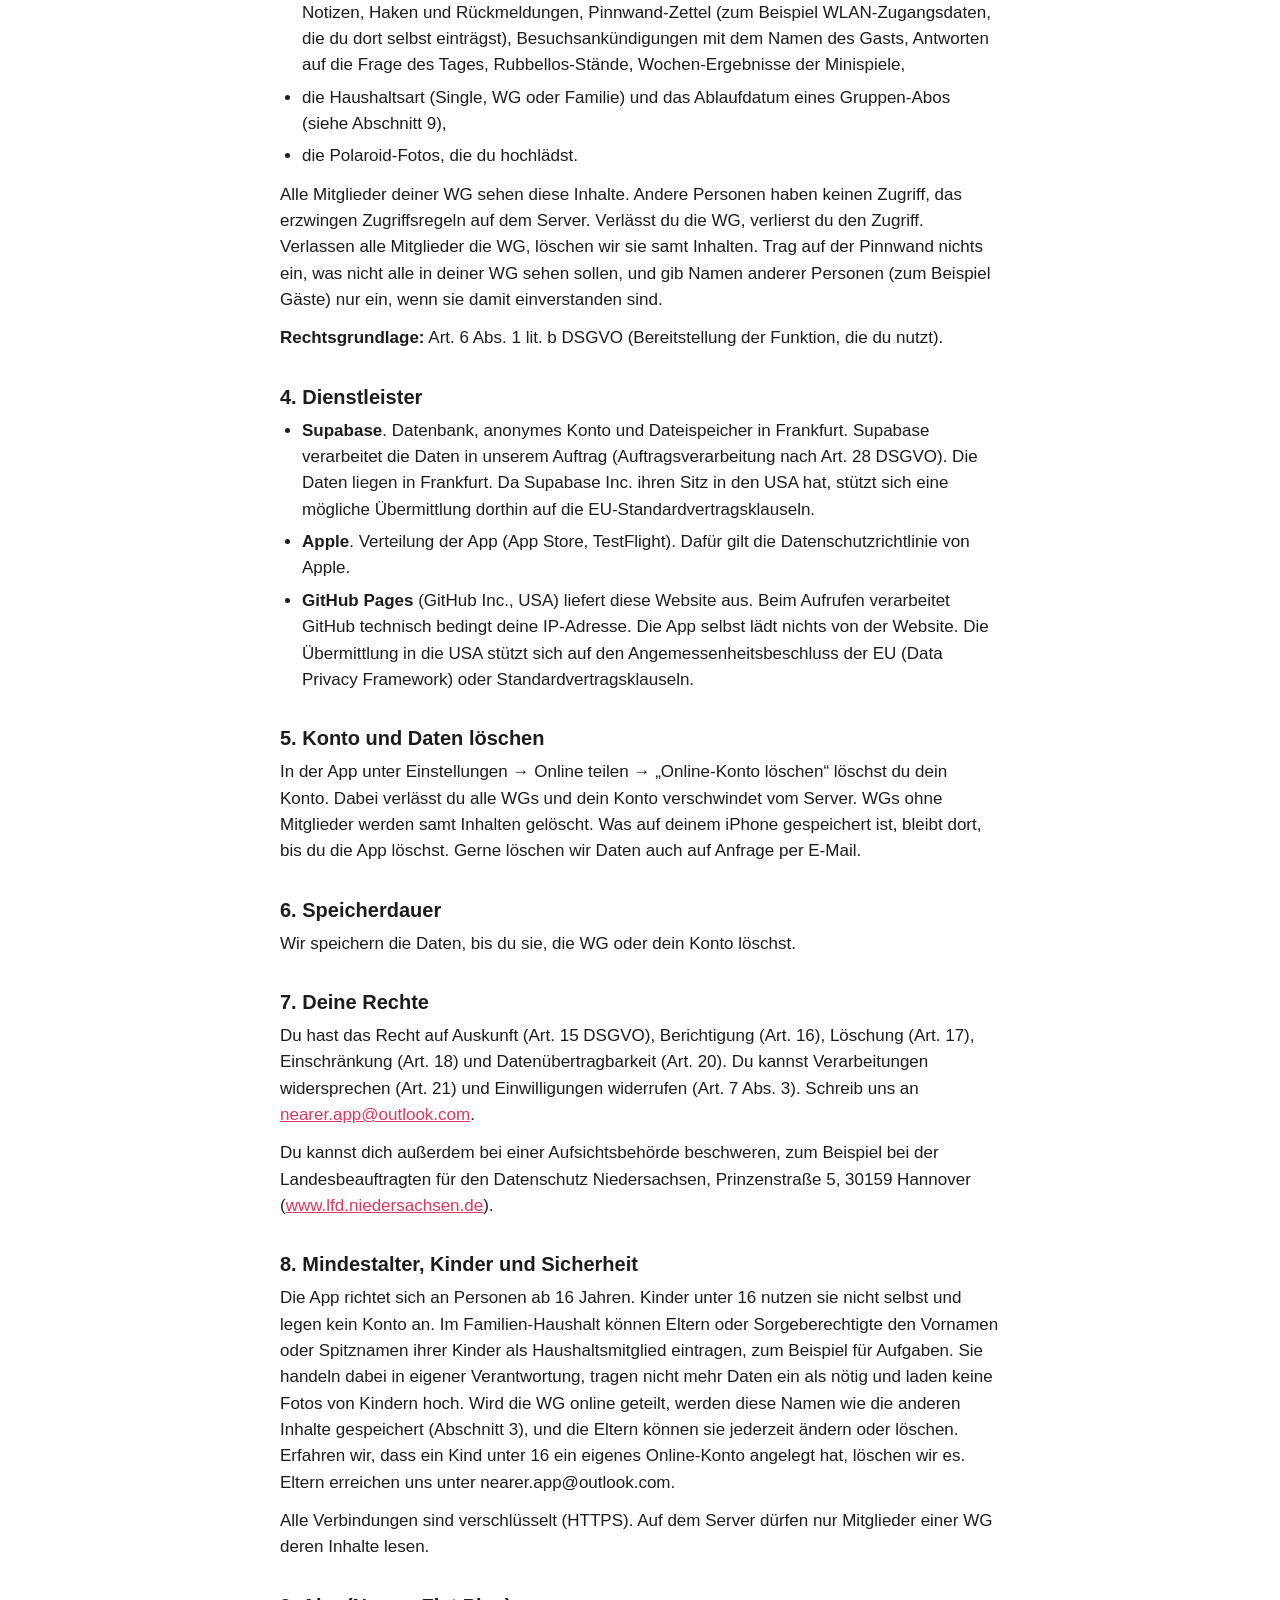
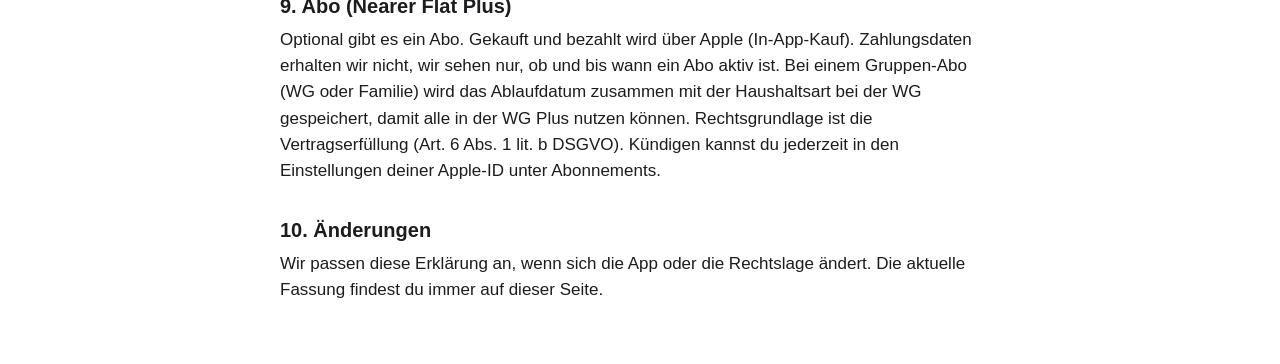
<file: wg/datenschutz.html>
<!doctype html>
<html lang="de">
<head>
<meta charset="utf-8">
<meta name="viewport" content="width=device-width, initial-scale=1">
<meta name="color-scheme" content="light dark">
<title>Datenschutzerklärung. Nearer Flat</title>
<link rel="stylesheet" href="../legal.css">
</head>
<body>

<h1>Datenschutzerklärung</h1>
<p class="muted">Stand: 13. November 2026 · <a href="datenschutz-en.html" lang="en">English</a></p>

<p>Hier erfährst du, welche Daten die App „<span class="app-name">Nearer Flat</span>“ verarbeitet, wofür wir sie verwenden und welche Rechte du hast.</p>

<h2>Das Wichtigste in Kürze</h2>
<ul>
  <li>Kein Tracking, keine Werbung, kein Verkauf deiner Daten.</li>
  <li>Ohne Konto bleiben alle Daten (Putzplan, Einkaufsliste, Ausgaben, Termine, Antworten, Fotos, Spielergebnisse) auf deinem iPhone.</li>
  <li>Nur wenn du die WG online teilst, legt die App ein anonymes Konto an, ohne Name, E-Mail oder Passwort. Dann speichern wir die WG-Inhalte und Fotos auf unserem Server in Frankfurt, sichtbar nur für die Mitglieder deiner WG.</li>
  <li>Du kannst dein Online-Konto jederzeit in der App löschen.</li>
</ul>

<h2>1. Verantwortlicher</h2>
<p>
  Steven Ring<br>
  Am Bahnhof 1<br>
  38458 Velpke<br>
  E-Mail: <a href="mailto:nearer.app@outlook.com">nearer.app@outlook.com</a>
</p>

<h2>2. Daten, die nur auf deinem Gerät bleiben</h2>
<p>Solange du die WG nicht online teilst, speichert die App alles ausschließlich auf deinem iPhone: Namen der Mitbewohner, Putzplan mit Punkten, Einkaufsliste, Ausgaben, Kalendertermine (auch aus einer importierten .ics-Datei oder aus der Kalender-App deines iPhones), Antworten auf die Frage des Tages, Rubbellos, Spielergebnisse und Polaroid-Fotos. Wir erhalten diese Daten nicht. Beim Löschen der App werden sie gelöscht.</p>
<p>Kalenderzugriff: Nur wenn du „Aus Apple Kalender importieren“ wählst und den Zugriff erlaubst, liest die App die Termine der nächsten 90 Tage aus den Kalendern, die du auswählst. Diese Termine bleiben auf deinem iPhone und werden nicht an unseren Server übertragen oder mit deiner WG geteilt. Den Zugriff kannst du jederzeit in den iPhone-Einstellungen widerrufen.</p>
<p>Erinnerungen und das Widget laufen lokal auf deinem Gerät. Dafür wird nichts an uns gesendet. Beim Import eines Kalenders per Link ruft dein iPhone die Adresse direkt auf, die du selbst eingegeben hast. Es werden keine Daten von dir mitgesendet.</p>

<h2>3. Online teilen und Anmeldung</h2>
<p><strong>Anmeldung mit Apple (freiwillig).</strong> Beim Online-Teilen kannst du dich mit Apple anmelden, damit du deine WG auf einem neuen Handy wiederherstellen kannst. Apple gibt uns dabei keinen Namen und keine E-Mail-Adresse weiter, wir erhalten nur eine app-spezifische Kennung. Die Kennung speichern wir, um dein Konto der WG zuzuordnen. Die Anmeldung kannst du jederzeit in den iOS-Einstellungen (Apple-Account, Anmelden mit Apple) beenden; dein Online-Konto löschst du in der App. Dabei widerrufen wir auch die Verknüpfung bei Apple. Dafür speichern wir bis zur Löschung ein von Apple ausgestelltes Token, das danach ebenfalls gelöscht wird.</p>
<p><strong>Ohne Anmeldung.</strong> Alternativ legt die App im Hintergrund ein anonymes Konto an.</p>
<p>Wenn du eine WG online anlegst oder einer beitrittst, legt die App im Hintergrund ein anonymes Konto an. Dafür vergibt unser Server eine zufällige Nutzerkennung, es gibt keinen Namen, keine E-Mail-Adresse und kein Passwort. Den Anmeldeschlüssel speichert die App im iOS-Schlüsselbund deines iPhones. Dann speichern wir auf unserem Server (Supabase, Frankfurt):</p>
<ul>
  <li>deine Nutzerkennung und die Zugehörigkeit zur WG,</li>
  <li>den Einladungscode der WG,</li>
  <li>die Inhalte, die ihr in der App teilt: Mitbewohner-Namen mit Farbe, Einzugsdatum und geplanten Abwesenheiten, den freiwilligen PayPal.Me-Namen, Putzplan mit Erledigt-Zähler und freiwilligen Notizen, Einkaufsliste, Ausgaben und feste Kosten, Termine mit freiwilligen Notizen, Haken und Rückmeldungen, Pinnwand-Zettel (zum Beispiel WLAN-Zugangsdaten, die du dort selbst einträgst), Besuchsankündigungen mit dem Namen des Gasts, Antworten auf die Frage des Tages, Rubbellos-Stände, Wochen-Ergebnisse der Minispiele,</li>
  <li>die Haushaltsart (Single, WG oder Familie) und das Ablaufdatum eines Gruppen-Abos (siehe Abschnitt 9),</li>
  <li>die Polaroid-Fotos, die du hochlädst.</li>
</ul>
<p>Alle Mitglieder deiner WG sehen diese Inhalte. Andere Personen haben keinen Zugriff, das erzwingen Zugriffsregeln auf dem Server. Verlässt du die WG, verlierst du den Zugriff. Verlassen alle Mitglieder die WG, löschen wir sie samt Inhalten. Trag auf der Pinnwand nichts ein, was nicht alle in deiner WG sehen sollen, und gib Namen anderer Personen (zum Beispiel Gäste) nur ein, wenn sie damit einverstanden sind.</p>
<p><strong>Rechtsgrundlage:</strong> Art. 6 Abs. 1 lit. b DSGVO (Bereitstellung der Funktion, die du nutzt).</p>

<h2>4. Dienstleister</h2>
<ul>
  <li><strong>Supabase</strong>. Datenbank, anonymes Konto und Dateispeicher in Frankfurt. Supabase verarbeitet die Daten in unserem Auftrag (Auftragsverarbeitung nach Art. 28 DSGVO). Die Daten liegen in Frankfurt. Da Supabase Inc. ihren Sitz in den USA hat, stützt sich eine mögliche Übermittlung dorthin auf die EU-Standardvertragsklauseln.</li>
  <li><strong>Apple</strong>. Verteilung der App (App Store, TestFlight). Dafür gilt die Datenschutzrichtlinie von Apple.</li>
  <li><strong>GitHub Pages</strong> (GitHub Inc., USA) liefert diese Website aus. Beim Aufrufen verarbeitet GitHub technisch bedingt deine IP-Adresse. Die App selbst lädt nichts von der Website. Die Übermittlung in die USA stützt sich auf den Angemessenheitsbeschluss der EU (Data Privacy Framework) oder Standardvertragsklauseln.</li>
</ul>

<h2>5. Konto und Daten löschen</h2>
<p>In der App unter Einstellungen → Online teilen → „Online-Konto löschen“ löschst du dein Konto. Dabei verlässt du alle WGs und dein Konto verschwindet vom Server. WGs ohne Mitglieder werden samt Inhalten gelöscht. Was auf deinem iPhone gespeichert ist, bleibt dort, bis du die App löschst. Gerne löschen wir Daten auch auf Anfrage per E-Mail.</p>

<h2>6. Speicherdauer</h2>
<p>Wir speichern die Daten, bis du sie, die WG oder dein Konto löschst.</p>

<h2>7. Deine Rechte</h2>
<p>Du hast das Recht auf Auskunft (Art. 15 DSGVO), Berichtigung (Art. 16), Löschung (Art. 17), Einschränkung (Art. 18) und Datenübertragbarkeit (Art. 20). Du kannst Verarbeitungen widersprechen (Art. 21) und Einwilligungen widerrufen (Art. 7 Abs. 3). Schreib uns an <a href="mailto:nearer.app@outlook.com">nearer.app@outlook.com</a>.</p>
<p>Du kannst dich außerdem bei einer Aufsichtsbehörde beschweren, zum Beispiel bei der Landesbeauftragten für den Datenschutz Niedersachsen, Prinzenstraße 5, 30159 Hannover (<a href="https://www.lfd.niedersachsen.de">www.lfd.niedersachsen.de</a>).</p>

<h2>8. Mindestalter, Kinder und Sicherheit</h2>
<p>Die App richtet sich an Personen ab 16 Jahren. Kinder unter 16 nutzen sie nicht selbst und legen kein Konto an. Im Familien-Haushalt können Eltern oder Sorgeberechtigte den Vornamen oder Spitznamen ihrer Kinder als Haushaltsmitglied eintragen, zum Beispiel für Aufgaben. Sie handeln dabei in eigener Verantwortung, tragen nicht mehr Daten ein als nötig und laden keine Fotos von Kindern hoch. Wird die WG online geteilt, werden diese Namen wie die anderen Inhalte gespeichert (Abschnitt 3), und die Eltern können sie jederzeit ändern oder löschen. Erfahren wir, dass ein Kind unter 16 ein eigenes Online-Konto angelegt hat, löschen wir es. Eltern erreichen uns unter nearer.app@outlook.com.</p>
<p>Alle Verbindungen sind verschlüsselt (HTTPS). Auf dem Server dürfen nur Mitglieder einer WG deren Inhalte lesen.</p>

<h2>9. Abo (Nearer Flat Plus)</h2>
<p>Optional gibt es ein Abo. Gekauft und bezahlt wird über Apple (In-App-Kauf). Zahlungsdaten erhalten wir nicht, wir sehen nur, ob und bis wann ein Abo aktiv ist. Bei einem Gruppen-Abo (WG oder Familie) wird das Ablaufdatum zusammen mit der Haushaltsart bei der WG gespeichert, damit alle in der WG Plus nutzen können. Rechtsgrundlage ist die Vertragserfüllung (Art. 6 Abs. 1 lit. b DSGVO). Kündigen kannst du jederzeit in den Einstellungen deiner Apple-ID unter Abonnements.</p>

<h2>10. Änderungen</h2>
<p>Wir passen diese Erklärung an, wenn sich die App oder die Rechtslage ändert. Die aktuelle Fassung findest du immer auf dieser Seite.</p>

</body>
</html>
</file>
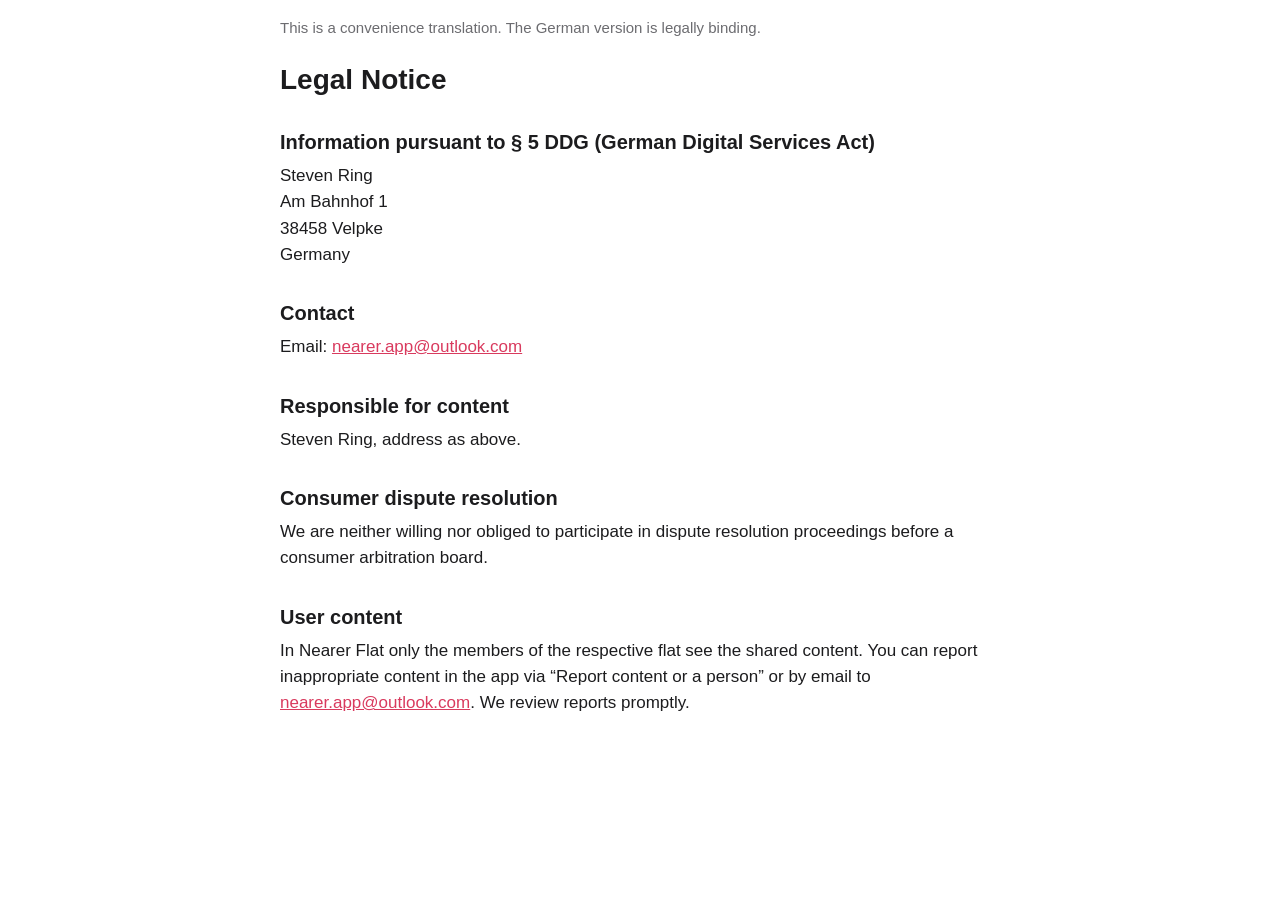
<file: wg/impressum-en.html>
<!doctype html>
<html lang="en">
<head>
<meta charset="utf-8">
<meta name="viewport" content="width=device-width, initial-scale=1">
<meta name="color-scheme" content="light dark">
<title>Legal Notice. Nearer Flat</title>
<link rel="stylesheet" href="../legal.css">
</head>
<body>


<p class="muted">This is a convenience translation. The German version is legally binding.</p>

<h1>Legal Notice</h1>

<h2>Information pursuant to § 5 DDG (German Digital Services Act)</h2>
<p>
  Steven Ring<br>
  Am Bahnhof 1<br>
  38458 Velpke<br>
  Germany
</p>

<h2>Contact</h2>
<p>Email: <a href="mailto:nearer.app@outlook.com">nearer.app@outlook.com</a></p>

<h2>Responsible for content</h2>
<p>Steven Ring, address as above.</p>

<h2>Consumer dispute resolution</h2>
<p>We are neither willing nor obliged to participate in dispute resolution proceedings before a consumer arbitration board.</p>

<h2>User content</h2>
<p>In Nearer Flat only the members of the respective flat see the shared content. You can report inappropriate content in the app via “Report content or a person” or by email to <a href="mailto:nearer.app@outlook.com">nearer.app@outlook.com</a>. We review reports promptly.</p>

</body>
</html>
</file>
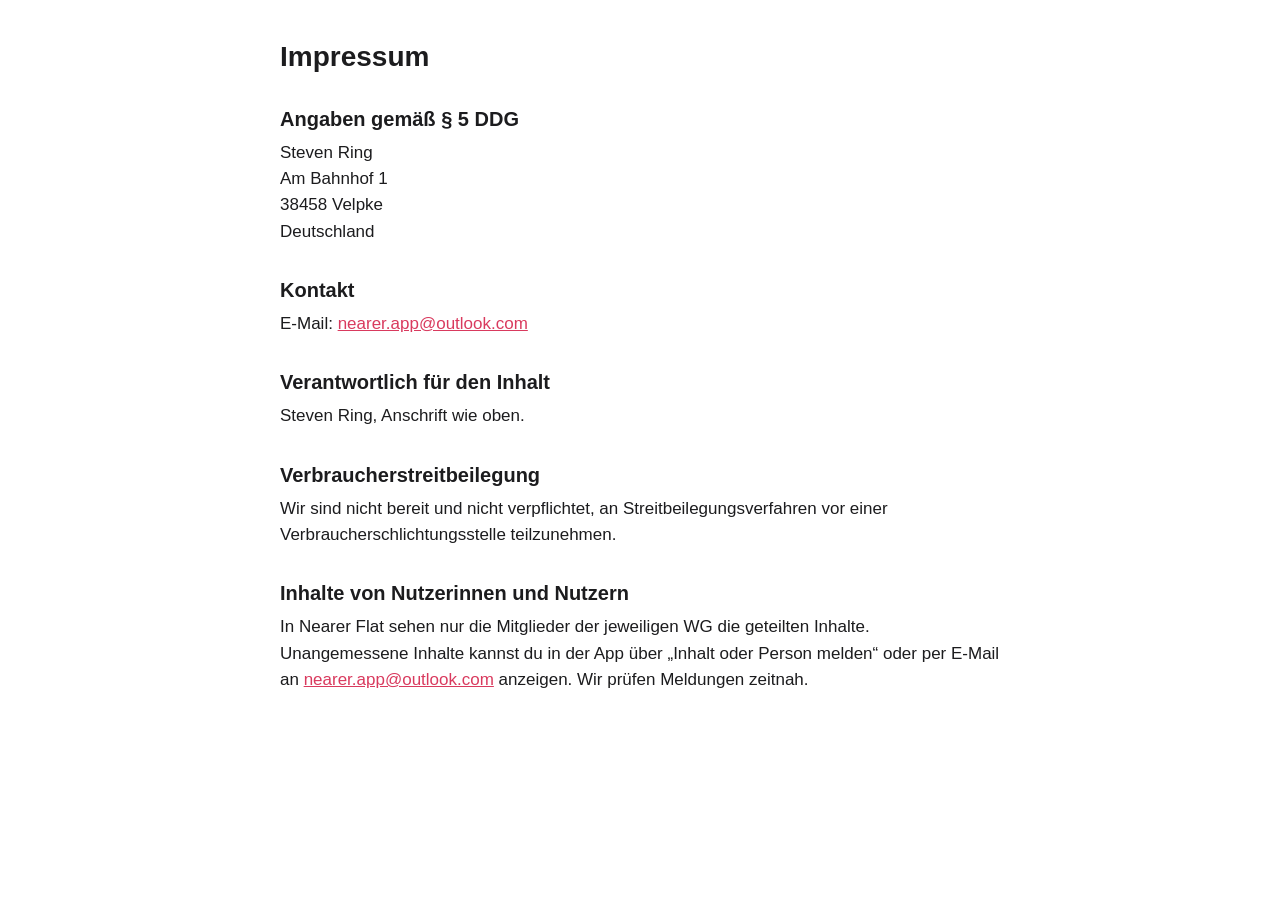
<file: wg/impressum.html>
<!doctype html>
<html lang="de">
<head>
<meta charset="utf-8">
<meta name="viewport" content="width=device-width, initial-scale=1">
<meta name="color-scheme" content="light dark">
<title>Impressum. Nearer Flat</title>
<link rel="stylesheet" href="../legal.css">
</head>
<body>


<h1>Impressum</h1>

<h2>Angaben gemäß § 5 DDG</h2>
<p>
  Steven Ring<br>
  Am Bahnhof 1<br>
  38458 Velpke<br>
  Deutschland
</p>

<h2>Kontakt</h2>
<p>E-Mail: <a href="mailto:nearer.app@outlook.com">nearer.app@outlook.com</a></p>

<h2>Verantwortlich für den Inhalt</h2>
<p>Steven Ring, Anschrift wie oben.</p>

<h2>Verbraucherstreitbeilegung</h2>
<p>Wir sind nicht bereit und nicht verpflichtet, an Streitbeilegungsverfahren vor einer Verbraucherschlichtungsstelle teilzunehmen.</p>

<h2>Inhalte von Nutzerinnen und Nutzern</h2>
<p>In Nearer Flat sehen nur die Mitglieder der jeweiligen WG die geteilten Inhalte. Unangemessene Inhalte kannst du in der App über „Inhalt oder Person melden“ oder per E-Mail an <a href="mailto:nearer.app@outlook.com">nearer.app@outlook.com</a> anzeigen. Wir prüfen Meldungen zeitnah.</p>

</body>
</html>
</file>
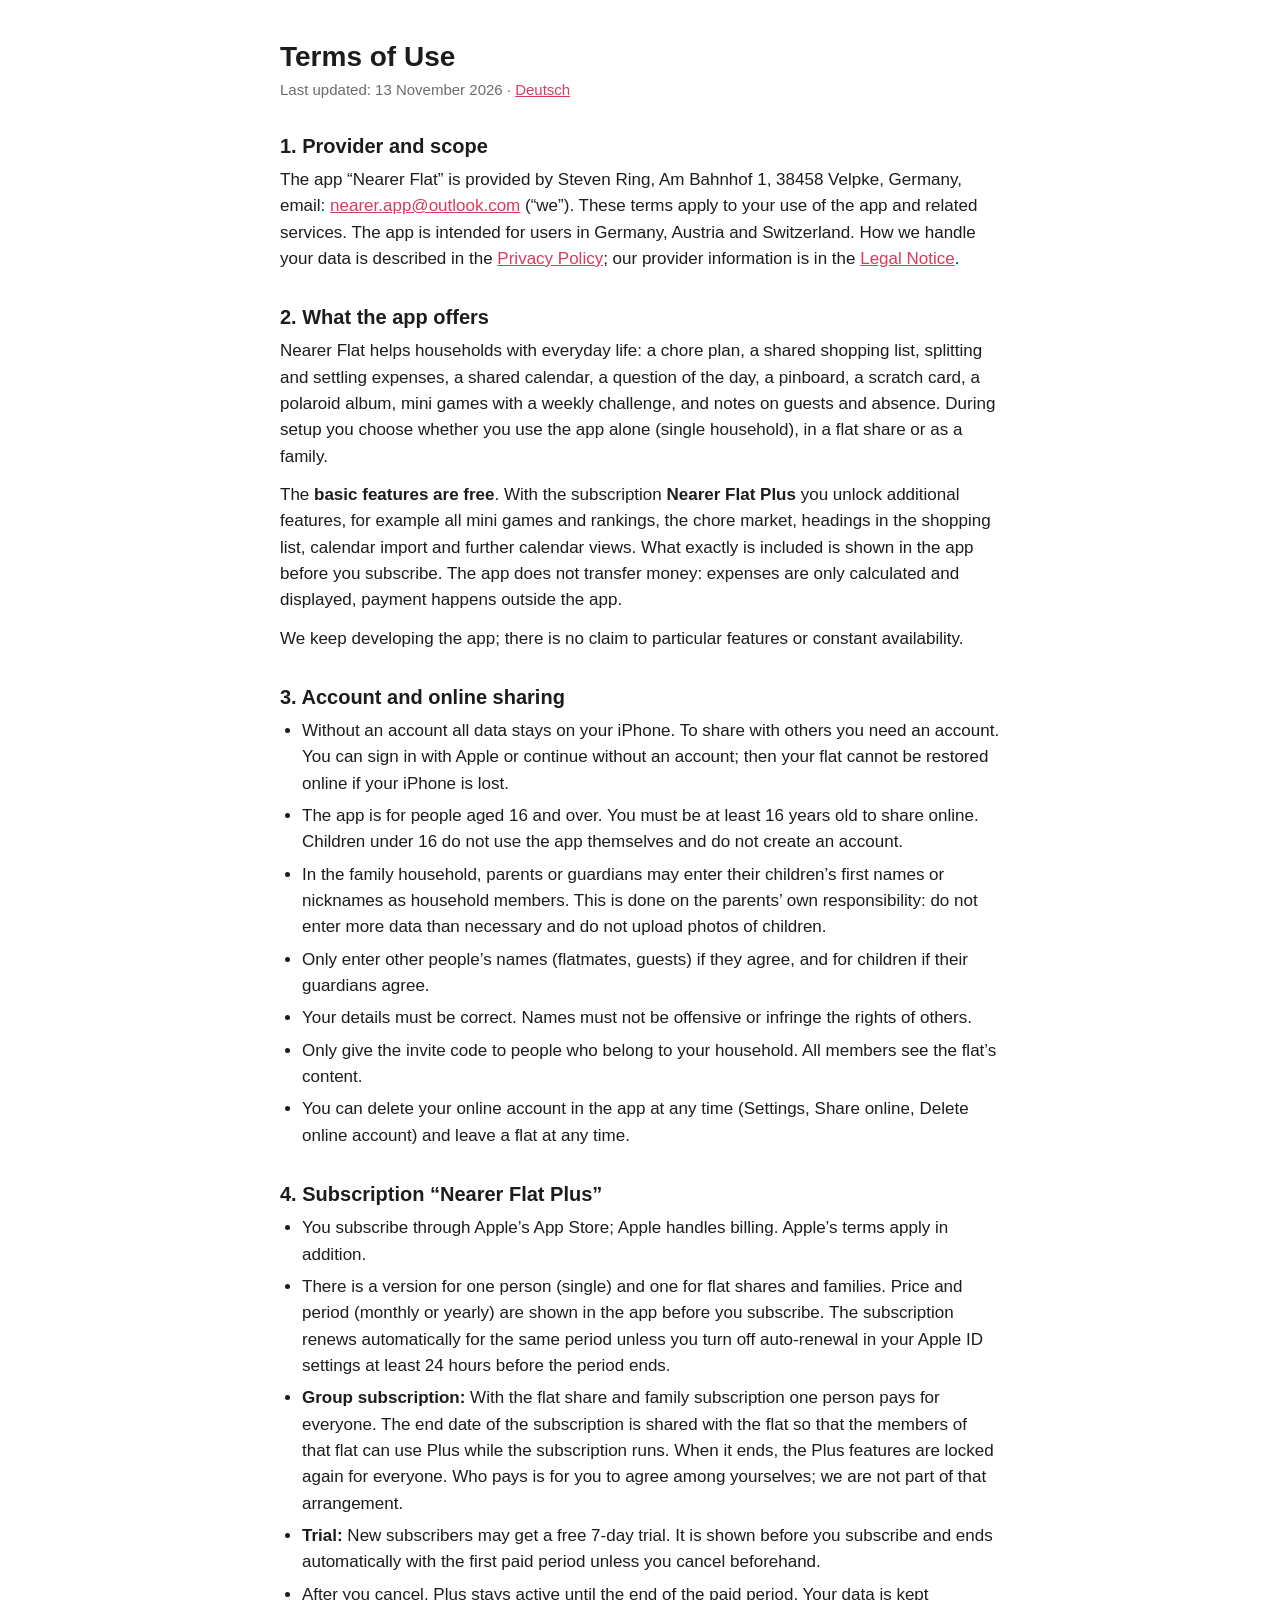
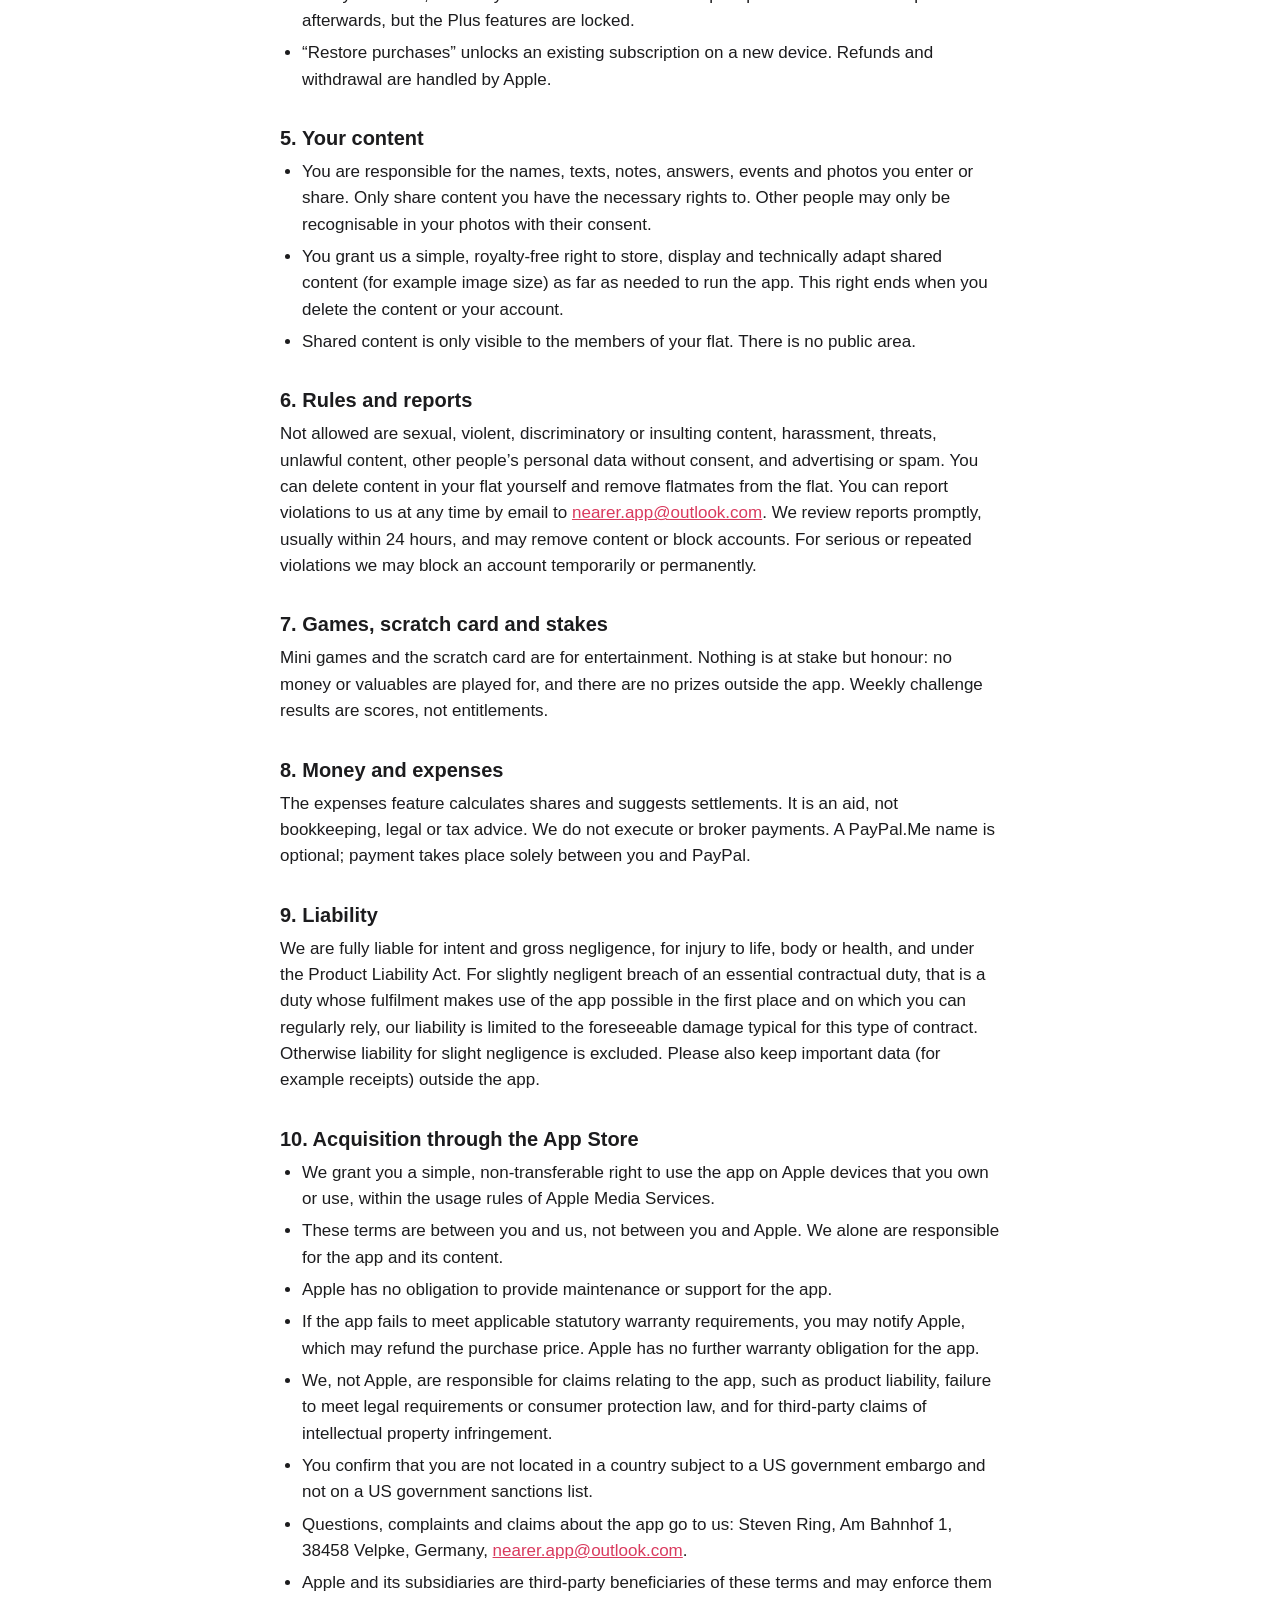
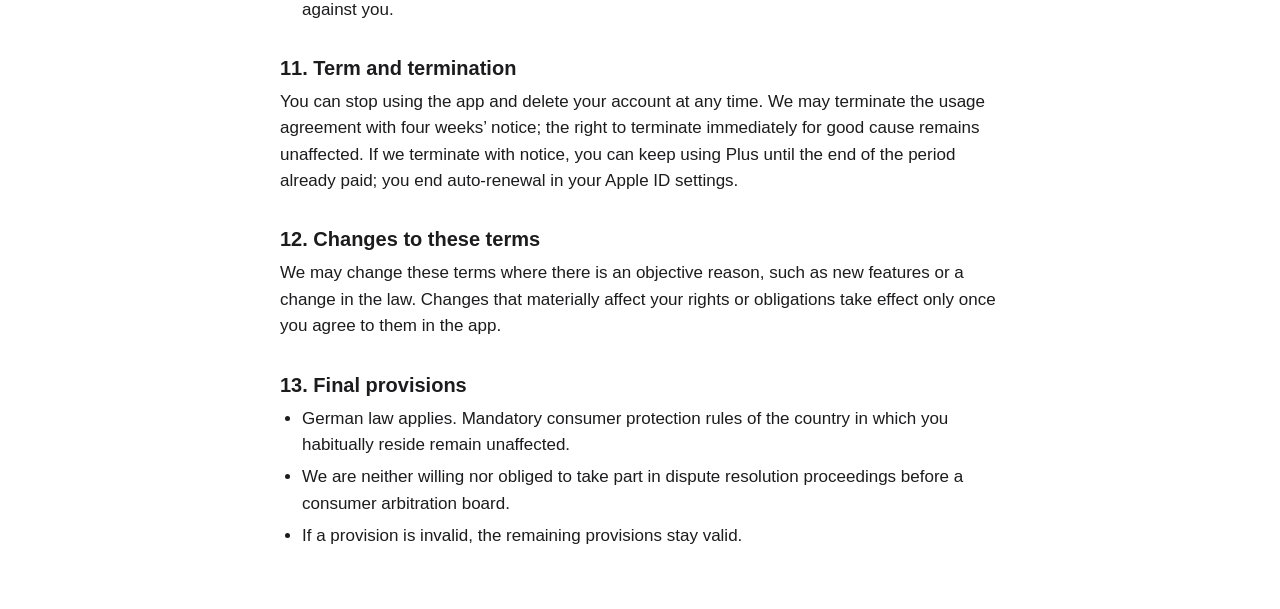
<file: wg/nutzungsbedingungen-en.html>
<!doctype html>
<html lang="en">
<head>
<meta charset="utf-8">
<meta name="viewport" content="width=device-width, initial-scale=1">
<meta name="color-scheme" content="light dark">
<title>Terms of Use. Nearer Flat</title>
<link rel="stylesheet" href="../legal.css">
</head>
<body>

<h1>Terms of Use</h1>
<p class="muted">Last updated: 13 November 2026 · <a href="nutzungsbedingungen.html" lang="de">Deutsch</a></p>

<h2>1. Provider and scope</h2>
<p>The app “<span class="app-name">Nearer Flat</span>” is provided by Steven Ring, Am Bahnhof 1, 38458 Velpke, Germany, email: <a href="mailto:nearer.app@outlook.com">nearer.app@outlook.com</a> (“we”). These terms apply to your use of the app and related services. The app is intended for users in Germany, Austria and Switzerland. How we handle your data is described in the <a href="datenschutz-en.html">Privacy Policy</a>; our provider information is in the <a href="../impressum-en.html">Legal Notice</a>.</p>

<h2>2. What the app offers</h2>
<p><span class="app-name">Nearer Flat</span> helps households with everyday life: a chore plan, a shared shopping list, splitting and settling expenses, a shared calendar, a question of the day, a pinboard, a scratch card, a polaroid album, mini games with a weekly challenge, and notes on guests and absence. During setup you choose whether you use the app alone (single household), in a flat share or as a family.</p>
<p>The <strong>basic features are free</strong>. With the subscription <strong>Nearer Flat Plus</strong> you unlock additional features, for example all mini games and rankings, the chore market, headings in the shopping list, calendar import and further calendar views. What exactly is included is shown in the app before you subscribe. The app does not transfer money: expenses are only calculated and displayed, payment happens outside the app.</p>
<p>We keep developing the app; there is no claim to particular features or constant availability.</p>

<h2>3. Account and online sharing</h2>
<ul>
  <li>Without an account all data stays on your iPhone. To share with others you need an account. You can sign in with Apple or continue without an account; then your flat cannot be restored online if your iPhone is lost.</li>
  <li>The app is for people aged 16 and over. You must be at least 16 years old to share online. Children under 16 do not use the app themselves and do not create an account.</li>
  <li>In the family household, parents or guardians may enter their children’s first names or nicknames as household members. This is done on the parents’ own responsibility: do not enter more data than necessary and do not upload photos of children.</li>
  <li>Only enter other people’s names (flatmates, guests) if they agree, and for children if their guardians agree.</li>
  <li>Your details must be correct. Names must not be offensive or infringe the rights of others.</li>
  <li>Only give the invite code to people who belong to your household. All members see the flat’s content.</li>
  <li>You can delete your online account in the app at any time (Settings, Share online, Delete online account) and leave a flat at any time.</li>
</ul>

<h2>4. Subscription “Nearer Flat Plus”</h2>
<ul>
  <li>You subscribe through Apple’s App Store; Apple handles billing. Apple’s terms apply in addition.</li>
  <li>There is a version for one person (single) and one for flat shares and families. Price and period (monthly or yearly) are shown in the app before you subscribe. The subscription renews automatically for the same period unless you turn off auto-renewal in your Apple ID settings at least 24 hours before the period ends.</li>
  <li><strong>Group subscription:</strong> With the flat share and family subscription one person pays for everyone. The end date of the subscription is shared with the flat so that the members of that flat can use Plus while the subscription runs. When it ends, the Plus features are locked again for everyone. Who pays is for you to agree among yourselves; we are not part of that arrangement.</li>
  <li><strong>Trial:</strong> New subscribers may get a free 7-day trial. It is shown before you subscribe and ends automatically with the first paid period unless you cancel beforehand.</li>
  <li>After you cancel, Plus stays active until the end of the paid period. Your data is kept afterwards, but the Plus features are locked.</li>
  <li>“Restore purchases” unlocks an existing subscription on a new device. Refunds and withdrawal are handled by Apple.</li>
</ul>

<h2>5. Your content</h2>
<ul>
  <li>You are responsible for the names, texts, notes, answers, events and photos you enter or share. Only share content you have the necessary rights to. Other people may only be recognisable in your photos with their consent.</li>
  <li>You grant us a simple, royalty-free right to store, display and technically adapt shared content (for example image size) as far as needed to run the app. This right ends when you delete the content or your account.</li>
  <li>Shared content is only visible to the members of your flat. There is no public area.</li>
</ul>

<h2>6. Rules and reports</h2>
<p>Not allowed are sexual, violent, discriminatory or insulting content, harassment, threats, unlawful content, other people’s personal data without consent, and advertising or spam. You can delete content in your flat yourself and remove flatmates from the flat. You can report violations to us at any time by email to <a href="mailto:nearer.app@outlook.com">nearer.app@outlook.com</a>. We review reports promptly, usually within 24 hours, and may remove content or block accounts. For serious or repeated violations we may block an account temporarily or permanently.</p>

<h2>7. Games, scratch card and stakes</h2>
<p>Mini games and the scratch card are for entertainment. Nothing is at stake but honour: no money or valuables are played for, and there are no prizes outside the app. Weekly challenge results are scores, not entitlements.</p>

<h2>8. Money and expenses</h2>
<p>The expenses feature calculates shares and suggests settlements. It is an aid, not bookkeeping, legal or tax advice. We do not execute or broker payments. A PayPal.Me name is optional; payment takes place solely between you and PayPal.</p>

<h2>9. Liability</h2>
<p>We are fully liable for intent and gross negligence, for injury to life, body or health, and under the Product Liability Act. For slightly negligent breach of an essential contractual duty, that is a duty whose fulfilment makes use of the app possible in the first place and on which you can regularly rely, our liability is limited to the foreseeable damage typical for this type of contract. Otherwise liability for slight negligence is excluded. Please also keep important data (for example receipts) outside the app.</p>

<h2>10. Acquisition through the App Store</h2>
<ul>
  <li>We grant you a simple, non-transferable right to use the app on Apple devices that you own or use, within the usage rules of Apple Media Services.</li>
  <li>These terms are between you and us, not between you and Apple. We alone are responsible for the app and its content.</li>
  <li>Apple has no obligation to provide maintenance or support for the app.</li>
  <li>If the app fails to meet applicable statutory warranty requirements, you may notify Apple, which may refund the purchase price. Apple has no further warranty obligation for the app.</li>
  <li>We, not Apple, are responsible for claims relating to the app, such as product liability, failure to meet legal requirements or consumer protection law, and for third-party claims of intellectual property infringement.</li>
  <li>You confirm that you are not located in a country subject to a US government embargo and not on a US government sanctions list.</li>
  <li>Questions, complaints and claims about the app go to us: Steven Ring, Am Bahnhof 1, 38458 Velpke, Germany, <a href="mailto:nearer.app@outlook.com">nearer.app@outlook.com</a>.</li>
  <li>Apple and its subsidiaries are third-party beneficiaries of these terms and may enforce them against you.</li>
</ul>

<h2>11. Term and termination</h2>
<p>You can stop using the app and delete your account at any time. We may terminate the usage agreement with four weeks’ notice; the right to terminate immediately for good cause remains unaffected. If we terminate with notice, you can keep using Plus until the end of the period already paid; you end auto-renewal in your Apple ID settings.</p>

<h2>12. Changes to these terms</h2>
<p>We may change these terms where there is an objective reason, such as new features or a change in the law. Changes that materially affect your rights or obligations take effect only once you agree to them in the app.</p>

<h2>13. Final provisions</h2>
<ul>
  <li>German law applies. Mandatory consumer protection rules of the country in which you habitually reside remain unaffected.</li>
  <li>We are neither willing nor obliged to take part in dispute resolution proceedings before a consumer arbitration board.</li>
  <li>If a provision is invalid, the remaining provisions stay valid.</li>
</ul>

</body>
</html>
</file>
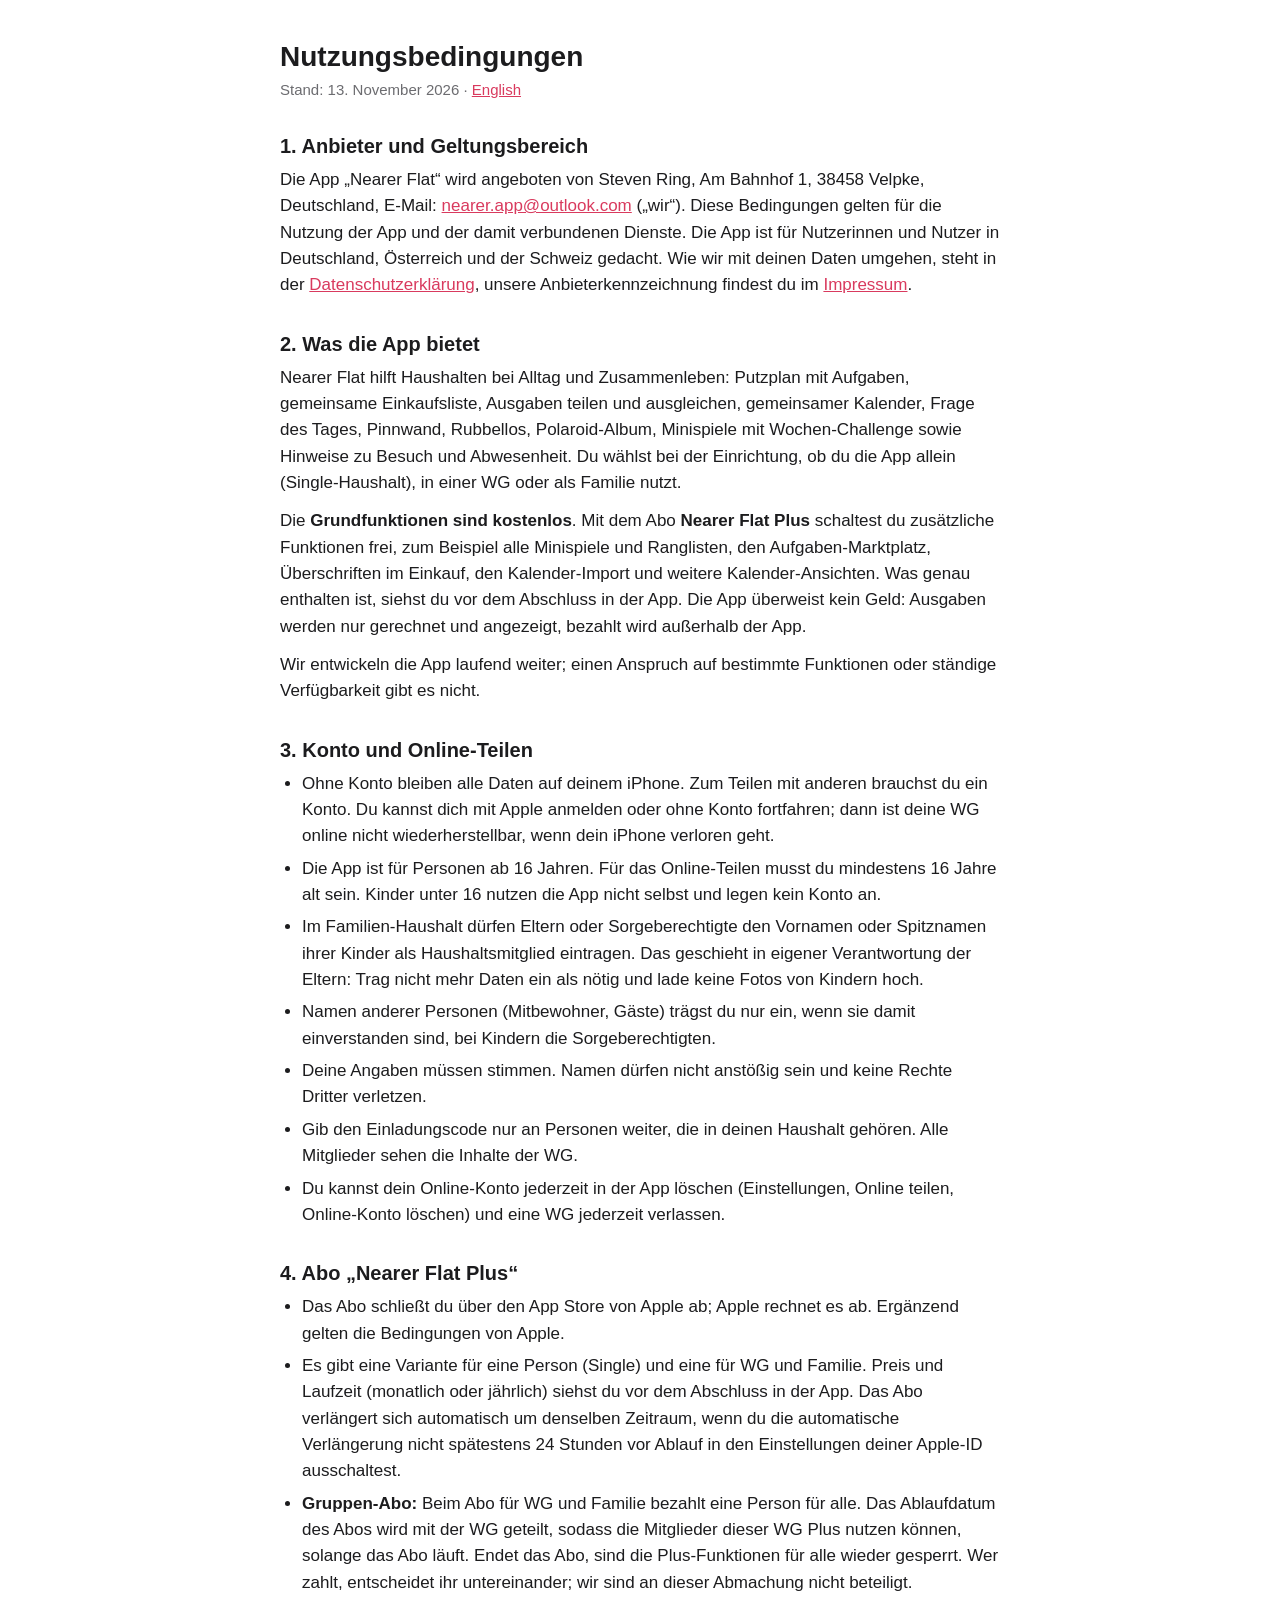
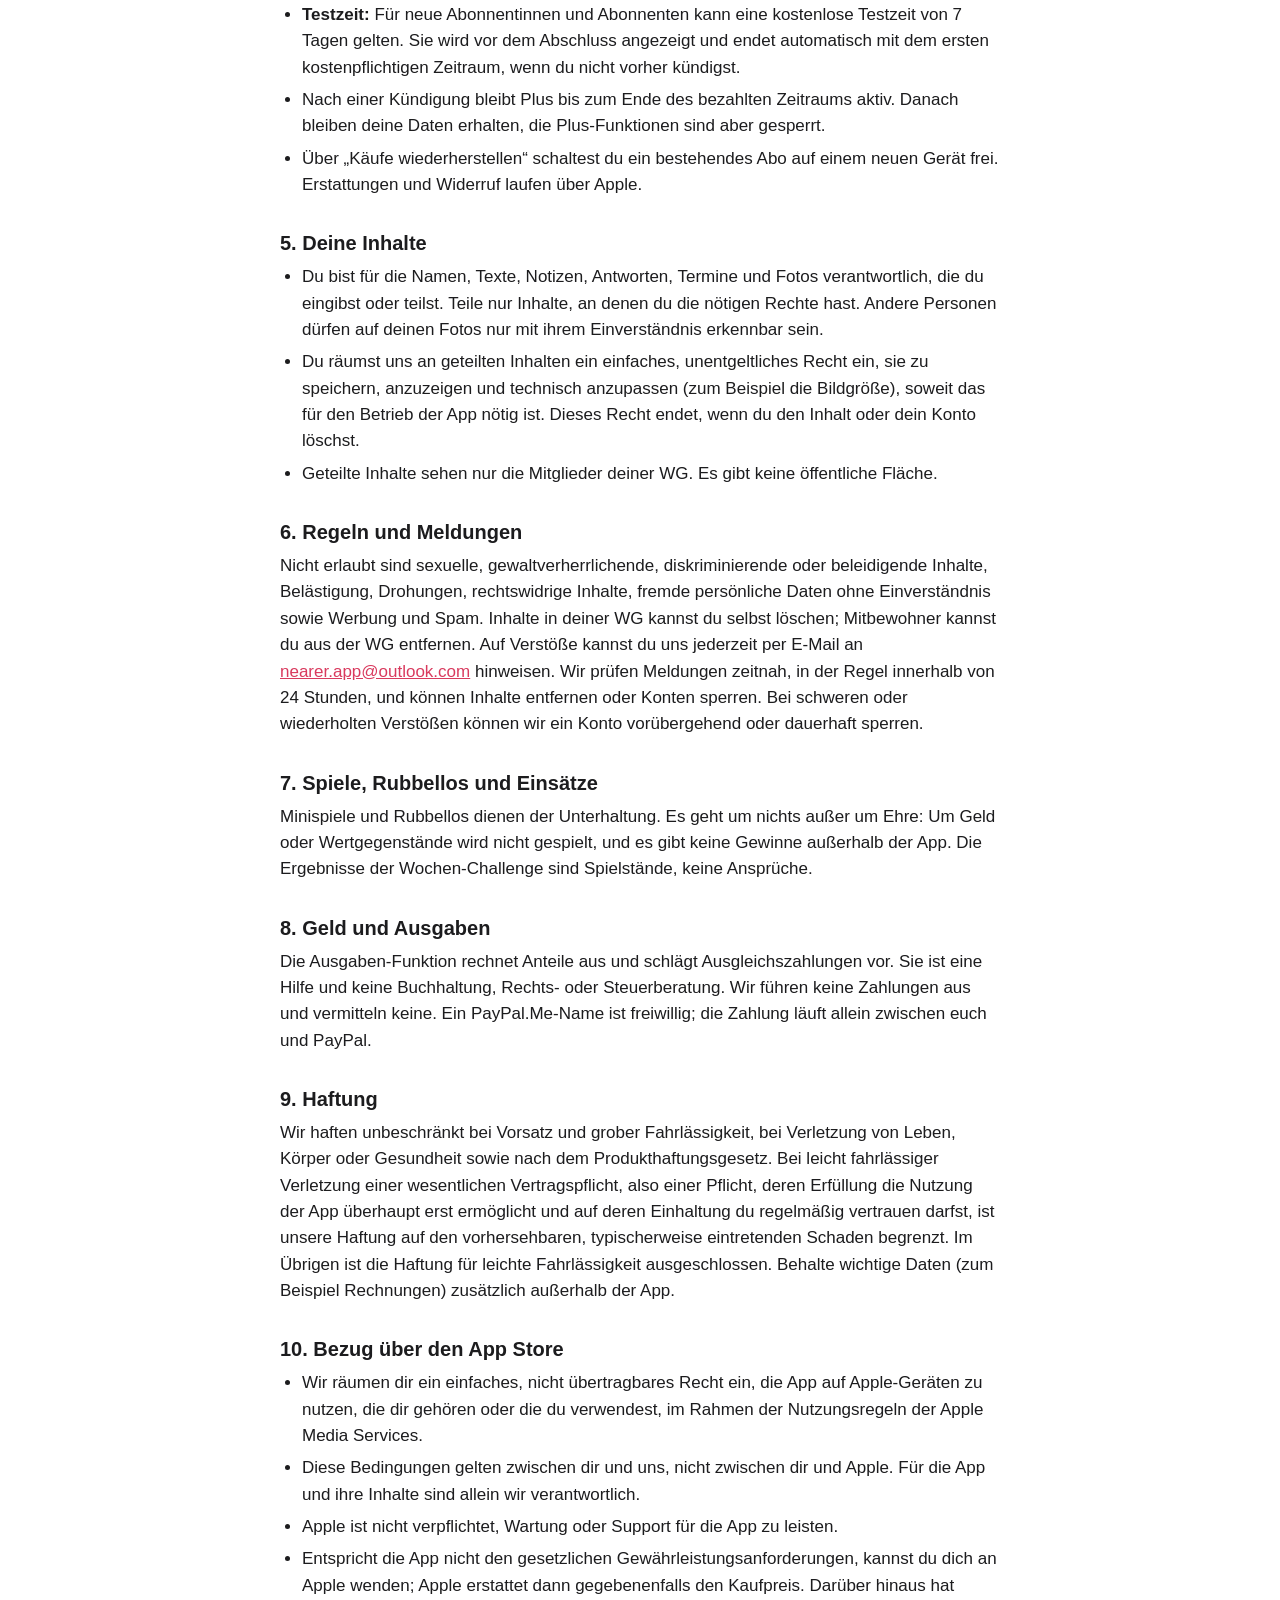
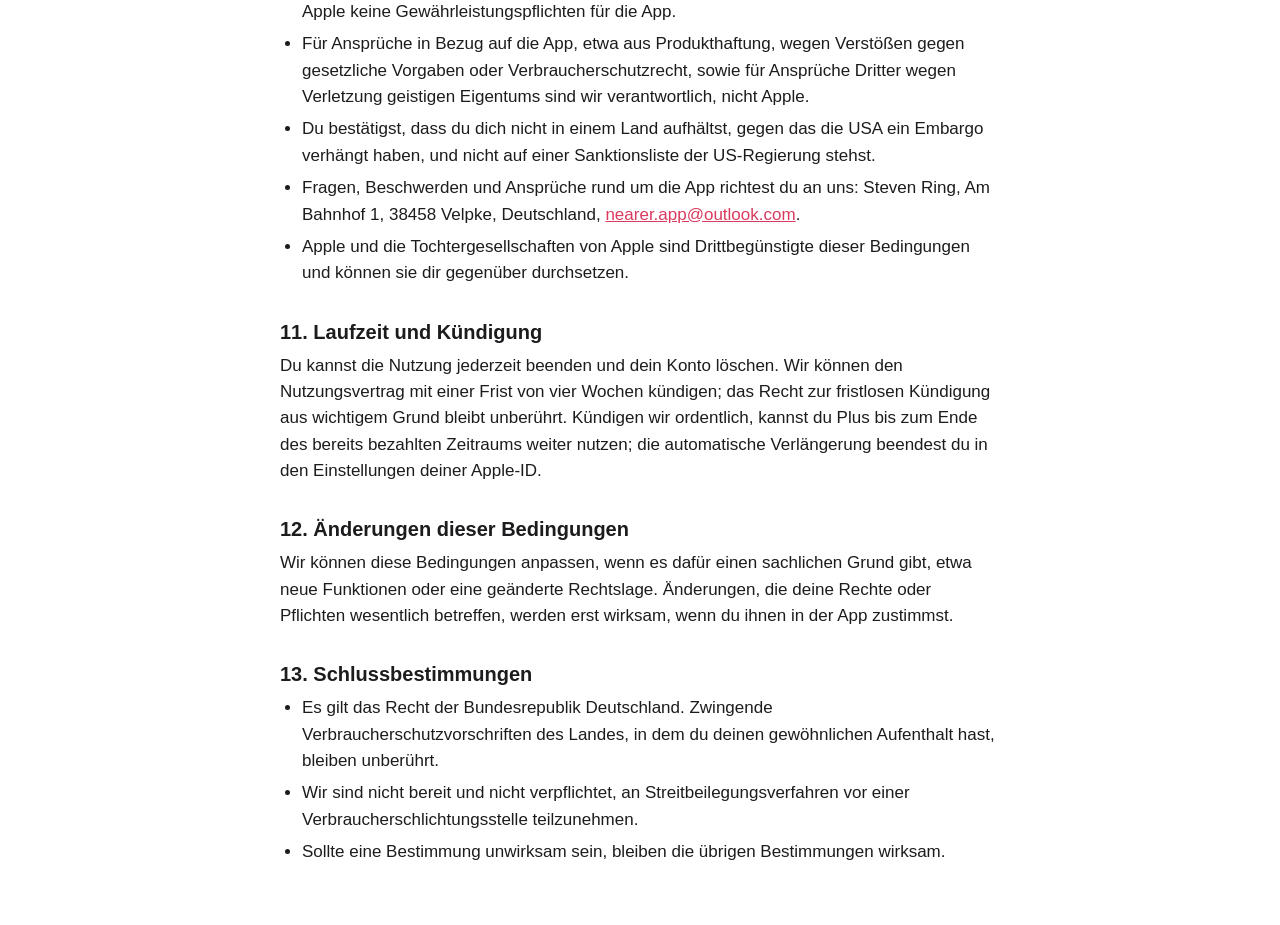
<file: wg/nutzungsbedingungen.html>
<!doctype html>
<html lang="de">
<head>
<meta charset="utf-8">
<meta name="viewport" content="width=device-width, initial-scale=1">
<meta name="color-scheme" content="light dark">
<title>Nutzungsbedingungen. Nearer Flat</title>
<link rel="stylesheet" href="../legal.css">
</head>
<body>

<h1>Nutzungsbedingungen</h1>
<p class="muted">Stand: 13. November 2026 · <a href="nutzungsbedingungen-en.html" lang="en">English</a></p>

<h2>1. Anbieter und Geltungsbereich</h2>
<p>Die App „<span class="app-name">Nearer Flat</span>“ wird angeboten von Steven Ring, Am Bahnhof 1, 38458 Velpke, Deutschland, E-Mail: <a href="mailto:nearer.app@outlook.com">nearer.app@outlook.com</a> („wir“). Diese Bedingungen gelten für die Nutzung der App und der damit verbundenen Dienste. Die App ist für Nutzerinnen und Nutzer in Deutschland, Österreich und der Schweiz gedacht. Wie wir mit deinen Daten umgehen, steht in der <a href="datenschutz.html">Datenschutzerklärung</a>, unsere Anbieterkennzeichnung findest du im <a href="../impressum.html">Impressum</a>.</p>

<h2>2. Was die App bietet</h2>
<p><span class="app-name">Nearer Flat</span> hilft Haushalten bei Alltag und Zusammenleben: Putzplan mit Aufgaben, gemeinsame Einkaufsliste, Ausgaben teilen und ausgleichen, gemeinsamer Kalender, Frage des Tages, Pinnwand, Rubbellos, Polaroid-Album, Minispiele mit Wochen-Challenge sowie Hinweise zu Besuch und Abwesenheit. Du wählst bei der Einrichtung, ob du die App allein (Single-Haushalt), in einer WG oder als Familie nutzt.</p>
<p>Die <strong>Grundfunktionen sind kostenlos</strong>. Mit dem Abo <strong>Nearer Flat Plus</strong> schaltest du zusätzliche Funktionen frei, zum Beispiel alle Minispiele und Ranglisten, den Aufgaben-Marktplatz, Überschriften im Einkauf, den Kalender-Import und weitere Kalender-Ansichten. Was genau enthalten ist, siehst du vor dem Abschluss in der App. Die App überweist kein Geld: Ausgaben werden nur gerechnet und angezeigt, bezahlt wird außerhalb der App.</p>
<p>Wir entwickeln die App laufend weiter; einen Anspruch auf bestimmte Funktionen oder ständige Verfügbarkeit gibt es nicht.</p>

<h2>3. Konto und Online-Teilen</h2>
<ul>
  <li>Ohne Konto bleiben alle Daten auf deinem iPhone. Zum Teilen mit anderen brauchst du ein Konto. Du kannst dich mit Apple anmelden oder ohne Konto fortfahren; dann ist deine WG online nicht wiederherstellbar, wenn dein iPhone verloren geht.</li>
  <li>Die App ist für Personen ab 16 Jahren. Für das Online-Teilen musst du mindestens 16 Jahre alt sein. Kinder unter 16 nutzen die App nicht selbst und legen kein Konto an.</li>
  <li>Im Familien-Haushalt dürfen Eltern oder Sorgeberechtigte den Vornamen oder Spitznamen ihrer Kinder als Haushaltsmitglied eintragen. Das geschieht in eigener Verantwortung der Eltern: Trag nicht mehr Daten ein als nötig und lade keine Fotos von Kindern hoch.</li>
  <li>Namen anderer Personen (Mitbewohner, Gäste) trägst du nur ein, wenn sie damit einverstanden sind, bei Kindern die Sorgeberechtigten.</li>
  <li>Deine Angaben müssen stimmen. Namen dürfen nicht anstößig sein und keine Rechte Dritter verletzen.</li>
  <li>Gib den Einladungscode nur an Personen weiter, die in deinen Haushalt gehören. Alle Mitglieder sehen die Inhalte der WG.</li>
  <li>Du kannst dein Online-Konto jederzeit in der App löschen (Einstellungen, Online teilen, Online-Konto löschen) und eine WG jederzeit verlassen.</li>
</ul>

<h2>4. Abo „Nearer Flat Plus“</h2>
<ul>
  <li>Das Abo schließt du über den App Store von Apple ab; Apple rechnet es ab. Ergänzend gelten die Bedingungen von Apple.</li>
  <li>Es gibt eine Variante für eine Person (Single) und eine für WG und Familie. Preis und Laufzeit (monatlich oder jährlich) siehst du vor dem Abschluss in der App. Das Abo verlängert sich automatisch um denselben Zeitraum, wenn du die automatische Verlängerung nicht spätestens 24 Stunden vor Ablauf in den Einstellungen deiner Apple-ID ausschaltest.</li>
  <li><strong>Gruppen-Abo:</strong> Beim Abo für WG und Familie bezahlt eine Person für alle. Das Ablaufdatum des Abos wird mit der WG geteilt, sodass die Mitglieder dieser WG Plus nutzen können, solange das Abo läuft. Endet das Abo, sind die Plus-Funktionen für alle wieder gesperrt. Wer zahlt, entscheidet ihr untereinander; wir sind an dieser Abmachung nicht beteiligt.</li>
  <li><strong>Testzeit:</strong> Für neue Abonnentinnen und Abonnenten kann eine kostenlose Testzeit von 7 Tagen gelten. Sie wird vor dem Abschluss angezeigt und endet automatisch mit dem ersten kostenpflichtigen Zeitraum, wenn du nicht vorher kündigst.</li>
  <li>Nach einer Kündigung bleibt Plus bis zum Ende des bezahlten Zeitraums aktiv. Danach bleiben deine Daten erhalten, die Plus-Funktionen sind aber gesperrt.</li>
  <li>Über „Käufe wiederherstellen“ schaltest du ein bestehendes Abo auf einem neuen Gerät frei. Erstattungen und Widerruf laufen über Apple.</li>
</ul>

<h2>5. Deine Inhalte</h2>
<ul>
  <li>Du bist für die Namen, Texte, Notizen, Antworten, Termine und Fotos verantwortlich, die du eingibst oder teilst. Teile nur Inhalte, an denen du die nötigen Rechte hast. Andere Personen dürfen auf deinen Fotos nur mit ihrem Einverständnis erkennbar sein.</li>
  <li>Du räumst uns an geteilten Inhalten ein einfaches, unentgeltliches Recht ein, sie zu speichern, anzuzeigen und technisch anzupassen (zum Beispiel die Bildgröße), soweit das für den Betrieb der App nötig ist. Dieses Recht endet, wenn du den Inhalt oder dein Konto löschst.</li>
  <li>Geteilte Inhalte sehen nur die Mitglieder deiner WG. Es gibt keine öffentliche Fläche.</li>
</ul>

<h2>6. Regeln und Meldungen</h2>
<p>Nicht erlaubt sind sexuelle, gewaltverherrlichende, diskriminierende oder beleidigende Inhalte, Belästigung, Drohungen, rechtswidrige Inhalte, fremde persönliche Daten ohne Einverständnis sowie Werbung und Spam. Inhalte in deiner WG kannst du selbst löschen; Mitbewohner kannst du aus der WG entfernen. Auf Verstöße kannst du uns jederzeit per E-Mail an <a href="mailto:nearer.app@outlook.com">nearer.app@outlook.com</a> hinweisen. Wir prüfen Meldungen zeitnah, in der Regel innerhalb von 24 Stunden, und können Inhalte entfernen oder Konten sperren. Bei schweren oder wiederholten Verstößen können wir ein Konto vorübergehend oder dauerhaft sperren.</p>

<h2>7. Spiele, Rubbellos und Einsätze</h2>
<p>Minispiele und Rubbellos dienen der Unterhaltung. Es geht um nichts außer um Ehre: Um Geld oder Wertgegenstände wird nicht gespielt, und es gibt keine Gewinne außerhalb der App. Die Ergebnisse der Wochen-Challenge sind Spielstände, keine Ansprüche.</p>

<h2>8. Geld und Ausgaben</h2>
<p>Die Ausgaben-Funktion rechnet Anteile aus und schlägt Ausgleichszahlungen vor. Sie ist eine Hilfe und keine Buchhaltung, Rechts- oder Steuerberatung. Wir führen keine Zahlungen aus und vermitteln keine. Ein PayPal.Me-Name ist freiwillig; die Zahlung läuft allein zwischen euch und PayPal.</p>

<h2>9. Haftung</h2>
<p>Wir haften unbeschränkt bei Vorsatz und grober Fahrlässigkeit, bei Verletzung von Leben, Körper oder Gesundheit sowie nach dem Produkthaftungsgesetz. Bei leicht fahrlässiger Verletzung einer wesentlichen Vertragspflicht, also einer Pflicht, deren Erfüllung die Nutzung der App überhaupt erst ermöglicht und auf deren Einhaltung du regelmäßig vertrauen darfst, ist unsere Haftung auf den vorhersehbaren, typischerweise eintretenden Schaden begrenzt. Im Übrigen ist die Haftung für leichte Fahrlässigkeit ausgeschlossen. Behalte wichtige Daten (zum Beispiel Rechnungen) zusätzlich außerhalb der App.</p>

<h2>10. Bezug über den App Store</h2>
<ul>
  <li>Wir räumen dir ein einfaches, nicht übertragbares Recht ein, die App auf Apple-Geräten zu nutzen, die dir gehören oder die du verwendest, im Rahmen der Nutzungsregeln der Apple Media Services.</li>
  <li>Diese Bedingungen gelten zwischen dir und uns, nicht zwischen dir und Apple. Für die App und ihre Inhalte sind allein wir verantwortlich.</li>
  <li>Apple ist nicht verpflichtet, Wartung oder Support für die App zu leisten.</li>
  <li>Entspricht die App nicht den gesetzlichen Gewährleistungsanforderungen, kannst du dich an Apple wenden; Apple erstattet dann gegebenenfalls den Kaufpreis. Darüber hinaus hat Apple keine Gewährleistungspflichten für die App.</li>
  <li>Für Ansprüche in Bezug auf die App, etwa aus Produkthaftung, wegen Verstößen gegen gesetzliche Vorgaben oder Verbraucherschutzrecht, sowie für Ansprüche Dritter wegen Verletzung geistigen Eigentums sind wir verantwortlich, nicht Apple.</li>
  <li>Du bestätigst, dass du dich nicht in einem Land aufhältst, gegen das die USA ein Embargo verhängt haben, und nicht auf einer Sanktionsliste der US-Regierung stehst.</li>
  <li>Fragen, Beschwerden und Ansprüche rund um die App richtest du an uns: Steven Ring, Am Bahnhof 1, 38458 Velpke, Deutschland, <a href="mailto:nearer.app@outlook.com">nearer.app@outlook.com</a>.</li>
  <li>Apple und die Tochtergesellschaften von Apple sind Drittbegünstigte dieser Bedingungen und können sie dir gegenüber durchsetzen.</li>
</ul>

<h2>11. Laufzeit und Kündigung</h2>
<p>Du kannst die Nutzung jederzeit beenden und dein Konto löschen. Wir können den Nutzungsvertrag mit einer Frist von vier Wochen kündigen; das Recht zur fristlosen Kündigung aus wichtigem Grund bleibt unberührt. Kündigen wir ordentlich, kannst du Plus bis zum Ende des bereits bezahlten Zeitraums weiter nutzen; die automatische Verlängerung beendest du in den Einstellungen deiner Apple-ID.</p>

<h2>12. Änderungen dieser Bedingungen</h2>
<p>Wir können diese Bedingungen anpassen, wenn es dafür einen sachlichen Grund gibt, etwa neue Funktionen oder eine geänderte Rechtslage. Änderungen, die deine Rechte oder Pflichten wesentlich betreffen, werden erst wirksam, wenn du ihnen in der App zustimmst.</p>

<h2>13. Schlussbestimmungen</h2>
<ul>
  <li>Es gilt das Recht der Bundesrepublik Deutschland. Zwingende Verbraucherschutzvorschriften des Landes, in dem du deinen gewöhnlichen Aufenthalt hast, bleiben unberührt.</li>
  <li>Wir sind nicht bereit und nicht verpflichtet, an Streitbeilegungsverfahren vor einer Verbraucherschlichtungsstelle teilzunehmen.</li>
  <li>Sollte eine Bestimmung unwirksam sein, bleiben die übrigen Bestimmungen wirksam.</li>
</ul>

</body>
</html>
</file>
<file: legal.css>
/* Gemeinsame Gestaltung für Datenschutzerklärung und Nutzungsbedingungen –
   in der App (WebView) und später auf der Website. */

:root {
  color-scheme: light dark;
  --text: #1c1c1e;
  --muted: #6c6c70;
  --accent: #d93a5e;
  --bg: #ffffff;
  --card: #f2f2f7;
  --mark: #fff1a8;
}

@media (prefers-color-scheme: dark) {
  :root {
    --text: #f2f2f7;
    --muted: #a1a1a6;
    --accent: #ff7a95;
    --bg: #000000;
    --card: #1c1c1e;
    --mark: #5a4800;
  }
}

body {
  font: 17px/1.55 -apple-system, BlinkMacSystemFont, "Helvetica Neue", Arial, sans-serif;
  color: var(--text);
  background: var(--bg);
  max-width: 720px;
  margin: 0 auto;
  padding: 16px 16px 48px;
  -webkit-text-size-adjust: 100%;
  overflow-wrap: break-word;
  hyphens: auto;
}

h1 { font-size: 28px; line-height: 1.2; margin: 24px 0 4px; }
h2 { font-size: 20px; line-height: 1.3; margin: 32px 0 8px; }
p, ul { margin: 0 0 12px; }
ul { padding-left: 22px; }
li { margin-bottom: 6px; }
a { color: var(--accent); }

/* Den App-Namen nie trennen. */
.app-name { hyphens: none; white-space: nowrap; }

.muted { color: var(--muted); font-size: 15px; }

.draft {
  background: var(--card);
  border-left: 4px solid var(--accent);
  border-radius: 12px;
  padding: 12px 16px;
  font-size: 15px;
}

mark {
  background: var(--mark);
  color: inherit;
  border-radius: 4px;
  padding: 0 3px;
}
</file>
